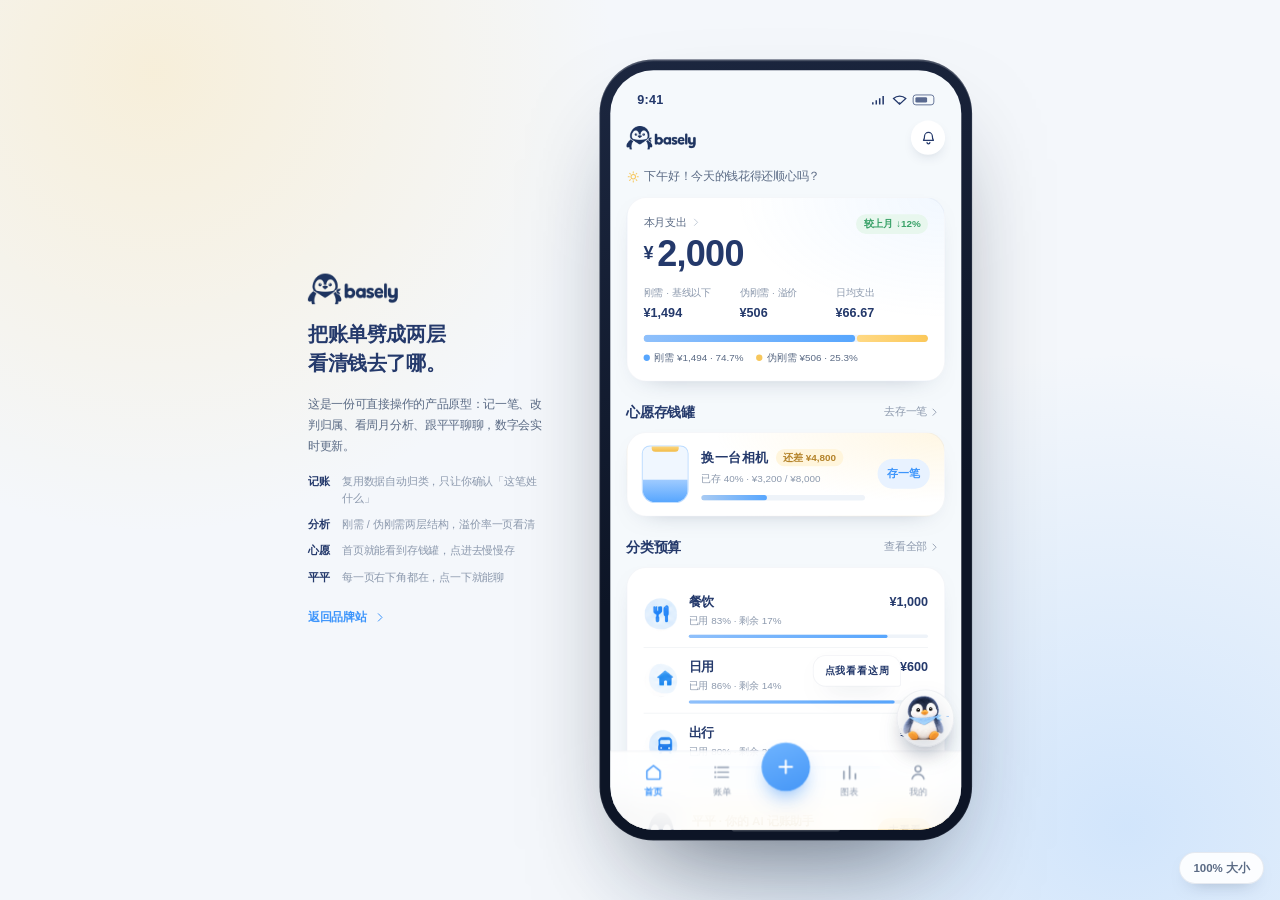
<file: app.html>
<!doctype html>
<html lang="zh-CN">
  <head>
    <meta charset="utf-8" />
    <meta name="viewport" content="width=device-width, initial-scale=1, viewport-fit=cover" />
    <title>Basely 基线 · App 原型</title>
    <meta name="description" content="基线 Basely —— 一款把日常开销劈成两层的辅助记账 App。为生活付费，为热爱认账。" />
    <link rel="icon" href="favicon.png" />
    <link rel="apple-touch-icon" href="app-icon-180.png" />
    <link rel="stylesheet" href="tokens.css?v=13" />
    <link rel="stylesheet" href="app.css?v=13" />
  </head>
  <body class="app-page">
    <!-- ============================== icon sprite ============================== -->
    <svg width="0" height="0" style="position: absolute" aria-hidden="true">
      <defs>
        <symbol id="i-home" viewBox="0 0 24 24"><path d="M4 10.5 12 4l8 6.5V19a1.5 1.5 0 0 1-1.5 1.5h-13A1.5 1.5 0 0 1 4 19z" fill="none" stroke="currentColor" stroke-width="1.7" stroke-linecap="round" stroke-linejoin="round"/></symbol>
        <symbol id="i-list" viewBox="0 0 24 24"><path d="M7 6h13M7 12h13M7 18h13" fill="none" stroke="currentColor" stroke-width="1.7" stroke-linecap="round"/><circle cx="4" cy="6" r="1.2" fill="currentColor"/><circle cx="4" cy="12" r="1.2" fill="currentColor"/><circle cx="4" cy="18" r="1.2" fill="currentColor"/></symbol>
        <symbol id="i-plus" viewBox="0 0 24 24"><path d="M12 5v14M5 12h14" fill="none" stroke="currentColor" stroke-width="2.2" stroke-linecap="round"/></symbol>
        <symbol id="i-chart" viewBox="0 0 24 24"><path d="M5 20V11M12 20V5M19 20v-6" fill="none" stroke="currentColor" stroke-width="1.9" stroke-linecap="round"/></symbol>
        <symbol id="i-user" viewBox="0 0 24 24"><circle cx="12" cy="8" r="3.6" fill="none" stroke="currentColor" stroke-width="1.7"/><path d="M4.8 20c1.1-3.6 3.8-5.4 7.2-5.4s6.1 1.8 7.2 5.4" fill="none" stroke="currentColor" stroke-width="1.7" stroke-linecap="round"/></symbol>
        <symbol id="i-bell" viewBox="0 0 24 24"><path d="M6.5 9.5a5.5 5.5 0 0 1 11 0c0 4 1.5 5.5 1.5 5.5H5s1.5-1.5 1.5-5.5Z" fill="none" stroke="currentColor" stroke-width="1.7" stroke-linejoin="round"/><path d="M10 18a2 2 0 0 0 4 0" fill="none" stroke="currentColor" stroke-width="1.7" stroke-linecap="round"/></symbol>
        <symbol id="i-settings" viewBox="0 0 24 24"><circle cx="12" cy="12" r="3" fill="none" stroke="currentColor" stroke-width="1.7"/><path d="M12 3.5v2M12 18.5v2M4.6 7.7l1.7 1M17.7 15.3l1.7 1M4.6 16.3l1.7-1M17.7 8.7l1.7-1" fill="none" stroke="currentColor" stroke-width="1.7" stroke-linecap="round"/></symbol>
        <symbol id="i-calendar" viewBox="0 0 24 24"><rect x="4" y="5.5" width="16" height="14" rx="3" fill="none" stroke="currentColor" stroke-width="1.7"/><path d="M4 10h16M8.5 3.5v4M15.5 3.5v4" fill="none" stroke="currentColor" stroke-width="1.7" stroke-linecap="round"/></symbol>
        <symbol id="i-search" viewBox="0 0 24 24"><circle cx="11" cy="11" r="6" fill="none" stroke="currentColor" stroke-width="1.8"/><path d="m16 16 4 4" fill="none" stroke="currentColor" stroke-width="1.8" stroke-linecap="round"/></symbol>
        <symbol id="i-chevron-right" viewBox="0 0 24 24"><path d="m9 5 7 7-7 7" fill="none" stroke="currentColor" stroke-width="1.9" stroke-linecap="round" stroke-linejoin="round"/></symbol>
        <symbol id="i-chevron-left" viewBox="0 0 24 24"><path d="m15 5-7 7 7 7" fill="none" stroke="currentColor" stroke-width="1.9" stroke-linecap="round" stroke-linejoin="round"/></symbol>
        <symbol id="i-chevron-down" viewBox="0 0 24 24"><path d="m5 9 7 7 7-7" fill="none" stroke="currentColor" stroke-width="1.9" stroke-linecap="round" stroke-linejoin="round"/></symbol>
        <symbol id="i-check" viewBox="0 0 24 24"><path d="m5 12.5 4.5 4.5L19 7" fill="none" stroke="currentColor" stroke-width="2.2" stroke-linecap="round" stroke-linejoin="round"/></symbol>
        <symbol id="i-close" viewBox="0 0 24 24"><path d="M6 6l12 12M18 6 6 18" fill="none" stroke="currentColor" stroke-width="2" stroke-linecap="round"/></symbol>
        <symbol id="i-backspace" viewBox="0 0 24 24"><path d="M9 5h10a2 2 0 0 1 2 2v10a2 2 0 0 1-2 2H9l-6-7 6-7Z" fill="none" stroke="currentColor" stroke-width="1.7" stroke-linejoin="round"/><path d="m12 9 5 6M17 9l-5 6" fill="none" stroke="currentColor" stroke-width="1.7" stroke-linecap="round"/></symbol>
        <symbol id="i-send" viewBox="0 0 24 24"><path d="M4 12 20 4l-5.5 16-3.2-6.4L4 12Z" fill="none" stroke="currentColor" stroke-width="1.7" stroke-linejoin="round"/></symbol>
        <symbol id="i-sun" viewBox="0 0 24 24"><circle cx="12" cy="12" r="4" fill="none" stroke="currentColor" stroke-width="1.8"/><path d="M12 3v2M12 19v2M3 12h2M19 12h2M5.6 5.6l1.4 1.4M17 17l1.4 1.4M5.6 18.4 7 17M17 7l1.4-1.4" fill="none" stroke="currentColor" stroke-width="1.8" stroke-linecap="round"/></symbol>
        <symbol id="i-star" viewBox="0 0 24 24"><path d="m12 4 2.4 5 5.6.7-4 3.9 1 5.4-5-2.7-5 2.7 1-5.4-4-3.9L9.6 9 12 4Z" fill="none" stroke="currentColor" stroke-width="1.6" stroke-linejoin="round"/></symbol>
        <symbol id="i-pen" viewBox="0 0 24 24"><path d="M15.5 4.5 19.5 8.5 8 20H4v-4L15.5 4.5Z" fill="none" stroke="currentColor" stroke-width="1.7" stroke-linejoin="round"/></symbol>
        <symbol id="i-pie" viewBox="0 0 24 24"><path d="M12 4a8 8 0 1 0 8 8h-8V4Z" fill="none" stroke="currentColor" stroke-width="1.7" stroke-linejoin="round"/><path d="M14 3.2A8 8 0 0 1 20.8 10H14V3.2Z" fill="none" stroke="currentColor" stroke-width="1.7" stroke-linejoin="round"/></symbol>
        <symbol id="i-bars" viewBox="0 0 24 24"><rect x="4" y="11" width="4" height="9" rx="1.2" fill="none" stroke="currentColor" stroke-width="1.7"/><rect x="10" y="5" width="4" height="15" rx="1.2" fill="none" stroke="currentColor" stroke-width="1.7"/><rect x="16" y="14" width="4" height="6" rx="1.2" fill="none" stroke="currentColor" stroke-width="1.7"/></symbol>
        <symbol id="i-heart" viewBox="0 0 24 24"><path d="M12 20s-7-4.4-7-9.2A4.2 4.2 0 0 1 12 8a4.2 4.2 0 0 1 7 2.8C19 15.6 12 20 12 20Z" fill="none" stroke="currentColor" stroke-width="1.7" stroke-linejoin="round"/></symbol>
        <symbol id="i-target" viewBox="0 0 24 24"><circle cx="12" cy="12" r="8" fill="none" stroke="currentColor" stroke-width="1.7"/><circle cx="12" cy="12" r="4" fill="none" stroke="currentColor" stroke-width="1.7"/><circle cx="12" cy="12" r="1" fill="currentColor"/></symbol>
        <symbol id="i-wallet" viewBox="0 0 24 24"><rect x="3.5" y="6" width="17" height="13" rx="3.5" fill="none" stroke="currentColor" stroke-width="1.7"/><path d="M3.5 10h17" fill="none" stroke="currentColor" stroke-width="1.7"/><circle cx="16.5" cy="14.5" r="1.2" fill="currentColor"/></symbol>
        <symbol id="i-sparkle" viewBox="0 0 24 24"><path d="M12 3.5 13.5 9l5.5 1.5-5.5 1.5L12 17.5 10.5 12 5 10.5 10.5 9 12 3.5Z" fill="none" stroke="currentColor" stroke-width="1.6" stroke-linejoin="round"/></symbol>
        <symbol id="i-shield" viewBox="0 0 24 24"><path d="M12 3.5 19 6v6c0 4.2-3 7-7 8.5C9 19 6 16.2 6 12V6l6-2.5Z" fill="none" stroke="currentColor" stroke-width="1.7" stroke-linejoin="round"/><path d="m9.2 12 2 2 3.6-3.8" fill="none" stroke="currentColor" stroke-width="1.7" stroke-linecap="round" stroke-linejoin="round"/></symbol>
        <symbol id="i-share" viewBox="0 0 24 24"><circle cx="17" cy="6" r="2.5" fill="none" stroke="currentColor" stroke-width="1.7"/><circle cx="7" cy="12" r="2.5" fill="none" stroke="currentColor" stroke-width="1.7"/><circle cx="17" cy="18" r="2.5" fill="none" stroke="currentColor" stroke-width="1.7"/><path d="m9.2 10.8 5.6-3.4M9.2 13.2l5.6 3.4" fill="none" stroke="currentColor" stroke-width="1.7" stroke-linecap="round"/></symbol>
        <symbol id="i-help" viewBox="0 0 24 24"><circle cx="12" cy="12" r="8" fill="none" stroke="currentColor" stroke-width="1.7"/><path d="M9.6 9.6A2.4 2.4 0 0 1 12 8c1.4 0 2.4.9 2.4 2.2 0 1.6-2.4 1.7-2.4 3.4" fill="none" stroke="currentColor" stroke-width="1.7" stroke-linecap="round"/><circle cx="12" cy="16.6" r="1" fill="currentColor"/></symbol>
        <symbol id="i-info" viewBox="0 0 24 24"><circle cx="12" cy="12" r="8" fill="none" stroke="currentColor" stroke-width="1.7"/><path d="M12 11v5" fill="none" stroke="currentColor" stroke-width="1.8" stroke-linecap="round"/><circle cx="12" cy="8.2" r="1.1" fill="currentColor"/></symbol>
        <symbol id="i-moon" viewBox="0 0 24 24"><path d="M19 14.5A7.5 7.5 0 0 1 9.5 5a7.5 7.5 0 1 0 9.5 9.5Z" fill="none" stroke="currentColor" stroke-width="1.7" stroke-linejoin="round"/></symbol>
        <symbol id="i-lock" viewBox="0 0 24 24"><rect x="5" y="10" width="14" height="10" rx="3" fill="none" stroke="currentColor" stroke-width="1.7"/><path d="M8.5 10V8a3.5 3.5 0 0 1 7 0v2" fill="none" stroke="currentColor" stroke-width="1.7" stroke-linecap="round"/></symbol>
        <symbol id="i-logout" viewBox="0 0 24 24"><path d="M14 5H7a2 2 0 0 0-2 2v10a2 2 0 0 0 2 2h7" fill="none" stroke="currentColor" stroke-width="1.7" stroke-linecap="round"/><path d="M17 8.5 20.5 12 17 15.5M11 12h9.5" fill="none" stroke="currentColor" stroke-width="1.7" stroke-linecap="round" stroke-linejoin="round"/></symbol>
        <symbol id="i-trophy" viewBox="0 0 24 24"><path d="M8 4h8v4a4 4 0 0 1-8 0V4Z" fill="none" stroke="currentColor" stroke-width="1.7" stroke-linejoin="round"/><path d="M8 5H5.5v1.5A3.5 3.5 0 0 0 9 10M16 5h2.5v1.5A3.5 3.5 0 0 1 15 10M12 12v5M8.5 20h7l-.8-2.5h-5.4L8.5 20Z" fill="none" stroke="currentColor" stroke-width="1.7" stroke-linecap="round" stroke-linejoin="round"/></symbol>
        <symbol id="i-flame" viewBox="0 0 24 24"><path d="M12 3s5 4 5 9a5 5 0 0 1-10 0c0-2 1-3.5 2-4.5 0 2 1 3 2 3s1-4 1-7.5Z" fill="none" stroke="currentColor" stroke-width="1.7" stroke-linejoin="round"/></symbol>
        <symbol id="i-coin" viewBox="0 0 24 24"><circle cx="12" cy="12" r="8" fill="none" stroke="currentColor" stroke-width="1.7"/><path d="M12 7.5v9M9.5 10h4a1.8 1.8 0 0 1 0 3.5h-4M9.5 13.5h4" fill="none" stroke="currentColor" stroke-width="1.5" stroke-linecap="round"/></symbol>
        <symbol id="i-gift" viewBox="0 0 24 24"><rect x="4" y="9" width="16" height="11" rx="2" fill="none" stroke="currentColor" stroke-width="1.7"/><path d="M4 13h16M12 9v11" fill="none" stroke="currentColor" stroke-width="1.7"/><path d="M12 9C10 9 8 8.2 8 6.5A2 2 0 0 1 12 6a2 2 0 0 1 4 .5C16 8.2 14 9 12 9Z" fill="none" stroke="currentColor" stroke-width="1.7"/></symbol>
        <symbol id="i-arrow-up" viewBox="0 0 24 24"><path d="M12 19V6M6.5 11.5 12 6l5.5 5.5" fill="none" stroke="currentColor" stroke-width="1.9" stroke-linecap="round" stroke-linejoin="round"/></symbol>
        <symbol id="i-grid" viewBox="0 0 24 24"><rect x="4" y="4" width="7" height="7" rx="2" fill="none" stroke="currentColor" stroke-width="1.7"/><rect x="13" y="4" width="7" height="7" rx="2" fill="none" stroke="currentColor" stroke-width="1.7"/><rect x="4" y="13" width="7" height="7" rx="2" fill="none" stroke="currentColor" stroke-width="1.7"/><rect x="13" y="13" width="7" height="7" rx="2" fill="none" stroke="currentColor" stroke-width="1.7"/></symbol>
        <symbol id="i-template" viewBox="0 0 24 24"><rect x="4" y="4" width="16" height="16" rx="4" fill="none" stroke="currentColor" stroke-width="1.7"/><path d="M4 9h16M9 9v11" fill="none" stroke="currentColor" stroke-width="1.7"/></symbol>
        <symbol id="i-dots" viewBox="0 0 24 24"><circle cx="6" cy="12" r="1.6" fill="currentColor"/><circle cx="12" cy="12" r="1.6" fill="currentColor"/><circle cx="18" cy="12" r="1.6" fill="currentColor"/></symbol>
        <symbol id="i-jar" viewBox="0 0 24 24"><path d="M7 7h10l1 3v9a2 2 0 0 1-2 2H8a2 2 0 0 1-2-2V10l1-3Z" fill="none" stroke="currentColor" stroke-width="1.7" stroke-linejoin="round"/><path d="M6 13h12" fill="none" stroke="currentColor" stroke-width="1.7"/><path d="M9 4h6" fill="none" stroke="currentColor" stroke-width="1.7" stroke-linecap="round"/></symbol>
        <symbol id="i-chat" viewBox="0 0 24 24"><path d="M20 12a7.5 7.5 0 0 1-7.5 7.5H8L4 22v-5.4A7.5 7.5 0 0 1 12.5 4.5 7.5 7.5 0 0 1 20 12Z" fill="none" stroke="currentColor" stroke-width="1.7" stroke-linejoin="round"/></symbol>
      </defs>
    </svg>

    <div class="stage-wrap">
      <div class="stage" id="stage">
      <aside class="stage-side">
        <img class="side-logo" src="logo-lockup.png" alt="basely" />
        <h1>把账单劈成两层<br />看清钱去了哪。</h1>
        <p>
          这是一份可直接操作的产品原型：记一笔、改判归属、看周月分析、跟平平聊聊，数字会实时更新。
        </p>
        <ul class="side-list">
          <li><b>记账</b><span>复用数据自动归类，只让你确认「这笔姓什么」</span></li>
          <li><b>分析</b><span>刚需 / 伪刚需两层结构，溢价率一页看清</span></li>
          <li><b>心愿</b><span>首页就能看到存钱罐，点进去慢慢存</span></li>
          <li><b>平平</b><span>每一页右下角都在，点一下就能聊</span></li>
        </ul>
        <a class="side-link" href="index.html">
          返回品牌站
          <svg><use href="#i-chevron-right" /></svg>
        </a>
      </aside>

      <div class="phone">
        <div class="device">
          <div class="statusbar">
            <span>9:41</span>
            <span class="sb-right">
              <svg viewBox="0 0 20 14" fill="none"><path d="M1 10h2v3H1zM5.5 7.5h2V13h-2zM10 5h2v8h-2zM14.5 2h2v11h-2z" fill="currentColor"/></svg>
              <svg viewBox="0 0 18 14" fill="none"><path d="M9 12.6 1 5.2A11.5 11.5 0 0 1 17 5.2L9 12.6Z" fill="none" stroke="currentColor" stroke-width="1.6"/><circle cx="9" cy="11" r="1" fill="currentColor"/></svg>
              <span class="battery"></span>
            </span>
          </div>

          <div class="app" id="app" data-view="home">
            <div class="views" id="views">
              <!-- ============================ 首页 ============================ -->
              <section class="view active" id="v-home" data-view="home">
                <div class="app-head">
                  <img class="logo" src="logo-lockup.png" alt="basely" />
                  <div class="head-actions">
                    <button class="icon-btn" data-act="toast" data-msg="暂无新提醒，平平会替你盯着预算 🙂">
                      <svg><use href="#i-bell" /></svg>
                    </button>
                  </div>
                </div>
                <div class="greet">
                  <svg class="sun"><use href="#i-sun" /></svg>
                  <span id="greet-text">早上好！今天也要好好记账呀～</span>
                </div>

                <div class="pad">
                  <div class="card total-card" data-go="charts">
                    <div class="total-top">
                      <div>
                        <div class="label">本月支出 <svg width="12" height="12" style="color: var(--ink-4)"><use href="#i-chevron-right" /></svg></div>
                        <div class="total-amount"><span class="cur">¥</span><span class="v" id="home-total">2,000</span></div>
                      </div>
                      <span class="chip green" id="home-delta">较上月 ↓12%</span>
                    </div>
                    <div class="total-meta" id="home-meta"></div>
                    <div class="stack">
                      <div class="stack-bar"><i class="need" style="width: 74.7%"></i><i class="want" style="width: 25.3%"></i></div>
                      <div class="legend" id="home-legend"></div>
                    </div>
                  </div>

                  <!-- 心愿存钱罐（首页快捷模块） -->
                  <div class="sec-head">
                    <h3>心愿存钱罐</h3>
                    <button class="more" data-go="wish">去存一笔 <svg><use href="#i-chevron-right" /></svg></button>
                  </div>
                  <button class="card wish-home" data-go="wish" id="wish-home"></button>

                  <div class="sec-head">
                    <h3>分类预算</h3>
                    <button class="more" data-go="budget">查看全部 <svg><use href="#i-chevron-right" /></svg></button>
                  </div>
                  <div class="card budget-card" id="home-budgets"></div>

                  <div class="card ai-card" style="margin-top: 12px">
                    <div class="ava"><img src="avatar-flat.png" alt="" /></div>
                    <div class="txt">
                      <div class="t">平平 · 你的 AI 记账助手</div>
                      <div class="d" id="ai-tip">本月餐饮支出比基线高 33% 哦～ 继续加油！</div>
                    </div>
                    <button class="go" data-go="ai">去看看</button>
                  </div>

                  <div class="sec-head">
                    <h3>今日账单</h3>
                    <button class="more" data-go="records">查看全部 <svg><use href="#i-chevron-right" /></svg></button>
                  </div>
                  <div class="card" style="padding: 2px 16px" id="home-today"></div>
                </div>
              </section>

              <!-- ============================ 账单 ============================ -->
              <section class="view" id="v-records" data-view="records">
                <div class="nav-head">
                  <button class="nav-btn" data-act="toast" data-msg="按类目 / 金额 / 时间筛选"><svg><use href="#i-search" /></svg></button>
                  <div class="title">账单详情</div>
                  <button class="nav-btn" data-act="toast" data-msg="10 月 1 日 — 10 月 31 日"><svg><use href="#i-calendar" /></svg></button>
                </div>
                <div class="pad">
                  <div style="display: flex; align-items: center; justify-content: space-between">
                    <button class="month-chip" data-act="toast" data-msg="切换月份">
                      10月 <svg width="14" height="14"><use href="#i-chevron-down" /></svg>
                    </button>
                    <div style="font-size: 11px; color: var(--ink-3)">
                      支出 <b class="num" style="color: var(--navy); font-size: 15px">¥2,000</b>
                    </div>
                  </div>
                  <div class="seg filter" id="rec-filter" style="margin-top: 12px">
                    <button class="on" data-filter="all">全部</button>
                    <button data-filter="need">刚需</button>
                    <button data-filter="want">伪刚需</button>
                  </div>
                  <div id="rec-list"></div>
                </div>
              </section>

              <!-- ============================ 添加记账 ============================ -->
              <section class="view no-tab" id="v-add" data-view="add">
                <div class="add-head">
                  <button class="nav-btn text" data-act="close-add">取消</button>
                  <div class="t">添加记账</div>
                  <button class="chip" data-act="toast" data-msg="已套用「工作午餐 ¥32」模板"><svg width="12" height="12"><use href="#i-template" /></svg> 模板</button>
                </div>
                <div class="pad add-pad" id="add-pad">
                  <div class="add-cats" id="add-cats"></div>

                  <div class="amount-line" id="amount-line">
                    <span class="lbl">金额</span>
                    <span class="val zero" id="add-amount"><span class="u">¥</span>0<span class="caret"></span></span>
                  </div>

                  <div class="baseline-card" id="baseline">
                    <div class="row1">
                      <span>你的餐饮基线 <b id="bl-base">¥13</b></span>
                      <span>这笔高出 <b id="bl-gap">¥19</b></span>
                    </div>
                    <div class="judge">
                      <button data-judge="need">这笔姓生活</button>
                      <button data-judge="want" class="on">这笔姓爱好</button>
                    </div>
                    <div class="hint">机器只负责算差额，这笔钱怎么归属，始终由你决定。</div>
                  </div>

                  <div class="form-rows">
                    <button class="form-row" data-pick="date">
                      <svg><use href="#i-calendar" /></svg><span>日期</span>
                      <span class="v" id="add-date">10月13日 · 今天 <svg><use href="#i-chevron-right" /></svg></span>
                    </button>
                    <button class="form-row" data-pick="account">
                      <svg><use href="#i-wallet" /></svg><span>账户</span>
                      <span class="v" id="add-account">微信钱包 <svg><use href="#i-chevron-right" /></svg></span>
                    </button>
                    <div class="form-row">
                      <svg><use href="#i-pen" /></svg><span>备注</span>
                      <input id="add-note" placeholder="输入备注（选填）" maxlength="24" />
                    </div>
                  </div>

                  <button class="btn" id="save-inline" data-act="save-record">保存这笔</button>
                </div>

                <div class="keypad" id="keypad">
                  <button data-k="1">1</button><button data-k="2">2</button><button data-k="3">3</button>
                  <button data-k="4">4</button><button data-k="5">5</button><button data-k="6">6</button>
                  <button data-k="7">7</button><button data-k="8">8</button><button data-k="9">9</button>
                  <button data-k=".">.</button><button data-k="0">0</button>
                  <button class="fn" data-k="del"><svg><use href="#i-backspace" /></svg></button>
                  <button class="fn" data-act="keypad-hide"><span class="hide-txt">收起</span></button>
                  <button class="save" data-act="save-record" style="grid-column: span 2">保存</button>
                </div>
              </section>

              <!-- ============================ 分类 ============================ -->
              <section class="view" id="v-category" data-view="category">
                <div class="nav-head">
                  <div style="width: 34px"></div>
                  <div class="title">支出分类</div>
                  <button class="nav-btn" data-act="toast" data-msg="已按金额从高到低排序"><svg><use href="#i-grid" /></svg></button>
                </div>
                <div class="pad">
                  <div class="card" style="padding: 16px 18px">
                    <div style="display: flex; align-items: baseline; justify-content: space-between">
                      <span style="font-size: 12px; color: var(--ink-2)">本月支出（总计）</span>
                      <span class="chip yellow" style="height: 20px">伪刚需 25.3%</span>
                    </div>
                    <div class="total-amount"><span class="cur">¥</span><span class="v" style="font-size: 34px">2,000</span></div>
                    <div class="stack-bar" style="margin-top: 10px"><i class="need" style="width: 74.7%"></i><i class="want" style="width: 25.3%"></i></div>
                    <div class="legend" style="justify-content: space-between; margin-top: 8px">
                      <span><i></i> 刚需 ¥1,494 · 74.7%</span>
                      <span><i class="y"></i> 伪刚需 ¥506 · 25.3%</span>
                    </div>
                  </div>
                  <div class="sec-head">
                    <h3>支出分类</h3>
                    <span class="more">全部 8 项</span>
                  </div>
                  <div class="card" style="padding: 8px 10px"><div class="cat-grid" id="cat-grid"></div></div>
                </div>
              </section>

              <!-- ============================ 图表 ============================ -->
              <section class="view" id="v-charts" data-view="charts">
                <div class="nav-head">
                  <div style="width: 34px"></div>
                  <div class="title">统计</div>
                  <button class="nav-btn" data-act="toast" data-msg="10 月 7 日 — 10 月 13 日"><svg><use href="#i-calendar" /></svg></button>
                </div>
                <div class="pad">
                  <div class="seg" id="chart-seg" style="margin-bottom: 12px">
                    <button class="on" data-range="week">周分析</button>
                    <button data-range="month">月分析</button>
                  </div>

                  <div class="card" style="padding: 16px 18px">
                    <div style="display: flex; align-items: flex-start; justify-content: space-between">
                      <div>
                        <div style="font-size: 12px; color: var(--ink-2)" id="ch-label">本周总支出</div>
                        <div class="total-amount"><span class="cur">¥</span><span class="v" style="font-size: 32px" id="ch-total">512</span></div>
                        <div style="font-size: 11px; color: var(--ink-3); margin-top: 2px">
                          较上周 <span id="ch-delta" style="color: #3aa269; font-weight: 600">↓ 8.4%</span>
                        </div>
                      </div>
                      <img src="penguin-flat-front.png" alt="" style="width: 58px; margin-top: -4px" />
                    </div>
                    <div class="stack-bar" style="margin-top: 10px"><i class="need" id="ch-need" style="width: 70%"></i><i class="want" id="ch-want" style="width: 30%"></i></div>
                    <div class="legend" style="justify-content: space-between; margin-top: 8px">
                      <span><i></i> 刚需 <span id="ch-need-pct">70%</span></span>
                      <span><i class="y"></i> 伪刚需 <span id="ch-want-pct">30%</span></span>
                    </div>
                  </div>

                  <div class="card chart-card" style="margin-top: 12px">
                    <div class="chart-head">
                      <h3>支出趋势</h3>
                      <div class="legend"><span><i></i> 刚需</span><span><i class="y"></i> 伪刚需</span></div>
                    </div>
                    <div id="ch-trend"></div>
                  </div>

                  <div class="card chart-card" style="margin-top: 12px">
                    <div class="chart-head"><h3>分类占比</h3></div>
                    <div id="ch-donut"></div>
                  </div>

                  <div class="comment-card">
                    <img src="penguin-face-calm.png" alt="" />
                    <div class="b" id="ch-comment">
                      <div class="nm">平平：</div>
                      本周餐饮占了 <b>42%</b>，伪刚需部分主要来自两次外卖。
                    </div>
                  </div>
                </div>
              </section>

              <!-- ============================ AI 助手 ============================ -->
              <section class="view no-tab chat-view" id="v-ai" data-view="ai">
                <div class="chat-head">
                  <div class="nav-head" style="padding-bottom: 0">
                    <button class="nav-btn" data-act="back"><svg><use href="#i-chevron-left" /></svg></button>
                    <div style="display: flex; align-items: center; gap: 8px; flex: 1; justify-content: center">
                      <div style="width: 30px; height: 30px; border-radius: 50%; overflow: hidden; background: #fff">
                        <img src="avatar-flat.png" alt="" style="width: 100%; height: 100%; object-fit: cover" />
                      </div>
                      <div style="line-height: 1.2">
                        <div style="font-size: 14px; font-weight: 700; color: var(--navy)">AI 助手</div>
                        <div style="font-size: 10px; color: #3aa269" id="ai-status">平平 · 在线</div>
                      </div>
                    </div>
                    <button class="nav-btn" data-act="toast" data-msg="语音功能演示中"><svg><use href="#i-sun" /></svg></button>
                  </div>
                </div>
                <div class="chat-scroll" id="chat-scroll"></div>
                <div class="chips-row" id="chat-chips">
                  <button data-say="帮我看看这周的消费">帮我看看这周</button>
                  <button data-say="餐饮花多了吗">餐饮花多了吗</button>
                  <button data-say="怎么设一个爱好预算">怎么设预算</button>
                  <button data-say="我想存钱买相机">我想存钱买相机</button>
                </div>
                <div class="chat-input">
                  <input id="chat-text" placeholder="发消息给平平…" maxlength="40" />
                  <button class="send" id="chat-send"><svg><use href="#i-send" /></svg></button>
                </div>
              </section>

              <!-- ============================ 我的 ============================ -->
              <section class="view" id="v-me" data-view="me">
                <div class="nav-head" style="padding-bottom: 0">
                  <div style="width: 34px"></div>
                  <div class="title"></div>
                  <button class="nav-btn" data-go="settings"><svg><use href="#i-settings" /></svg></button>
                </div>
                <div class="profile-head">
                  <div class="ava"><img src="avatar-flat.png" alt="" /></div>
                  <div>
                    <div class="nm">平平的主人</div>
                    <span class="lv"><svg width="10" height="10"><use href="#i-star" /></svg> Lv3 记账达人</span>
                  </div>
                  <div class="quote">记录每一笔<br />都是更好的自己！</div>
                </div>

                <div class="pad">
                  <div class="card" style="margin-top: 14px">
                    <div class="stat-duo">
                      <div>
                        <div class="k"><svg><use href="#i-calendar" /></svg> 记账天数</div>
                        <div class="v">128<small>天</small></div>
                        <div class="sub"><span class="chip green" style="height: 18px; font-size: 9.5px">连续 7 天</span></div>
                      </div>
                      <div>
                        <div class="k"><svg><use href="#i-coin" /></svg> 本月记账</div>
                        <div class="v">¥2,000</div>
                        <div class="sub">较上月 <span class="up">+18% ↗</span></div>
                      </div>
                    </div>
                  </div>

                  <div class="sec-head"><h3>本月预算</h3><span class="more">剩余 33%</span></div>
                  <div class="card" style="padding: 2px 16px">
                    <div class="budget-row">
                      <img class="cat-icon" src="cat-food.png" alt="" />
                      <div class="info">
                        <div class="t"><span>餐饮</span><b>¥1,000 / ¥1,200</b></div>
                        <div class="mini-bar"><i style="width: 83%"></i></div>
                      </div>
                    </div>
                    <div class="budget-row">
                      <img class="cat-icon" src="cat-shopping.png" alt="" />
                      <div class="info">
                        <div class="t"><span>购物</span><b>¥0 / ¥900</b></div>
                        <div class="mini-bar"><i style="width: 2%"></i></div>
                      </div>
                    </div>
                    <div class="budget-row">
                      <img class="cat-icon" src="cat-transport.png" alt="" />
                      <div class="info">
                        <div class="t"><span>出行</span><b>¥400 / ¥600</b></div>
                        <div class="mini-bar"><i style="width: 66%"></i></div>
                      </div>
                    </div>
                  </div>

                  <div class="sec-head"><h3>快捷入口</h3><span class="more">全部 ›</span></div>
                  <div class="card" style="padding: 8px">
                    <div class="quick-grid">
                      <button data-go="add"><span class="qi blue"><svg><use href="#i-plus" /></svg></span>记一笔</button>
                      <button data-go="budget"><span class="qi yellow"><svg><use href="#i-pie" /></svg></span>预算管理</button>
                      <button data-go="charts"><span class="qi sky"><svg><use href="#i-bars" /></svg></span>账单统计</button>
                      <button data-go="wish"><span class="qi pink"><svg><use href="#i-heart" /></svg></span>心愿清单</button>
                    </div>
                  </div>

                  <div class="sec-head"><h3>我的成就</h3><button class="more" data-go="achievements">查看全部 <svg><use href="#i-chevron-right" /></svg></button></div>
                  <div class="card" style="padding: 14px 8px 10px">
                    <div class="badges">
                      <div class="badge-item on"><div class="hex"><svg><use href="#i-calendar" /></svg></div>7天打卡<span class="st">进行中</span></div>
                      <div class="badge-item gold"><div class="hex"><svg><use href="#i-star" /></svg></div>月度之星<span class="st">1/3</span></div>
                      <div class="badge-item coral"><div class="hex"><svg><use href="#i-bars" /></svg></div>消费达人<span class="st">2/5</span></div>
                      <div class="badge-item"><div class="hex"><svg><use href="#i-coin" /></svg></div>理财新手<span class="st">0/3</span></div>
                    </div>
                  </div>

                  <div class="card" style="margin-top: 12px; padding: 2px 16px">
                    <button class="list-row" data-go="settings">
                      <span class="ic"><svg><use href="#i-settings" /></svg></span>
                      设置
                      <span class="arr"><svg><use href="#i-chevron-right" /></svg></span>
                    </button>
                    <button class="list-row" data-act="toast" data-msg="已生成你的邀请卡片">
                      <span class="ic"><svg><use href="#i-share" /></svg></span>
                      分享给好友<span class="sub">一起养成记账好习惯吧～</span>
                      <span class="arr"><svg><use href="#i-chevron-right" /></svg></span>
                    </button>
                  </div>
                </div>
              </section>

              <!-- ============================ 设置 ============================ -->
              <section class="view no-tab" id="v-settings" data-view="settings">
                <div class="nav-head">
                  <button class="nav-btn" data-act="back"><svg><use href="#i-chevron-left" /></svg></button>
                  <div class="title">设置</div>
                  <div style="width: 34px"></div>
                </div>
                <div class="pad">
                  <div class="card" style="padding: 12px; display: flex; align-items: center; gap: 10px">
                    <div style="width: 42px; height: 42px; border-radius: 50%; overflow: hidden; background: #f2f7fd">
                      <img src="avatar-flat.png" alt="" style="width: 100%; height: 100%; object-fit: cover" />
                    </div>
                    <div>
                      <div style="font-size: 14px; font-weight: 700; color: var(--navy)">平平的主人</div>
                      <div style="font-size: 11px; color: var(--ink-3)">basely_2024</div>
                    </div>
                    <span class="arr" style="margin-left: auto; color: var(--ink-4)"><svg width="16" height="16"><use href="#i-chevron-right" /></svg></span>
                  </div>

                  <div class="card" style="margin-top: 12px; padding: 2px 16px">
                    <button class="list-row" data-act="toast" data-msg="手机号 · 微信绑定 · 账号管理">
                      <span class="ic"><svg><use href="#i-shield" /></svg></span>
                      账号与安全<span class="sub">手机号 · 微信绑定 · 账号管理</span>
                      <span class="arr"><svg><use href="#i-chevron-right" /></svg></span>
                    </button>
                    <div class="list-row">
                      <span class="ic"><svg><use href="#i-bell" /></svg></span>
                      通知设置<span class="sub">推送通知 · 记账提醒 · 预算提醒</span>
                      <span class="switch on" data-toggle></span>
                    </div>
                    <button class="list-row" data-act="toast" data-msg="跟随系统 · 浅色 · 深色">
                      <span class="ic"><svg><use href="#i-moon" /></svg></span>
                      主题外观<span class="sub">跟随系统 · 浅色 · 深色</span>
                      <span class="arr"><svg><use href="#i-chevron-right" /></svg></span>
                    </button>
                    <button class="list-row" data-act="toast" data-msg="仅读取消费金额与类目，随时可撤销授权">
                      <span class="ic"><svg><use href="#i-lock" /></svg></span>
                      隐私设置<span class="sub">数据加密 · 权限管理</span>
                      <span class="arr"><svg><use href="#i-chevron-right" /></svg></span>
                    </button>
                    <button class="list-row" data-act="toast" data-msg="感谢反馈，平平会认真看每一条">
                      <span class="ic"><svg><use href="#i-help" /></svg></span>
                      帮助与反馈<span class="sub">使用问题 · 意见反馈</span>
                      <span class="arr"><svg><use href="#i-chevron-right" /></svg></span>
                    </button>
                    <button class="list-row" data-act="toast" data-msg="Basely 1.2.0 · 一款辅助记账 App">
                      <span class="ic"><svg><use href="#i-info" /></svg></span>
                      关于 Basely<span class="sub">版本 1.2.0 · 了解我们</span>
                      <span class="arr"><svg><use href="#i-chevron-right" /></svg></span>
                    </button>
                  </div>

                  <div class="btn ghost" style="margin-top: 18px" data-act="toast" data-msg="已退出登录（演示）">退出登录</div>
                </div>
              </section>

              <!-- ============================ 成就 ============================ -->
              <section class="view no-tab" id="v-achievements" data-view="achievements">
                <div class="nav-head">
                  <button class="nav-btn" data-act="back"><svg><use href="#i-chevron-left" /></svg></button>
                  <div class="title">成就与提醒</div>
                  <button class="nav-btn" data-act="toast" data-msg="每周获得一次勋章进度"><svg><use href="#i-help" /></svg></button>
                </div>
                <div class="pad">
                  <div class="banner">
                    <div class="glow"></div>
                    <img src="penguin-3d-tall.png" alt="平平" />
                    <div class="ribbon">记账小能手</div>
                    <div class="cap">已连续记账 7 天<br />再坚持 23 天解锁下一个徽章</div>
                  </div>

                  <div class="sec-head"><h3>我的成就</h3><span class="more">查看全部</span></div>
                  <div class="card" style="padding: 14px 8px 10px">
                    <div class="badges">
                      <div class="badge-item on"><div class="hex"><svg><use href="#i-calendar" /></svg></div>7天打卡<span class="st">进行中</span></div>
                      <div class="badge-item gold"><div class="hex"><svg><use href="#i-star" /></svg></div>月度之星<span class="st">1/3</span></div>
                      <div class="badge-item coral"><div class="hex"><svg><use href="#i-bars" /></svg></div>消费达人<span class="st">2/5</span></div>
                      <div class="badge-item"><div class="hex"><svg><use href="#i-coin" /></svg></div>理财新手<span class="st">0/3</span></div>
                    </div>
                  </div>

                  <div class="sec-head"><h3>打卡进度</h3><span class="more">连续记账 7 天</span></div>
                  <div class="card" style="padding: 6px 12px 12px">
                    <div class="streak">
                      <div class="d on"><div class="dot"><svg><use href="#i-check" /></svg></div><span>1</span></div>
                      <div class="d on"><div class="dot"><svg><use href="#i-check" /></svg></div><span>2</span></div>
                      <div class="d on"><div class="dot"><svg><use href="#i-check" /></svg></div><span>3</span></div>
                      <div class="d on"><div class="dot"><svg><use href="#i-check" /></svg></div><span>4</span></div>
                      <div class="d on"><div class="dot"><svg><use href="#i-check" /></svg></div><span>5</span></div>
                      <div class="d on"><div class="dot"><svg><use href="#i-check" /></svg></div><span>6</span></div>
                      <div class="d today"><div class="dot" style="font-size: 10px; color: var(--blue-strong); font-weight: 700">7</div><span>今天</span></div>
                    </div>
                  </div>

                  <div class="sec-head"><h3>温柔提醒</h3></div>
                  <div class="remind">
                    <div class="tx">今天的奶茶很好喝，但下次可以先记账哦～<br />你的每一笔支出，都值得被认真对待。</div>
                    <img src="penguin-face-love.png" alt="" />
                  </div>
                </div>
              </section>

              <!-- ============================ 预算计划 ============================ -->
              <section class="view no-tab" id="v-plan" data-view="plan">
                <div class="nav-head">
                  <button class="nav-btn" data-act="back"><svg><use href="#i-chevron-left" /></svg></button>
                  <div class="title">预算计划</div>
                  <button class="nav-btn" data-act="toast" data-msg="10 月 1 日 — 10 月 31 日"><svg><use href="#i-calendar" /></svg></button>
                </div>
                <div class="pad">
                  <div class="hero-navy">
                    <div class="lab">本月预算总额 <span class="chip" style="height: 18px; background: rgba(255,255,255,.16); color: #fff">已用 67%</span></div>
                    <div class="big">¥3,000</div>
                    <div class="bar"><i style="width: 67%"></i></div>
                    <div class="foot"><span>¥2,000 / ¥3,000</span><span>剩余 ¥1,000</span></div>
                    <div class="peng"><img src="pos-act-rest.webp" alt="" /></div>
                  </div>

                  <div class="stat3">
                    <div><div class="k">本月支出</div><div class="v">¥2,000</div></div>
                    <div><div class="k">剩余预算</div><div class="v">¥1,000</div></div>
                    <div><div class="k">日均支出</div><div class="v">¥66.7</div></div>
                  </div>

                  <div class="sec-head"><h3>本月支出总结</h3><span class="more">明细 ›</span></div>
                  <div class="card" style="padding: 6px 16px 12px" id="plan-rows"></div>

                  <div class="comment-card" style="margin-top: 12px">
                    <img src="penguin-face-happy.png" alt="" />
                    <div class="b">
                      <div class="nm">平平：</div>
                      本月很稳！<br />伪刚需占比 <b>25.3%</b>，比上月下降 3.2%，继续保持哦～
                    </div>
                  </div>

                  <div class="btn" style="margin-top: 16px" data-go="budget">调整预算</div>
                </div>
              </section>

              <!-- ============================ 预算设置 ============================ -->
              <section class="view no-tab" id="v-budget" data-view="budget">
                <div class="nav-head">
                  <button class="nav-btn" data-act="back"><svg><use href="#i-chevron-left" /></svg></button>
                  <div class="title">预算设置</div>
                  <button class="nav-btn" data-act="toast" data-msg="预算按「刚需 / 伪刚需」两层分配"><svg><use href="#i-help" /></svg></button>
                </div>
                <div class="pad">
                  <div style="display: flex; gap: 10px; align-items: center; background: linear-gradient(120deg, #fffdf6, #fff6e2); border: 1px solid rgba(247, 199, 92, 0.35); border-radius: 18px; padding: 12px">
                    <img src="penguin-face-happy.png" alt="" style="width: 46px; height: 46px; border-radius: 50%; flex: none" />
                    <div style="font-size: 11.5px; color: #9a6b18; line-height: 1.7">
                      合理分配预算，让每一分钱都更有价值～<br />
                      <span style="opacity: 0.75">超限只提示，不拦截。</span>
                    </div>
                  </div>

                  <div class="sec-head" style="margin-top: 18px">
                    <h3>按分类设置</h3>
                    <span class="more">预算只作用于支出</span>
                  </div>

                  <div class="card" style="margin-top: 12px; padding: 16px 18px">
                    <div style="display: flex; align-items: center; justify-content: space-between">
                      <span style="font-size: 12px; color: var(--ink-2)">总预算</span>
                      <span class="chip">修改</span>
                    </div>
                    <div class="total-amount">
                      <span class="cur">¥</span><span class="v" style="font-size: 34px" id="bg-total">3,000</span>
                      <span style="font-size: 12px; color: var(--ink-3); margin-left: 4px">/ 月</span>
                    </div>
                    <div class="stack-bar" style="margin-top: 10px"><i class="need" id="bg-used" style="width: 67%"></i></div>
                    <div style="display: flex; justify-content: space-between; font-size: 11px; color: var(--ink-3); margin-top: 6px">
                      <span>已使用 <b id="bg-used-pct" style="color: var(--navy)">67%</b></span>
                      <span>¥2,000 / ¥3,000</span>
                    </div>
                  </div>

                  <div class="sec-head"><h3>分类预算（刚需 / 伪刚需分层）</h3></div>

                  <div class="block-need">
                    <div class="block-head">
                      <span class="badge">刚需</span> 60% <span class="sum" id="bg-need-sum">¥1,800 / ¥3,000</span>
                    </div>
                    <div class="slider-row">
                      <div class="top"><span>餐饮</span><span class="pct" data-pct="food">40%</span><span class="money" data-money="food">¥1,200</span></div>
                      <input type="range" min="0" max="80" value="40" data-slider="food" />
                    </div>
                    <div class="slider-row">
                      <div class="top"><span>交通</span><span class="pct" data-pct="travel">20%</span><span class="money" data-money="travel">¥600</span></div>
                      <input type="range" min="0" max="80" value="20" data-slider="travel" />
                    </div>
                  </div>

                  <div class="block-want">
                    <div class="block-head">
                      <span class="badge">伪刚需</span> 40% <span class="sum" id="bg-want-sum">¥1,200 / ¥3,000</span>
                    </div>
                    <div class="slider-row">
                      <div class="top"><span>购物</span><span class="pct" data-pct="shopping">30%</span><span class="money" data-money="shopping">¥900</span></div>
                      <input type="range" class="want" min="0" max="80" value="30" data-slider="shopping" />
                    </div>
                    <div class="slider-row">
                      <div class="top"><span>娱乐</span><span class="pct" data-pct="fun">10%</span><span class="money" data-money="fun">¥300</span></div>
                      <input type="range" class="want" min="0" max="80" value="10" data-slider="fun" />
                    </div>
                  </div>

                  <div class="btn" style="margin-top: 16px" data-act="save-budget">保存设置</div>
                </div>
              </section>

              <!-- ============================ 心愿存钱罐 ============================ -->
              <section class="view no-tab" id="v-wish" data-view="wish">
                <div class="nav-head">
                  <button class="nav-btn" data-act="back"><svg><use href="#i-chevron-left" /></svg></button>
                  <div class="title">心愿存钱罐</div>
                  <button class="nav-btn" data-act="toast" data-msg="存与不存、存多少，都由你决定"><svg><use href="#i-heart" /></svg></button>
                </div>
                <div class="pad">
                  <div class="card jar-card">
                    <div class="wish-current">
                      <span>当前心愿</span>
                      <b id="wish-title">还没有心愿</b>
                      <button class="wish-edit" data-act="wish-edit" aria-label="编辑心愿" style="display: none">✎</button>
                    </div>

                    <div class="bottle-stage">
                      <div class="stage-sky" aria-hidden="true">
                        <i class="spark" style="--x:13%;--y:17%;--s:9px;--dl:0s"></i>
                        <i class="spark" style="--x:83%;--y:11%;--s:12px;--dl:-1.4s"></i>
                        <i class="spark" style="--x:71%;--y:39%;--s:7px;--dl:-2.6s"></i>
                        <i class="spark" style="--x:23%;--y:53%;--s:6px;--dl:-3.4s"></i>
                        <i class="spark" style="--x:89%;--y:67%;--s:8px;--dl:-0.8s"></i>
                        <i class="spark" style="--x:9%;--y:75%;--s:5px;--dl:-2.1s"></i>
                        <i class="dust" style="--x:30%;--y:90%;--dl:0s"></i>
                        <i class="dust" style="--x:64%;--y:94%;--dl:-2s"></i>
                        <i class="dust" style="--x:46%;--y:80%;--dl:-4s"></i>
                        <i class="dust" style="--x:77%;--y:86%;--dl:-1s"></i>
                        <i class="dust" style="--x:18%;--y:63%;--dl:-5.5s"></i>
                      </div>
                      <div class="star-wrap">
                        <svg class="star-svg" viewBox="0 0 200 264" aria-hidden="true">
                          <defs>
                            <clipPath id="starClip"><path d="M112.50 105.60 L117.32 118.57 Q121.16 128.88 132.15 129.34 L170.80 130.96 Q181.79 131.42 173.17 138.26 L142.86 162.29 Q134.24 169.12 137.19 179.72 L147.59 216.98 Q150.55 227.58 141.39 221.49 L109.16 200.09 Q100.00 194.00 90.84 200.09 L58.61 221.49 Q49.45 227.58 52.41 216.98 L62.81 179.72 Q65.76 169.12 57.14 162.29 L26.83 138.26 Q18.21 131.42 29.20 130.96 L67.85 129.34 Q78.84 128.88 82.68 118.57 L87.50 105.60 L87.50 92.00 Q87.50 88.00 91.50 88.00 L108.50 88.00 Q112.50 88.00 112.50 92.00 L112.50 105.60 Z" /></clipPath>
                            <linearGradient id="glassGrad" x1="0.15" y1="0" x2="0.85" y2="1">
                              <stop offset="0" stop-color="#ffffff" stop-opacity="0.5" />
                              <stop offset="0.45" stop-color="#dcefff" stop-opacity="0.24" />
                              <stop offset="1" stop-color="#a8cdf8" stop-opacity="0.2" />
                            </linearGradient>
                            <linearGradient id="liquidGrad" x1="0" y1="0" x2="0.3" y2="1">
                              <stop offset="0" stop-color="#bfe4ff" />
                              <stop offset="0.35" stop-color="#6fb6ff" />
                              <stop offset="1" stop-color="#2f7fe6" />
                            </linearGradient>
                            <linearGradient id="corkGrad" x1="0" y1="0" x2="1" y2="0">
                              <stop offset="0" stop-color="#b8946a" />
                              <stop offset="0.25" stop-color="#f0dfc6" />
                              <stop offset="0.6" stop-color="#fbf3e4" />
                              <stop offset="1" stop-color="#b9946b" />
                            </linearGradient>
                            <radialGradient id="glowGrad" cx="0.5" cy="0.5" r="0.5">
                              <stop offset="0" stop-color="#7ec2ff" stop-opacity="0.55" />
                              <stop offset="1" stop-color="#7ec2ff" stop-opacity="0" />
                            </radialGradient>
                            <filter id="blur3"><feGaussianBlur stdDeviation="3" /></filter>
                            <filter id="blur6"><feGaussianBlur stdDeviation="6" /></filter>
                            <filter id="glow"><feGaussianBlur stdDeviation="8" /></filter>
                          </defs>

                          <!-- 瓶体（玻璃壳） -->
                          <path d="M112.50 105.60 L117.32 118.57 Q121.16 128.88 132.15 129.34 L170.80 130.96 Q181.79 131.42 173.17 138.26 L142.86 162.29 Q134.24 169.12 137.19 179.72 L147.59 216.98 Q150.55 227.58 141.39 221.49 L109.16 200.09 Q100.00 194.00 90.84 200.09 L58.61 221.49 Q49.45 227.58 52.41 216.98 L62.81 179.72 Q65.76 169.12 57.14 162.29 L26.83 138.26 Q18.21 131.42 29.20 130.96 L67.85 129.34 Q78.84 128.88 82.68 118.57 L87.50 105.60 L87.50 92.00 Q87.50 88.00 91.50 88.00 L108.50 88.00 Q112.50 88.00 112.50 92.00 L112.50 105.60 Z" fill="url(#glassGrad)" stroke="rgba(255,255,255,0.55)" stroke-width="1.6" />

                          <g clip-path="url(#starClip)">
                            <!-- 内部光晕 -->
                            <ellipse cx="100" cy="180" rx="90" ry="80" fill="url(#glowGrad)" />

                            <!-- 液体 -->
                            <rect id="star-rect" x="0" y="0" width="200" height="264" fill="url(#liquidGrad)" style="transform: translateY(175px)" />
                            <rect id="star-surface" x="0" y="0" width="200" height="3" fill="#eaf6ff" style="transform: translateY(172px)" />

                            <!-- 瓶内小星星 -->
                            <path d="M108 214 l3.4 7.6 8 1-5.9 5.6 1.7 8-7.2-4-7.2 4 1.7-8-5.9-5.6 8-1z" fill="#ffffff" opacity="0.8" />
                            <path d="M78 196 l2.4 5.4 5.7 0.7-4.2 4 1.2 5.7-5.1-2.8-5.1 2.8 1.2-5.7-4.2-4 5.7-0.7z" fill="#ffffff" opacity="0.65" />
                            <path d="M128 188 l1.8 4 4.2 0.5-3.1 3 0.9 4.2-3.8-2.1-3.8 2.1 0.9-4.2-3.1-3 4.2-0.5z" fill="#ffffff" opacity="0.55" />

                            <!-- 气泡 -->
                            <circle class="bubble b1" cx="86" cy="222" r="3.2" fill="#ffffff" opacity="0.7" />
                            <circle class="bubble b2" cx="114" cy="210" r="2.4" fill="#ffffff" opacity="0.6" />
                            <circle class="bubble b3" cx="98" cy="230" r="2" fill="#ffffff" opacity="0.55" />

                            <!-- 立体斜面：左上亮、右下暗 -->
                            <path d="M112.50 105.60 L117.32 118.57 Q121.16 128.88 132.15 129.34 L170.80 130.96 Q181.79 131.42 173.17 138.26 L142.86 162.29 Q134.24 169.12 137.19 179.72 L147.59 216.98 Q150.55 227.58 141.39 221.49 L109.16 200.09 Q100.00 194.00 90.84 200.09 L58.61 221.49 Q49.45 227.58 52.41 216.98 L62.81 179.72 Q65.76 169.12 57.14 162.29 L26.83 138.26 Q18.21 131.42 29.20 130.96 L67.85 129.34 Q78.84 128.88 82.68 118.57 L87.50 105.60 L87.50 92.00 Q87.50 88.00 91.50 88.00 L108.50 88.00 Q112.50 88.00 112.50 92.00 L112.50 105.60 Z" transform="translate(2.5,3)" fill="none" stroke="#0e2a52" stroke-opacity="0.45" stroke-width="9" filter="url(#blur3)" />
                            <path d="M112.50 105.60 L117.32 118.57 Q121.16 128.88 132.15 129.34 L170.80 130.96 Q181.79 131.42 173.17 138.26 L142.86 162.29 Q134.24 169.12 137.19 179.72 L147.59 216.98 Q150.55 227.58 141.39 221.49 L109.16 200.09 Q100.00 194.00 90.84 200.09 L58.61 221.49 Q49.45 227.58 52.41 216.98 L62.81 179.72 Q65.76 169.12 57.14 162.29 L26.83 138.26 Q18.21 131.42 29.20 130.96 L67.85 129.34 Q78.84 128.88 82.68 118.57 L87.50 105.60 L87.50 92.00 Q87.50 88.00 91.50 88.00 L108.50 88.00 Q112.50 88.00 112.50 92.00 L112.50 105.60 Z" transform="translate(-2,-2)" fill="none" stroke="#ffffff" stroke-opacity="0.85" stroke-width="6" filter="url(#blur3)" />

                            <!-- 镜面高光 -->
                            <ellipse cx="70" cy="150" rx="16" ry="34" fill="#ffffff" opacity="0.75" transform="rotate(-22 70 150)" filter="url(#blur6)" />
                            <path d="M52 200 L60 172" stroke="#ffffff" stroke-width="5" stroke-linecap="round" opacity="0.8" filter="url(#blur3)" />
                            <path d="M92 96 L92 116" stroke="#ffffff" stroke-width="3" stroke-linecap="round" opacity="0.7" filter="url(#blur3)" />
                          </g>

                          <!-- 外轮廓亮边 -->
                          <path d="M112.50 105.60 L117.32 118.57 Q121.16 128.88 132.15 129.34 L170.80 130.96 Q181.79 131.42 173.17 138.26 L142.86 162.29 Q134.24 169.12 137.19 179.72 L147.59 216.98 Q150.55 227.58 141.39 221.49 L109.16 200.09 Q100.00 194.00 90.84 200.09 L58.61 221.49 Q49.45 227.58 52.41 216.98 L62.81 179.72 Q65.76 169.12 57.14 162.29 L26.83 138.26 Q18.21 131.42 29.20 130.96 L67.85 129.34 Q78.84 128.88 82.68 118.57 L87.50 105.60 L87.50 92.00 Q87.50 88.00 91.50 88.00 L108.50 88.00 Q112.50 88.00 112.50 92.00 L112.50 105.60 Z" fill="none" stroke="rgba(255,255,255,0.9)" stroke-width="1.4" stroke-linejoin="round" />

                          <!-- 软木塞 -->
                          <g>
                            <rect x="89.5" y="66" width="21" height="26" rx="3.4" fill="url(#corkGrad)" />
                            <ellipse cx="100" cy="67" rx="10.5" ry="3.4" fill="#fdf6ea" />
                            <ellipse cx="100" cy="67" rx="7.5" ry="2.2" fill="#dfc7a4" opacity="0.75" />
                            <rect x="89.5" y="86" width="21" height="6" rx="2" fill="#9c7a52" opacity="0.5" />
                            <path d="M94 72 L94 89M100 70 L100 90M106 72 L106 89" stroke="#c2a37d" stroke-width="0.9" opacity="0.6" />
                          </g>

                          <!-- 瓶口 -->
                          <ellipse cx="100" cy="88" rx="12.6" ry="3.8" fill="none" stroke="#ffffff" stroke-width="2" opacity="0.9" />
                        </svg>
                      </div>                      <div class="star-center">
                        <b id="star-pct">40%</b>
                        <span id="star-sub">已存 ¥3,200</span>
                      </div>
                    </div>

                    <div class="wish-meta">
                      <div><div class="k">目标金额</div><div class="v" id="wish-target">¥8,000</div></div>
                      <div><div class="k">已存</div><div class="v" id="wish-saved">¥3,200</div></div>
                      <div><div class="k">还差</div><div class="v" id="wish-left">¥4,800</div></div>
                    </div>
                    <div class="wish-input">
                      <span class="cur">¥</span>
                      <input id="wish-amount" type="number" inputmode="decimal" min="1" placeholder="输入要存的金额" />
                      <button class="primary" data-act="wish-save">存入</button>
                    </div>
                    <div class="wish-actions">
                      <button data-wish-quick="100">+100</button>
                      <button data-wish-quick="500">+500</button>
                      <button data-wish-quick="1000">+1000</button>
                      <button data-act="wish-withdraw">取出</button>
                    </div>
                    <div class="wish-support">钱是慢慢满上去的，不是被要求满上去的。<br />不设定额 · 不催促 · 随时可存可取</div>
                  </div>

                  <div class="sec-head"><h3>我的心愿</h3><button class="more" data-act="wish-new">＋ 新心愿</button></div>
                  <div class="card" style="padding: 4px 12px" id="wish-list"></div>

                  <div class="sec-head"><h3>最近存入</h3><span class="more" id="wish-count">共 0 笔</span></div>
                  <div class="card" style="padding: 4px 16px" id="wish-log"></div>
                </div>
              </section>
            </div>

            <!-- ============================ 平平气泡 ============================ -->
            <button class="mascot" id="mascot" aria-label="和平平聊聊">
              <span class="mascot-halo"></span>
              <span class="mascot-tip" id="mascot-tip"></span>
              <img id="mascot-img" src="pos-act-rest.webp" alt="平平" />
            </button>

            <!-- ============================ tab bar ============================ -->
            <nav class="tabbar" id="tabbar">
              <button class="tab on" data-tab="home"><svg><use href="#i-home" /></svg>首页</button>
              <button class="tab" data-tab="records"><svg><use href="#i-list" /></svg>账单</button>
              <button class="tab-fab" data-go="add" aria-label="记一笔"><svg><use href="#i-plus" /></svg></button>
              <button class="tab" data-tab="charts"><svg><use href="#i-chart" /></svg>图表</button>
              <button class="tab" data-tab="me"><svg><use href="#i-user" /></svg>我的</button>
            </nav>

            <!-- sheets -->
            <div class="sheet-mask" id="mask"></div>
            <div class="sheet" id="sheet"></div>
            <div class="toast" id="toast"></div>
          </div>
        </div>
      </div>
      </div>
    </div>

    <div class="stage-tools">
      <button id="fit-btn" type="button" title="切换 100% / 适应窗口">适应窗口</button>
    </div>

    <script src="data.js?v=13"></script>
    <script src="app.js?v=13"></script>
  </body>
</html>
</file>
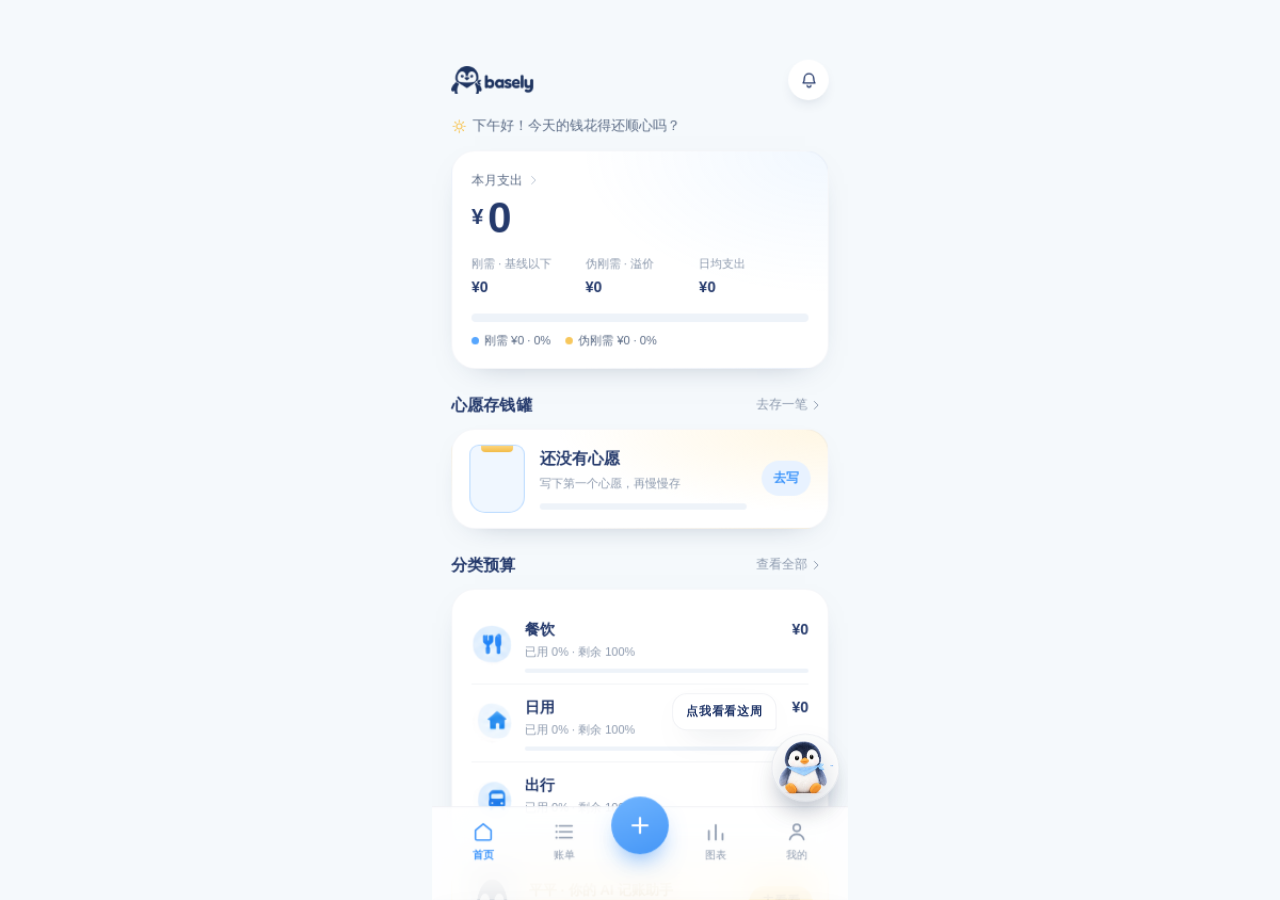
<file: basely-demo.html>
<!doctype html>
<html lang="zh-CN" class="mobile-mode">
  <head>
    <meta charset="utf-8" />
    <meta name="viewport" content="width=device-width, initial-scale=1, maximum-scale=1, viewport-fit=cover" />
    <title>basely 体验版</title>
    <meta name="description" content="基线 Basely —— 一款把日常开销劈成两层的辅助记账 App。为生活付费，为热爱认账。" />
    <link rel="icon" href="favicon.png" />
    <link rel="apple-touch-icon" href="app-icon-180.png" />
    <link rel="stylesheet" href="tokens.css?v=13" />
    <link rel="stylesheet" href="app.css?v=13" />
    <link rel="stylesheet" href="mobile.css?v=1" />
  <link rel="stylesheet" href="demo.css?v=1" />
  </head>
  <body class="app-page">
    <!-- ============================== icon sprite ============================== -->
    <svg width="0" height="0" style="position: absolute" aria-hidden="true">
      <defs>
        <symbol id="i-home" viewBox="0 0 24 24"><path d="M4 10.5 12 4l8 6.5V19a1.5 1.5 0 0 1-1.5 1.5h-13A1.5 1.5 0 0 1 4 19z" fill="none" stroke="currentColor" stroke-width="1.7" stroke-linecap="round" stroke-linejoin="round"/></symbol>
        <symbol id="i-list" viewBox="0 0 24 24"><path d="M7 6h13M7 12h13M7 18h13" fill="none" stroke="currentColor" stroke-width="1.7" stroke-linecap="round"/><circle cx="4" cy="6" r="1.2" fill="currentColor"/><circle cx="4" cy="12" r="1.2" fill="currentColor"/><circle cx="4" cy="18" r="1.2" fill="currentColor"/></symbol>
        <symbol id="i-plus" viewBox="0 0 24 24"><path d="M12 5v14M5 12h14" fill="none" stroke="currentColor" stroke-width="2.2" stroke-linecap="round"/></symbol>
        <symbol id="i-chart" viewBox="0 0 24 24"><path d="M5 20V11M12 20V5M19 20v-6" fill="none" stroke="currentColor" stroke-width="1.9" stroke-linecap="round"/></symbol>
        <symbol id="i-user" viewBox="0 0 24 24"><circle cx="12" cy="8" r="3.6" fill="none" stroke="currentColor" stroke-width="1.7"/><path d="M4.8 20c1.1-3.6 3.8-5.4 7.2-5.4s6.1 1.8 7.2 5.4" fill="none" stroke="currentColor" stroke-width="1.7" stroke-linecap="round"/></symbol>
        <symbol id="i-bell" viewBox="0 0 24 24"><path d="M6.5 9.5a5.5 5.5 0 0 1 11 0c0 4 1.5 5.5 1.5 5.5H5s1.5-1.5 1.5-5.5Z" fill="none" stroke="currentColor" stroke-width="1.7" stroke-linejoin="round"/><path d="M10 18a2 2 0 0 0 4 0" fill="none" stroke="currentColor" stroke-width="1.7" stroke-linecap="round"/></symbol>
        <symbol id="i-settings" viewBox="0 0 24 24"><circle cx="12" cy="12" r="3" fill="none" stroke="currentColor" stroke-width="1.7"/><path d="M12 3.5v2M12 18.5v2M4.6 7.7l1.7 1M17.7 15.3l1.7 1M4.6 16.3l1.7-1M17.7 8.7l1.7-1" fill="none" stroke="currentColor" stroke-width="1.7" stroke-linecap="round"/></symbol>
        <symbol id="i-calendar" viewBox="0 0 24 24"><rect x="4" y="5.5" width="16" height="14" rx="3" fill="none" stroke="currentColor" stroke-width="1.7"/><path d="M4 10h16M8.5 3.5v4M15.5 3.5v4" fill="none" stroke="currentColor" stroke-width="1.7" stroke-linecap="round"/></symbol>
        <symbol id="i-search" viewBox="0 0 24 24"><circle cx="11" cy="11" r="6" fill="none" stroke="currentColor" stroke-width="1.8"/><path d="m16 16 4 4" fill="none" stroke="currentColor" stroke-width="1.8" stroke-linecap="round"/></symbol>
        <symbol id="i-chevron-right" viewBox="0 0 24 24"><path d="m9 5 7 7-7 7" fill="none" stroke="currentColor" stroke-width="1.9" stroke-linecap="round" stroke-linejoin="round"/></symbol>
        <symbol id="i-chevron-left" viewBox="0 0 24 24"><path d="m15 5-7 7 7 7" fill="none" stroke="currentColor" stroke-width="1.9" stroke-linecap="round" stroke-linejoin="round"/></symbol>
        <symbol id="i-chevron-down" viewBox="0 0 24 24"><path d="m5 9 7 7 7-7" fill="none" stroke="currentColor" stroke-width="1.9" stroke-linecap="round" stroke-linejoin="round"/></symbol>
        <symbol id="i-check" viewBox="0 0 24 24"><path d="m5 12.5 4.5 4.5L19 7" fill="none" stroke="currentColor" stroke-width="2.2" stroke-linecap="round" stroke-linejoin="round"/></symbol>
        <symbol id="i-close" viewBox="0 0 24 24"><path d="M6 6l12 12M18 6 6 18" fill="none" stroke="currentColor" stroke-width="2" stroke-linecap="round"/></symbol>
        <symbol id="i-backspace" viewBox="0 0 24 24"><path d="M9 5h10a2 2 0 0 1 2 2v10a2 2 0 0 1-2 2H9l-6-7 6-7Z" fill="none" stroke="currentColor" stroke-width="1.7" stroke-linejoin="round"/><path d="m12 9 5 6M17 9l-5 6" fill="none" stroke="currentColor" stroke-width="1.7" stroke-linecap="round"/></symbol>
        <symbol id="i-send" viewBox="0 0 24 24"><path d="M4 12 20 4l-5.5 16-3.2-6.4L4 12Z" fill="none" stroke="currentColor" stroke-width="1.7" stroke-linejoin="round"/></symbol>
        <symbol id="i-sun" viewBox="0 0 24 24"><circle cx="12" cy="12" r="4" fill="none" stroke="currentColor" stroke-width="1.8"/><path d="M12 3v2M12 19v2M3 12h2M19 12h2M5.6 5.6l1.4 1.4M17 17l1.4 1.4M5.6 18.4 7 17M17 7l1.4-1.4" fill="none" stroke="currentColor" stroke-width="1.8" stroke-linecap="round"/></symbol>
        <symbol id="i-star" viewBox="0 0 24 24"><path d="m12 4 2.4 5 5.6.7-4 3.9 1 5.4-5-2.7-5 2.7 1-5.4-4-3.9L9.6 9 12 4Z" fill="none" stroke="currentColor" stroke-width="1.6" stroke-linejoin="round"/></symbol>
        <symbol id="i-pen" viewBox="0 0 24 24"><path d="M15.5 4.5 19.5 8.5 8 20H4v-4L15.5 4.5Z" fill="none" stroke="currentColor" stroke-width="1.7" stroke-linejoin="round"/></symbol>
        <symbol id="i-pie" viewBox="0 0 24 24"><path d="M12 4a8 8 0 1 0 8 8h-8V4Z" fill="none" stroke="currentColor" stroke-width="1.7" stroke-linejoin="round"/><path d="M14 3.2A8 8 0 0 1 20.8 10H14V3.2Z" fill="none" stroke="currentColor" stroke-width="1.7" stroke-linejoin="round"/></symbol>
        <symbol id="i-bars" viewBox="0 0 24 24"><rect x="4" y="11" width="4" height="9" rx="1.2" fill="none" stroke="currentColor" stroke-width="1.7"/><rect x="10" y="5" width="4" height="15" rx="1.2" fill="none" stroke="currentColor" stroke-width="1.7"/><rect x="16" y="14" width="4" height="6" rx="1.2" fill="none" stroke="currentColor" stroke-width="1.7"/></symbol>
        <symbol id="i-heart" viewBox="0 0 24 24"><path d="M12 20s-7-4.4-7-9.2A4.2 4.2 0 0 1 12 8a4.2 4.2 0 0 1 7 2.8C19 15.6 12 20 12 20Z" fill="none" stroke="currentColor" stroke-width="1.7" stroke-linejoin="round"/></symbol>
        <symbol id="i-target" viewBox="0 0 24 24"><circle cx="12" cy="12" r="8" fill="none" stroke="currentColor" stroke-width="1.7"/><circle cx="12" cy="12" r="4" fill="none" stroke="currentColor" stroke-width="1.7"/><circle cx="12" cy="12" r="1" fill="currentColor"/></symbol>
        <symbol id="i-wallet" viewBox="0 0 24 24"><rect x="3.5" y="6" width="17" height="13" rx="3.5" fill="none" stroke="currentColor" stroke-width="1.7"/><path d="M3.5 10h17" fill="none" stroke="currentColor" stroke-width="1.7"/><circle cx="16.5" cy="14.5" r="1.2" fill="currentColor"/></symbol>
        <symbol id="i-sparkle" viewBox="0 0 24 24"><path d="M12 3.5 13.5 9l5.5 1.5-5.5 1.5L12 17.5 10.5 12 5 10.5 10.5 9 12 3.5Z" fill="none" stroke="currentColor" stroke-width="1.6" stroke-linejoin="round"/></symbol>
        <symbol id="i-shield" viewBox="0 0 24 24"><path d="M12 3.5 19 6v6c0 4.2-3 7-7 8.5C9 19 6 16.2 6 12V6l6-2.5Z" fill="none" stroke="currentColor" stroke-width="1.7" stroke-linejoin="round"/><path d="m9.2 12 2 2 3.6-3.8" fill="none" stroke="currentColor" stroke-width="1.7" stroke-linecap="round" stroke-linejoin="round"/></symbol>
        <symbol id="i-share" viewBox="0 0 24 24"><circle cx="17" cy="6" r="2.5" fill="none" stroke="currentColor" stroke-width="1.7"/><circle cx="7" cy="12" r="2.5" fill="none" stroke="currentColor" stroke-width="1.7"/><circle cx="17" cy="18" r="2.5" fill="none" stroke="currentColor" stroke-width="1.7"/><path d="m9.2 10.8 5.6-3.4M9.2 13.2l5.6 3.4" fill="none" stroke="currentColor" stroke-width="1.7" stroke-linecap="round"/></symbol>
        <symbol id="i-help" viewBox="0 0 24 24"><circle cx="12" cy="12" r="8" fill="none" stroke="currentColor" stroke-width="1.7"/><path d="M9.6 9.6A2.4 2.4 0 0 1 12 8c1.4 0 2.4.9 2.4 2.2 0 1.6-2.4 1.7-2.4 3.4" fill="none" stroke="currentColor" stroke-width="1.7" stroke-linecap="round"/><circle cx="12" cy="16.6" r="1" fill="currentColor"/></symbol>
        <symbol id="i-info" viewBox="0 0 24 24"><circle cx="12" cy="12" r="8" fill="none" stroke="currentColor" stroke-width="1.7"/><path d="M12 11v5" fill="none" stroke="currentColor" stroke-width="1.8" stroke-linecap="round"/><circle cx="12" cy="8.2" r="1.1" fill="currentColor"/></symbol>
        <symbol id="i-moon" viewBox="0 0 24 24"><path d="M19 14.5A7.5 7.5 0 0 1 9.5 5a7.5 7.5 0 1 0 9.5 9.5Z" fill="none" stroke="currentColor" stroke-width="1.7" stroke-linejoin="round"/></symbol>
        <symbol id="i-lock" viewBox="0 0 24 24"><rect x="5" y="10" width="14" height="10" rx="3" fill="none" stroke="currentColor" stroke-width="1.7"/><path d="M8.5 10V8a3.5 3.5 0 0 1 7 0v2" fill="none" stroke="currentColor" stroke-width="1.7" stroke-linecap="round"/></symbol>
        <symbol id="i-logout" viewBox="0 0 24 24"><path d="M14 5H7a2 2 0 0 0-2 2v10a2 2 0 0 0 2 2h7" fill="none" stroke="currentColor" stroke-width="1.7" stroke-linecap="round"/><path d="M17 8.5 20.5 12 17 15.5M11 12h9.5" fill="none" stroke="currentColor" stroke-width="1.7" stroke-linecap="round" stroke-linejoin="round"/></symbol>
        <symbol id="i-trophy" viewBox="0 0 24 24"><path d="M8 4h8v4a4 4 0 0 1-8 0V4Z" fill="none" stroke="currentColor" stroke-width="1.7" stroke-linejoin="round"/><path d="M8 5H5.5v1.5A3.5 3.5 0 0 0 9 10M16 5h2.5v1.5A3.5 3.5 0 0 1 15 10M12 12v5M8.5 20h7l-.8-2.5h-5.4L8.5 20Z" fill="none" stroke="currentColor" stroke-width="1.7" stroke-linecap="round" stroke-linejoin="round"/></symbol>
        <symbol id="i-flame" viewBox="0 0 24 24"><path d="M12 3s5 4 5 9a5 5 0 0 1-10 0c0-2 1-3.5 2-4.5 0 2 1 3 2 3s1-4 1-7.5Z" fill="none" stroke="currentColor" stroke-width="1.7" stroke-linejoin="round"/></symbol>
        <symbol id="i-coin" viewBox="0 0 24 24"><circle cx="12" cy="12" r="8" fill="none" stroke="currentColor" stroke-width="1.7"/><path d="M12 7.5v9M9.5 10h4a1.8 1.8 0 0 1 0 3.5h-4M9.5 13.5h4" fill="none" stroke="currentColor" stroke-width="1.5" stroke-linecap="round"/></symbol>
        <symbol id="i-gift" viewBox="0 0 24 24"><rect x="4" y="9" width="16" height="11" rx="2" fill="none" stroke="currentColor" stroke-width="1.7"/><path d="M4 13h16M12 9v11" fill="none" stroke="currentColor" stroke-width="1.7"/><path d="M12 9C10 9 8 8.2 8 6.5A2 2 0 0 1 12 6a2 2 0 0 1 4 .5C16 8.2 14 9 12 9Z" fill="none" stroke="currentColor" stroke-width="1.7"/></symbol>
        <symbol id="i-arrow-up" viewBox="0 0 24 24"><path d="M12 19V6M6.5 11.5 12 6l5.5 5.5" fill="none" stroke="currentColor" stroke-width="1.9" stroke-linecap="round" stroke-linejoin="round"/></symbol>
        <symbol id="i-grid" viewBox="0 0 24 24"><rect x="4" y="4" width="7" height="7" rx="2" fill="none" stroke="currentColor" stroke-width="1.7"/><rect x="13" y="4" width="7" height="7" rx="2" fill="none" stroke="currentColor" stroke-width="1.7"/><rect x="4" y="13" width="7" height="7" rx="2" fill="none" stroke="currentColor" stroke-width="1.7"/><rect x="13" y="13" width="7" height="7" rx="2" fill="none" stroke="currentColor" stroke-width="1.7"/></symbol>
        <symbol id="i-template" viewBox="0 0 24 24"><rect x="4" y="4" width="16" height="16" rx="4" fill="none" stroke="currentColor" stroke-width="1.7"/><path d="M4 9h16M9 9v11" fill="none" stroke="currentColor" stroke-width="1.7"/></symbol>
        <symbol id="i-dots" viewBox="0 0 24 24"><circle cx="6" cy="12" r="1.6" fill="currentColor"/><circle cx="12" cy="12" r="1.6" fill="currentColor"/><circle cx="18" cy="12" r="1.6" fill="currentColor"/></symbol>
        <symbol id="i-jar" viewBox="0 0 24 24"><path d="M7 7h10l1 3v9a2 2 0 0 1-2 2H8a2 2 0 0 1-2-2V10l1-3Z" fill="none" stroke="currentColor" stroke-width="1.7" stroke-linejoin="round"/><path d="M6 13h12" fill="none" stroke="currentColor" stroke-width="1.7"/><path d="M9 4h6" fill="none" stroke="currentColor" stroke-width="1.7" stroke-linecap="round"/></symbol>
        <symbol id="i-chat" viewBox="0 0 24 24"><path d="M20 12a7.5 7.5 0 0 1-7.5 7.5H8L4 22v-5.4A7.5 7.5 0 0 1 12.5 4.5 7.5 7.5 0 0 1 20 12Z" fill="none" stroke="currentColor" stroke-width="1.7" stroke-linejoin="round"/></symbol>
      </defs>
    </svg>

    <div class="stage-wrap">
      <div class="stage" id="stage">
      <aside class="stage-side">
        <img class="side-logo" src="logo-lockup.png" alt="basely" />
        <h1>把账单劈成两层<br />看清钱去了哪。</h1>
        <p>
          这是一份可直接操作的产品原型：记一笔、改判归属、看周月分析、跟平平聊聊，数字会实时更新。
        </p>
        <ul class="side-list">
          <li><b>记账</b><span>复用数据自动归类，只让你确认「这笔姓什么」</span></li>
          <li><b>分析</b><span>刚需 / 伪刚需两层结构，溢价率一页看清</span></li>
          <li><b>心愿</b><span>首页就能看到存钱罐，点进去慢慢存</span></li>
          <li><b>平平</b><span>每一页右下角都在，点一下就能聊</span></li>
        </ul>
        <a class="side-link" href="index.html">
          返回品牌站
          <svg><use href="#i-chevron-right" /></svg>
        </a>
      </aside>

      <div class="phone">
        <div class="device">
          <div class="statusbar">
            <span>9:41</span>
            <span class="sb-right">
              <svg viewBox="0 0 20 14" fill="none"><path d="M1 10h2v3H1zM5.5 7.5h2V13h-2zM10 5h2v8h-2zM14.5 2h2v11h-2z" fill="currentColor"/></svg>
              <svg viewBox="0 0 18 14" fill="none"><path d="M9 12.6 1 5.2A11.5 11.5 0 0 1 17 5.2L9 12.6Z" fill="none" stroke="currentColor" stroke-width="1.6"/><circle cx="9" cy="11" r="1" fill="currentColor"/></svg>
              <span class="battery"></span>
            </span>
          </div>

          <div class="app" id="app" data-view="home">
            <div class="views" id="views">
              <!-- ============================ 首页 ============================ -->
              <section class="view active" id="v-home" data-view="home">
                <div class="app-head">
                  <img class="logo" src="logo-lockup.png" alt="basely" />
                  <div class="head-actions">
                    <button class="icon-btn" data-act="toast" data-msg="暂无新提醒，平平会替你盯着预算 🙂">
                      <svg><use href="#i-bell" /></svg>
                    </button>
                  </div>
                </div>
                <div class="greet">
                  <svg class="sun"><use href="#i-sun" /></svg>
                  <span id="greet-text">早上好！今天也要好好记账呀～</span>
                </div>

                <div class="pad">
                  <div class="card total-card" data-go="charts">
                    <div class="total-top">
                      <div>
                        <div class="label">本月支出 <svg width="12" height="12" style="color: var(--ink-4)"><use href="#i-chevron-right" /></svg></div>
                        <div class="total-amount"><span class="cur">¥</span><span class="v" id="home-total">2,000</span></div>
                      </div>
                      <span class="chip green" id="home-delta">较上月 ↓12%</span>
                    </div>
                    <div class="total-meta" id="home-meta"></div>
                    <div class="stack">
                      <div class="stack-bar"><i class="need" style="width: 74.7%"></i><i class="want" style="width: 25.3%"></i></div>
                      <div class="legend" id="home-legend"></div>
                    </div>
                  </div>

                  <!-- 心愿存钱罐（首页快捷模块） -->
                  <div class="sec-head">
                    <h3>心愿存钱罐</h3>
                    <button class="more" data-go="wish">去存一笔 <svg><use href="#i-chevron-right" /></svg></button>
                  </div>
                  <button class="card wish-home" data-go="wish" id="wish-home"></button>

                  <div class="sec-head">
                    <h3>分类预算</h3>
                    <button class="more" data-go="budget">查看全部 <svg><use href="#i-chevron-right" /></svg></button>
                  </div>
                  <div class="card budget-card" id="home-budgets"></div>

                  <div class="card ai-card" style="margin-top: 12px">
                    <div class="ava"><img src="avatar-flat.png" alt="" /></div>
                    <div class="txt">
                      <div class="t">平平 · 你的 AI 记账助手</div>
                      <div class="d" id="ai-tip">本月餐饮支出比基线高 33% 哦～ 继续加油！</div>
                    </div>
                    <button class="go" data-go="ai">去看看</button>
                  </div>

                  <div class="sec-head">
                    <h3>今日账单</h3>
                    <button class="more" data-go="records">查看全部 <svg><use href="#i-chevron-right" /></svg></button>
                  </div>
                  <div class="card" style="padding: 2px 16px" id="home-today"></div>
                </div>
              </section>

              <!-- ============================ 账单 ============================ -->
              <section class="view" id="v-records" data-view="records">
                <div class="nav-head">
                  <button class="nav-btn" data-act="toast" data-msg="按类目 / 金额 / 时间筛选"><svg><use href="#i-search" /></svg></button>
                  <div class="title">账单详情</div>
                  <button class="nav-btn" data-act="toast" data-msg="10 月 1 日 — 10 月 31 日"><svg><use href="#i-calendar" /></svg></button>
                </div>
                <div class="pad">
                  <div style="display: flex; align-items: center; justify-content: space-between">
                    <button class="month-chip" data-act="toast" data-msg="切换月份">
                      10月 <svg width="14" height="14"><use href="#i-chevron-down" /></svg>
                    </button>
                    <div style="font-size: 11px; color: var(--ink-3)">
                      支出 <b class="num" style="color: var(--navy); font-size: 15px">¥2,000</b>
                    </div>
                  </div>
                  <div class="seg filter" id="rec-filter" style="margin-top: 12px">
                    <button class="on" data-filter="all">全部</button>
                    <button data-filter="need">刚需</button>
                    <button data-filter="want">伪刚需</button>
                  </div>
                  <div id="rec-list"></div>
                </div>
              </section>

              <!-- ============================ 添加记账 ============================ -->
              <section class="view no-tab" id="v-add" data-view="add">
                <div class="add-head">
                  <button class="nav-btn text" data-act="close-add">取消</button>
                  <div class="t">添加记账</div>
                  <button class="chip" data-act="toast" data-msg="已套用「工作午餐 ¥32」模板"><svg width="12" height="12"><use href="#i-template" /></svg> 模板</button>
                </div>
                <div class="pad add-pad" id="add-pad">
                  <div class="add-cats" id="add-cats"></div>

                  <div class="amount-line" id="amount-line">
                    <span class="lbl">金额</span>
                    <span class="val zero" id="add-amount"><span class="u">¥</span>0<span class="caret"></span></span>
                  </div>

                  <div class="baseline-card" id="baseline">
                    <div class="row1">
                      <span>你的餐饮基线 <b id="bl-base">¥13</b></span>
                      <span>这笔高出 <b id="bl-gap">¥19</b></span>
                    </div>
                    <div class="judge">
                      <button data-judge="need">这笔姓生活</button>
                      <button data-judge="want" class="on">这笔姓爱好</button>
                    </div>
                    <div class="hint">机器只负责算差额，这笔钱怎么归属，始终由你决定。</div>
                  </div>

                  <div class="form-rows">
                    <button class="form-row" data-pick="date">
                      <svg><use href="#i-calendar" /></svg><span>日期</span>
                      <span class="v" id="add-date">10月13日 · 今天 <svg><use href="#i-chevron-right" /></svg></span>
                    </button>
                    <button class="form-row" data-pick="account">
                      <svg><use href="#i-wallet" /></svg><span>账户</span>
                      <span class="v" id="add-account">微信钱包 <svg><use href="#i-chevron-right" /></svg></span>
                    </button>
                    <div class="form-row">
                      <svg><use href="#i-pen" /></svg><span>备注</span>
                      <input id="add-note" placeholder="输入备注（选填）" maxlength="24" />
                    </div>
                  </div>

                  <button class="btn" id="save-inline" data-act="save-record">保存这笔</button>
                </div>

                <div class="keypad" id="keypad">
                  <button data-k="1">1</button><button data-k="2">2</button><button data-k="3">3</button>
                  <button data-k="4">4</button><button data-k="5">5</button><button data-k="6">6</button>
                  <button data-k="7">7</button><button data-k="8">8</button><button data-k="9">9</button>
                  <button data-k=".">.</button><button data-k="0">0</button>
                  <button class="fn" data-k="del"><svg><use href="#i-backspace" /></svg></button>
                  <button class="fn" data-act="keypad-hide"><span class="hide-txt">收起</span></button>
                  <button class="save" data-act="save-record" style="grid-column: span 2">保存</button>
                </div>
              </section>

              <!-- ============================ 分类 ============================ -->
              <section class="view" id="v-category" data-view="category">
                <div class="nav-head">
                  <div style="width: 34px"></div>
                  <div class="title">支出分类</div>
                  <button class="nav-btn" data-act="toast" data-msg="已按金额从高到低排序"><svg><use href="#i-grid" /></svg></button>
                </div>
                <div class="pad">
                  <div class="card" style="padding: 16px 18px">
                    <div style="display: flex; align-items: baseline; justify-content: space-between">
                      <span style="font-size: 12px; color: var(--ink-2)">本月支出（总计）</span>
                      <span class="chip yellow" style="height: 20px">伪刚需 25.3%</span>
                    </div>
                    <div class="total-amount"><span class="cur">¥</span><span class="v" style="font-size: 34px">2,000</span></div>
                    <div class="stack-bar" style="margin-top: 10px"><i class="need" style="width: 74.7%"></i><i class="want" style="width: 25.3%"></i></div>
                    <div class="legend" style="justify-content: space-between; margin-top: 8px">
                      <span><i></i> 刚需 ¥1,494 · 74.7%</span>
                      <span><i class="y"></i> 伪刚需 ¥506 · 25.3%</span>
                    </div>
                  </div>
                  <div class="sec-head">
                    <h3>支出分类</h3>
                    <span class="more">全部 8 项</span>
                  </div>
                  <div class="card" style="padding: 8px 10px"><div class="cat-grid" id="cat-grid"></div></div>
                </div>
              </section>

              <!-- ============================ 图表 ============================ -->
              <section class="view" id="v-charts" data-view="charts">
                <div class="nav-head">
                  <div style="width: 34px"></div>
                  <div class="title">统计</div>
                  <button class="nav-btn" data-act="toast" data-msg="10 月 7 日 — 10 月 13 日"><svg><use href="#i-calendar" /></svg></button>
                </div>
                <div class="pad">
                  <div class="seg" id="chart-seg" style="margin-bottom: 12px">
                    <button class="on" data-range="week">周分析</button>
                    <button data-range="month">月分析</button>
                  </div>

                  <div class="card" style="padding: 16px 18px">
                    <div style="display: flex; align-items: flex-start; justify-content: space-between">
                      <div>
                        <div style="font-size: 12px; color: var(--ink-2)" id="ch-label">本周总支出</div>
                        <div class="total-amount"><span class="cur">¥</span><span class="v" style="font-size: 32px" id="ch-total">512</span></div>
                        <div style="font-size: 11px; color: var(--ink-3); margin-top: 2px">
                          较上周 <span id="ch-delta" style="color: #3aa269; font-weight: 600">↓ 8.4%</span>
                        </div>
                      </div>
                      <img src="penguin-flat-front.png" alt="" style="width: 58px; margin-top: -4px" />
                    </div>
                    <div class="stack-bar" style="margin-top: 10px"><i class="need" id="ch-need" style="width: 70%"></i><i class="want" id="ch-want" style="width: 30%"></i></div>
                    <div class="legend" style="justify-content: space-between; margin-top: 8px">
                      <span><i></i> 刚需 <span id="ch-need-pct">70%</span></span>
                      <span><i class="y"></i> 伪刚需 <span id="ch-want-pct">30%</span></span>
                    </div>
                  </div>

                  <div class="card chart-card" style="margin-top: 12px">
                    <div class="chart-head">
                      <h3>支出趋势</h3>
                      <div class="legend"><span><i></i> 刚需</span><span><i class="y"></i> 伪刚需</span></div>
                    </div>
                    <div id="ch-trend"></div>
                  </div>

                  <div class="card chart-card" style="margin-top: 12px">
                    <div class="chart-head"><h3>分类占比</h3></div>
                    <div id="ch-donut"></div>
                  </div>

                  <div class="comment-card">
                    <img src="penguin-face-calm.png" alt="" />
                    <div class="b" id="ch-comment">
                      <div class="nm">平平：</div>
                      本周餐饮占了 <b>42%</b>，伪刚需部分主要来自两次外卖。
                    </div>
                  </div>
                </div>
              </section>

              <!-- ============================ AI 助手 ============================ -->
              <section class="view no-tab chat-view" id="v-ai" data-view="ai">
                <div class="chat-head">
                  <div class="nav-head" style="padding-bottom: 0">
                    <button class="nav-btn" data-act="back"><svg><use href="#i-chevron-left" /></svg></button>
                    <div style="display: flex; align-items: center; gap: 8px; flex: 1; justify-content: center">
                      <div style="width: 30px; height: 30px; border-radius: 50%; overflow: hidden; background: #fff">
                        <img src="avatar-flat.png" alt="" style="width: 100%; height: 100%; object-fit: cover" />
                      </div>
                      <div style="line-height: 1.2">
                        <div style="font-size: 14px; font-weight: 700; color: var(--navy)">AI 助手</div>
                        <div style="font-size: 10px; color: #3aa269" id="ai-status">平平 · 在线</div>
                      </div>
                    </div>
                    <button class="nav-btn" data-act="toast" data-msg="语音功能演示中"><svg><use href="#i-sun" /></svg></button>
                  </div>
                </div>
                <div class="chat-scroll" id="chat-scroll"></div>
                <div class="chips-row" id="chat-chips">
                  <button data-say="帮我看看这周的消费">帮我看看这周</button>
                  <button data-say="餐饮花多了吗">餐饮花多了吗</button>
                  <button data-say="怎么设一个爱好预算">怎么设预算</button>
                  <button data-say="我想存钱买相机">我想存钱买相机</button>
                </div>
                <div class="chat-input">
                  <input id="chat-text" placeholder="发消息给平平…" maxlength="40" />
                  <button class="send" id="chat-send"><svg><use href="#i-send" /></svg></button>
                </div>
              </section>

              <!-- ============================ 我的 ============================ -->
              <section class="view" id="v-me" data-view="me">
                <div class="nav-head" style="padding-bottom: 0">
                  <div style="width: 34px"></div>
                  <div class="title"></div>
                  <button class="nav-btn" data-go="settings"><svg><use href="#i-settings" /></svg></button>
                </div>
                <div class="profile-head">
                  <div class="ava"><img src="avatar-flat.png" alt="" /></div>
                  <div>
                    <div class="nm">平平的主人</div>
                    <span class="lv"><svg width="10" height="10"><use href="#i-star" /></svg> Lv3 记账达人</span>
                  </div>
                  <div class="quote">记录每一笔<br />都是更好的自己！</div>
                </div>

                <div class="pad">
                  <div class="card" style="margin-top: 14px">
                    <div class="stat-duo">
                      <div>
                        <div class="k"><svg><use href="#i-calendar" /></svg> 记账天数</div>
                        <div class="v">128<small>天</small></div>
                        <div class="sub"><span class="chip green" style="height: 18px; font-size: 9.5px">连续 7 天</span></div>
                      </div>
                      <div>
                        <div class="k"><svg><use href="#i-coin" /></svg> 本月记账</div>
                        <div class="v">¥2,000</div>
                        <div class="sub">较上月 <span class="up">+18% ↗</span></div>
                      </div>
                    </div>
                  </div>

                  <div class="sec-head"><h3>本月预算</h3><span class="more">剩余 33%</span></div>
                  <div class="card" style="padding: 2px 16px">
                    <div class="budget-row">
                      <img class="cat-icon" src="cat-food.png" alt="" />
                      <div class="info">
                        <div class="t"><span>餐饮</span><b>¥1,000 / ¥1,200</b></div>
                        <div class="mini-bar"><i style="width: 83%"></i></div>
                      </div>
                    </div>
                    <div class="budget-row">
                      <img class="cat-icon" src="cat-shopping.png" alt="" />
                      <div class="info">
                        <div class="t"><span>购物</span><b>¥0 / ¥900</b></div>
                        <div class="mini-bar"><i style="width: 2%"></i></div>
                      </div>
                    </div>
                    <div class="budget-row">
                      <img class="cat-icon" src="cat-transport.png" alt="" />
                      <div class="info">
                        <div class="t"><span>出行</span><b>¥400 / ¥600</b></div>
                        <div class="mini-bar"><i style="width: 66%"></i></div>
                      </div>
                    </div>
                  </div>

                  <div class="sec-head"><h3>快捷入口</h3><span class="more">全部 ›</span></div>
                  <div class="card" style="padding: 8px">
                    <div class="quick-grid">
                      <button data-go="add"><span class="qi blue"><svg><use href="#i-plus" /></svg></span>记一笔</button>
                      <button data-go="budget"><span class="qi yellow"><svg><use href="#i-pie" /></svg></span>预算管理</button>
                      <button data-go="charts"><span class="qi sky"><svg><use href="#i-bars" /></svg></span>账单统计</button>
                      <button data-go="wish"><span class="qi pink"><svg><use href="#i-heart" /></svg></span>心愿清单</button>
                    </div>
                  </div>

                  <div class="sec-head"><h3>我的成就</h3><button class="more" data-go="achievements">查看全部 <svg><use href="#i-chevron-right" /></svg></button></div>
                  <div class="card" style="padding: 14px 8px 10px">
                    <div class="badges">
                      <div class="badge-item on"><div class="hex"><svg><use href="#i-calendar" /></svg></div>7天打卡<span class="st">进行中</span></div>
                      <div class="badge-item gold"><div class="hex"><svg><use href="#i-star" /></svg></div>月度之星<span class="st">1/3</span></div>
                      <div class="badge-item coral"><div class="hex"><svg><use href="#i-bars" /></svg></div>消费达人<span class="st">2/5</span></div>
                      <div class="badge-item"><div class="hex"><svg><use href="#i-coin" /></svg></div>理财新手<span class="st">0/3</span></div>
                    </div>
                  </div>

                  <div class="card" style="margin-top: 12px; padding: 2px 16px">
                    <button class="list-row" data-go="settings">
                      <span class="ic"><svg><use href="#i-settings" /></svg></span>
                      设置
                      <span class="arr"><svg><use href="#i-chevron-right" /></svg></span>
                    </button>
                    <button class="list-row" data-act="toast" data-msg="已生成你的邀请卡片">
                      <span class="ic"><svg><use href="#i-share" /></svg></span>
                      分享给好友<span class="sub">一起养成记账好习惯吧～</span>
                      <span class="arr"><svg><use href="#i-chevron-right" /></svg></span>
                    </button>
                  </div>
                </div>
              </section>

              <!-- ============================ 设置 ============================ -->
              <section class="view no-tab" id="v-settings" data-view="settings">
                <div class="nav-head">
                  <button class="nav-btn" data-act="back"><svg><use href="#i-chevron-left" /></svg></button>
                  <div class="title">设置</div>
                  <div style="width: 34px"></div>
                </div>
                <div class="pad">
                  <div class="card" style="padding: 12px; display: flex; align-items: center; gap: 10px">
                    <div style="width: 42px; height: 42px; border-radius: 50%; overflow: hidden; background: #f2f7fd">
                      <img src="avatar-flat.png" alt="" style="width: 100%; height: 100%; object-fit: cover" />
                    </div>
                    <div>
                      <div style="font-size: 14px; font-weight: 700; color: var(--navy)">平平的主人</div>
                      <div style="font-size: 11px; color: var(--ink-3)">basely_2024</div>
                    </div>
                    <span class="arr" style="margin-left: auto; color: var(--ink-4)"><svg width="16" height="16"><use href="#i-chevron-right" /></svg></span>
                  </div>

                  <div class="card" style="margin-top: 12px; padding: 2px 16px">
                    <button class="list-row" data-act="toast" data-msg="手机号 · 微信绑定 · 账号管理">
                      <span class="ic"><svg><use href="#i-shield" /></svg></span>
                      账号与安全<span class="sub">手机号 · 微信绑定 · 账号管理</span>
                      <span class="arr"><svg><use href="#i-chevron-right" /></svg></span>
                    </button>
                    <div class="list-row">
                      <span class="ic"><svg><use href="#i-bell" /></svg></span>
                      通知设置<span class="sub">推送通知 · 记账提醒 · 预算提醒</span>
                      <span class="switch on" data-toggle></span>
                    </div>
                    <button class="list-row" data-act="toast" data-msg="跟随系统 · 浅色 · 深色">
                      <span class="ic"><svg><use href="#i-moon" /></svg></span>
                      主题外观<span class="sub">跟随系统 · 浅色 · 深色</span>
                      <span class="arr"><svg><use href="#i-chevron-right" /></svg></span>
                    </button>
                    <button class="list-row" data-act="toast" data-msg="仅读取消费金额与类目，随时可撤销授权">
                      <span class="ic"><svg><use href="#i-lock" /></svg></span>
                      隐私设置<span class="sub">数据加密 · 权限管理</span>
                      <span class="arr"><svg><use href="#i-chevron-right" /></svg></span>
                    </button>
                    <button class="list-row" data-act="toast" data-msg="感谢反馈，平平会认真看每一条">
                      <span class="ic"><svg><use href="#i-help" /></svg></span>
                      帮助与反馈<span class="sub">使用问题 · 意见反馈</span>
                      <span class="arr"><svg><use href="#i-chevron-right" /></svg></span>
                    </button>
                    <button class="list-row" data-act="toast" data-msg="Basely 1.2.0 · 一款辅助记账 App">
                      <span class="ic"><svg><use href="#i-info" /></svg></span>
                      关于 Basely<span class="sub">版本 1.2.0 · 了解我们</span>
                      <span class="arr"><svg><use href="#i-chevron-right" /></svg></span>
                    </button>
                  </div>

                  <div class="btn ghost" style="margin-top: 18px" data-act="toast" data-msg="已退出登录（演示）">退出登录</div>
                </div>
              </section>

              <!-- ============================ 成就 ============================ -->
              <section class="view no-tab" id="v-achievements" data-view="achievements">
                <div class="nav-head">
                  <button class="nav-btn" data-act="back"><svg><use href="#i-chevron-left" /></svg></button>
                  <div class="title">成就与提醒</div>
                  <button class="nav-btn" data-act="toast" data-msg="每周获得一次勋章进度"><svg><use href="#i-help" /></svg></button>
                </div>
                <div class="pad">
                  <div class="banner">
                    <div class="glow"></div>
                    <img src="penguin-3d-tall.png" alt="平平" />
                    <div class="ribbon">记账小能手</div>
                    <div class="cap">已连续记账 7 天<br />再坚持 23 天解锁下一个徽章</div>
                  </div>

                  <div class="sec-head"><h3>我的成就</h3><span class="more">查看全部</span></div>
                  <div class="card" style="padding: 14px 8px 10px">
                    <div class="badges">
                      <div class="badge-item on"><div class="hex"><svg><use href="#i-calendar" /></svg></div>7天打卡<span class="st">进行中</span></div>
                      <div class="badge-item gold"><div class="hex"><svg><use href="#i-star" /></svg></div>月度之星<span class="st">1/3</span></div>
                      <div class="badge-item coral"><div class="hex"><svg><use href="#i-bars" /></svg></div>消费达人<span class="st">2/5</span></div>
                      <div class="badge-item"><div class="hex"><svg><use href="#i-coin" /></svg></div>理财新手<span class="st">0/3</span></div>
                    </div>
                  </div>

                  <div class="sec-head"><h3>打卡进度</h3><span class="more">连续记账 7 天</span></div>
                  <div class="card" style="padding: 6px 12px 12px">
                    <div class="streak">
                      <div class="d on"><div class="dot"><svg><use href="#i-check" /></svg></div><span>1</span></div>
                      <div class="d on"><div class="dot"><svg><use href="#i-check" /></svg></div><span>2</span></div>
                      <div class="d on"><div class="dot"><svg><use href="#i-check" /></svg></div><span>3</span></div>
                      <div class="d on"><div class="dot"><svg><use href="#i-check" /></svg></div><span>4</span></div>
                      <div class="d on"><div class="dot"><svg><use href="#i-check" /></svg></div><span>5</span></div>
                      <div class="d on"><div class="dot"><svg><use href="#i-check" /></svg></div><span>6</span></div>
                      <div class="d today"><div class="dot" style="font-size: 10px; color: var(--blue-strong); font-weight: 700">7</div><span>今天</span></div>
                    </div>
                  </div>

                  <div class="sec-head"><h3>温柔提醒</h3></div>
                  <div class="remind">
                    <div class="tx">今天的奶茶很好喝，但下次可以先记账哦～<br />你的每一笔支出，都值得被认真对待。</div>
                    <img src="penguin-face-love.png" alt="" />
                  </div>
                </div>
              </section>

              <!-- ============================ 预算计划 ============================ -->
              <section class="view no-tab" id="v-plan" data-view="plan">
                <div class="nav-head">
                  <button class="nav-btn" data-act="back"><svg><use href="#i-chevron-left" /></svg></button>
                  <div class="title">预算计划</div>
                  <button class="nav-btn" data-act="toast" data-msg="10 月 1 日 — 10 月 31 日"><svg><use href="#i-calendar" /></svg></button>
                </div>
                <div class="pad">
                  <div class="hero-navy">
                    <div class="lab">本月预算总额 <span class="chip" style="height: 18px; background: rgba(255,255,255,.16); color: #fff">已用 67%</span></div>
                    <div class="big">¥3,000</div>
                    <div class="bar"><i style="width: 67%"></i></div>
                    <div class="foot"><span>¥2,000 / ¥3,000</span><span>剩余 ¥1,000</span></div>
                    <div class="peng"><img src="pos-act-rest.webp" alt="" /></div>
                  </div>

                  <div class="stat3">
                    <div><div class="k">本月支出</div><div class="v">¥2,000</div></div>
                    <div><div class="k">剩余预算</div><div class="v">¥1,000</div></div>
                    <div><div class="k">日均支出</div><div class="v">¥66.7</div></div>
                  </div>

                  <div class="sec-head"><h3>本月支出总结</h3><span class="more">明细 ›</span></div>
                  <div class="card" style="padding: 6px 16px 12px" id="plan-rows"></div>

                  <div class="comment-card" style="margin-top: 12px">
                    <img src="penguin-face-happy.png" alt="" />
                    <div class="b">
                      <div class="nm">平平：</div>
                      本月很稳！<br />伪刚需占比 <b>25.3%</b>，比上月下降 3.2%，继续保持哦～
                    </div>
                  </div>

                  <div class="btn" style="margin-top: 16px" data-go="budget">调整预算</div>
                </div>
              </section>

              <!-- ============================ 预算设置 ============================ -->
              <section class="view no-tab" id="v-budget" data-view="budget">
                <div class="nav-head">
                  <button class="nav-btn" data-act="back"><svg><use href="#i-chevron-left" /></svg></button>
                  <div class="title">预算设置</div>
                  <button class="nav-btn" data-act="toast" data-msg="预算按「刚需 / 伪刚需」两层分配"><svg><use href="#i-help" /></svg></button>
                </div>
                <div class="pad">
                  <div style="display: flex; gap: 10px; align-items: center; background: linear-gradient(120deg, #fffdf6, #fff6e2); border: 1px solid rgba(247, 199, 92, 0.35); border-radius: 18px; padding: 12px">
                    <img src="penguin-face-happy.png" alt="" style="width: 46px; height: 46px; border-radius: 50%; flex: none" />
                    <div style="font-size: 11.5px; color: #9a6b18; line-height: 1.7">
                      合理分配预算，让每一分钱都更有价值～<br />
                      <span style="opacity: 0.75">超限只提示，不拦截。</span>
                    </div>
                  </div>

                  <div class="sec-head" style="margin-top: 18px">
                    <h3>按分类设置</h3>
                    <span class="more">预算只作用于支出</span>
                  </div>

                  <div class="card" style="margin-top: 12px; padding: 16px 18px">
                    <div style="display: flex; align-items: center; justify-content: space-between">
                      <span style="font-size: 12px; color: var(--ink-2)">总预算</span>
                      <span class="chip">修改</span>
                    </div>
                    <div class="total-amount">
                      <span class="cur">¥</span><span class="v" style="font-size: 34px" id="bg-total">3,000</span>
                      <span style="font-size: 12px; color: var(--ink-3); margin-left: 4px">/ 月</span>
                    </div>
                    <div class="stack-bar" style="margin-top: 10px"><i class="need" id="bg-used" style="width: 67%"></i></div>
                    <div style="display: flex; justify-content: space-between; font-size: 11px; color: var(--ink-3); margin-top: 6px">
                      <span>已使用 <b id="bg-used-pct" style="color: var(--navy)">67%</b></span>
                      <span>¥2,000 / ¥3,000</span>
                    </div>
                  </div>

                  <div class="sec-head"><h3>分类预算（刚需 / 伪刚需分层）</h3></div>

                  <div class="block-need">
                    <div class="block-head">
                      <span class="badge">刚需</span> 60% <span class="sum" id="bg-need-sum">¥1,800 / ¥3,000</span>
                    </div>
                    <div class="slider-row">
                      <div class="top"><span>餐饮</span><span class="pct" data-pct="food">40%</span><span class="money" data-money="food">¥1,200</span></div>
                      <input type="range" min="0" max="80" value="40" data-slider="food" />
                    </div>
                    <div class="slider-row">
                      <div class="top"><span>交通</span><span class="pct" data-pct="travel">20%</span><span class="money" data-money="travel">¥600</span></div>
                      <input type="range" min="0" max="80" value="20" data-slider="travel" />
                    </div>
                  </div>

                  <div class="block-want">
                    <div class="block-head">
                      <span class="badge">伪刚需</span> 40% <span class="sum" id="bg-want-sum">¥1,200 / ¥3,000</span>
                    </div>
                    <div class="slider-row">
                      <div class="top"><span>购物</span><span class="pct" data-pct="shopping">30%</span><span class="money" data-money="shopping">¥900</span></div>
                      <input type="range" class="want" min="0" max="80" value="30" data-slider="shopping" />
                    </div>
                    <div class="slider-row">
                      <div class="top"><span>娱乐</span><span class="pct" data-pct="fun">10%</span><span class="money" data-money="fun">¥300</span></div>
                      <input type="range" class="want" min="0" max="80" value="10" data-slider="fun" />
                    </div>
                  </div>

                  <div class="btn" style="margin-top: 16px" data-act="save-budget">保存设置</div>
                </div>
              </section>

              <!-- ============================ 心愿存钱罐 ============================ -->
              <section class="view no-tab" id="v-wish" data-view="wish">
                <div class="nav-head">
                  <button class="nav-btn" data-act="back"><svg><use href="#i-chevron-left" /></svg></button>
                  <div class="title">心愿存钱罐</div>
                  <button class="nav-btn" data-act="toast" data-msg="存与不存、存多少，都由你决定"><svg><use href="#i-heart" /></svg></button>
                </div>
                <div class="pad">
                  <div class="card jar-card">
                    <div class="wish-current">
                      <span>当前心愿</span>
                      <b id="wish-title">还没有心愿</b>
                      <button class="wish-edit" data-act="wish-edit" aria-label="编辑心愿" style="display: none">✎</button>
                    </div>

                    <div class="bottle-stage">
                      <div class="stage-sky" aria-hidden="true">
                        <i class="spark" style="--x:13%;--y:17%;--s:9px;--dl:0s"></i>
                        <i class="spark" style="--x:83%;--y:11%;--s:12px;--dl:-1.4s"></i>
                        <i class="spark" style="--x:71%;--y:39%;--s:7px;--dl:-2.6s"></i>
                        <i class="spark" style="--x:23%;--y:53%;--s:6px;--dl:-3.4s"></i>
                        <i class="spark" style="--x:89%;--y:67%;--s:8px;--dl:-0.8s"></i>
                        <i class="spark" style="--x:9%;--y:75%;--s:5px;--dl:-2.1s"></i>
                        <i class="dust" style="--x:30%;--y:90%;--dl:0s"></i>
                        <i class="dust" style="--x:64%;--y:94%;--dl:-2s"></i>
                        <i class="dust" style="--x:46%;--y:80%;--dl:-4s"></i>
                        <i class="dust" style="--x:77%;--y:86%;--dl:-1s"></i>
                        <i class="dust" style="--x:18%;--y:63%;--dl:-5.5s"></i>
                      </div>
                      <div class="star-wrap">
                        <svg class="star-svg" viewBox="0 0 200 264" aria-hidden="true">
                          <defs>
                            <clipPath id="starClip"><path d="M112.50 105.60 L117.32 118.57 Q121.16 128.88 132.15 129.34 L170.80 130.96 Q181.79 131.42 173.17 138.26 L142.86 162.29 Q134.24 169.12 137.19 179.72 L147.59 216.98 Q150.55 227.58 141.39 221.49 L109.16 200.09 Q100.00 194.00 90.84 200.09 L58.61 221.49 Q49.45 227.58 52.41 216.98 L62.81 179.72 Q65.76 169.12 57.14 162.29 L26.83 138.26 Q18.21 131.42 29.20 130.96 L67.85 129.34 Q78.84 128.88 82.68 118.57 L87.50 105.60 L87.50 92.00 Q87.50 88.00 91.50 88.00 L108.50 88.00 Q112.50 88.00 112.50 92.00 L112.50 105.60 Z" /></clipPath>
                            <linearGradient id="glassGrad" x1="0.15" y1="0" x2="0.85" y2="1">
                              <stop offset="0" stop-color="#ffffff" stop-opacity="0.5" />
                              <stop offset="0.45" stop-color="#dcefff" stop-opacity="0.24" />
                              <stop offset="1" stop-color="#a8cdf8" stop-opacity="0.2" />
                            </linearGradient>
                            <linearGradient id="liquidGrad" x1="0" y1="0" x2="0.3" y2="1">
                              <stop offset="0" stop-color="#bfe4ff" />
                              <stop offset="0.35" stop-color="#6fb6ff" />
                              <stop offset="1" stop-color="#2f7fe6" />
                            </linearGradient>
                            <linearGradient id="corkGrad" x1="0" y1="0" x2="1" y2="0">
                              <stop offset="0" stop-color="#b8946a" />
                              <stop offset="0.25" stop-color="#f0dfc6" />
                              <stop offset="0.6" stop-color="#fbf3e4" />
                              <stop offset="1" stop-color="#b9946b" />
                            </linearGradient>
                            <radialGradient id="glowGrad" cx="0.5" cy="0.5" r="0.5">
                              <stop offset="0" stop-color="#7ec2ff" stop-opacity="0.55" />
                              <stop offset="1" stop-color="#7ec2ff" stop-opacity="0" />
                            </radialGradient>
                            <filter id="blur3"><feGaussianBlur stdDeviation="3" /></filter>
                            <filter id="blur6"><feGaussianBlur stdDeviation="6" /></filter>
                            <filter id="glow"><feGaussianBlur stdDeviation="8" /></filter>
                          </defs>

                          <!-- 瓶体（玻璃壳） -->
                          <path d="M112.50 105.60 L117.32 118.57 Q121.16 128.88 132.15 129.34 L170.80 130.96 Q181.79 131.42 173.17 138.26 L142.86 162.29 Q134.24 169.12 137.19 179.72 L147.59 216.98 Q150.55 227.58 141.39 221.49 L109.16 200.09 Q100.00 194.00 90.84 200.09 L58.61 221.49 Q49.45 227.58 52.41 216.98 L62.81 179.72 Q65.76 169.12 57.14 162.29 L26.83 138.26 Q18.21 131.42 29.20 130.96 L67.85 129.34 Q78.84 128.88 82.68 118.57 L87.50 105.60 L87.50 92.00 Q87.50 88.00 91.50 88.00 L108.50 88.00 Q112.50 88.00 112.50 92.00 L112.50 105.60 Z" fill="url(#glassGrad)" stroke="rgba(255,255,255,0.55)" stroke-width="1.6" />

                          <g clip-path="url(#starClip)">
                            <!-- 内部光晕 -->
                            <ellipse cx="100" cy="180" rx="90" ry="80" fill="url(#glowGrad)" />

                            <!-- 液体 -->
                            <rect id="star-rect" x="0" y="0" width="200" height="264" fill="url(#liquidGrad)" style="transform: translateY(175px)" />
                            <rect id="star-surface" x="0" y="0" width="200" height="3" fill="#eaf6ff" style="transform: translateY(172px)" />

                            <!-- 瓶内小星星 -->
                            <path d="M108 214 l3.4 7.6 8 1-5.9 5.6 1.7 8-7.2-4-7.2 4 1.7-8-5.9-5.6 8-1z" fill="#ffffff" opacity="0.8" />
                            <path d="M78 196 l2.4 5.4 5.7 0.7-4.2 4 1.2 5.7-5.1-2.8-5.1 2.8 1.2-5.7-4.2-4 5.7-0.7z" fill="#ffffff" opacity="0.65" />
                            <path d="M128 188 l1.8 4 4.2 0.5-3.1 3 0.9 4.2-3.8-2.1-3.8 2.1 0.9-4.2-3.1-3 4.2-0.5z" fill="#ffffff" opacity="0.55" />

                            <!-- 气泡 -->
                            <circle class="bubble b1" cx="86" cy="222" r="3.2" fill="#ffffff" opacity="0.7" />
                            <circle class="bubble b2" cx="114" cy="210" r="2.4" fill="#ffffff" opacity="0.6" />
                            <circle class="bubble b3" cx="98" cy="230" r="2" fill="#ffffff" opacity="0.55" />

                            <!-- 立体斜面：左上亮、右下暗 -->
                            <path d="M112.50 105.60 L117.32 118.57 Q121.16 128.88 132.15 129.34 L170.80 130.96 Q181.79 131.42 173.17 138.26 L142.86 162.29 Q134.24 169.12 137.19 179.72 L147.59 216.98 Q150.55 227.58 141.39 221.49 L109.16 200.09 Q100.00 194.00 90.84 200.09 L58.61 221.49 Q49.45 227.58 52.41 216.98 L62.81 179.72 Q65.76 169.12 57.14 162.29 L26.83 138.26 Q18.21 131.42 29.20 130.96 L67.85 129.34 Q78.84 128.88 82.68 118.57 L87.50 105.60 L87.50 92.00 Q87.50 88.00 91.50 88.00 L108.50 88.00 Q112.50 88.00 112.50 92.00 L112.50 105.60 Z" transform="translate(2.5,3)" fill="none" stroke="#0e2a52" stroke-opacity="0.45" stroke-width="9" filter="url(#blur3)" />
                            <path d="M112.50 105.60 L117.32 118.57 Q121.16 128.88 132.15 129.34 L170.80 130.96 Q181.79 131.42 173.17 138.26 L142.86 162.29 Q134.24 169.12 137.19 179.72 L147.59 216.98 Q150.55 227.58 141.39 221.49 L109.16 200.09 Q100.00 194.00 90.84 200.09 L58.61 221.49 Q49.45 227.58 52.41 216.98 L62.81 179.72 Q65.76 169.12 57.14 162.29 L26.83 138.26 Q18.21 131.42 29.20 130.96 L67.85 129.34 Q78.84 128.88 82.68 118.57 L87.50 105.60 L87.50 92.00 Q87.50 88.00 91.50 88.00 L108.50 88.00 Q112.50 88.00 112.50 92.00 L112.50 105.60 Z" transform="translate(-2,-2)" fill="none" stroke="#ffffff" stroke-opacity="0.85" stroke-width="6" filter="url(#blur3)" />

                            <!-- 镜面高光 -->
                            <ellipse cx="70" cy="150" rx="16" ry="34" fill="#ffffff" opacity="0.75" transform="rotate(-22 70 150)" filter="url(#blur6)" />
                            <path d="M52 200 L60 172" stroke="#ffffff" stroke-width="5" stroke-linecap="round" opacity="0.8" filter="url(#blur3)" />
                            <path d="M92 96 L92 116" stroke="#ffffff" stroke-width="3" stroke-linecap="round" opacity="0.7" filter="url(#blur3)" />
                          </g>

                          <!-- 外轮廓亮边 -->
                          <path d="M112.50 105.60 L117.32 118.57 Q121.16 128.88 132.15 129.34 L170.80 130.96 Q181.79 131.42 173.17 138.26 L142.86 162.29 Q134.24 169.12 137.19 179.72 L147.59 216.98 Q150.55 227.58 141.39 221.49 L109.16 200.09 Q100.00 194.00 90.84 200.09 L58.61 221.49 Q49.45 227.58 52.41 216.98 L62.81 179.72 Q65.76 169.12 57.14 162.29 L26.83 138.26 Q18.21 131.42 29.20 130.96 L67.85 129.34 Q78.84 128.88 82.68 118.57 L87.50 105.60 L87.50 92.00 Q87.50 88.00 91.50 88.00 L108.50 88.00 Q112.50 88.00 112.50 92.00 L112.50 105.60 Z" fill="none" stroke="rgba(255,255,255,0.9)" stroke-width="1.4" stroke-linejoin="round" />

                          <!-- 软木塞 -->
                          <g>
                            <rect x="89.5" y="66" width="21" height="26" rx="3.4" fill="url(#corkGrad)" />
                            <ellipse cx="100" cy="67" rx="10.5" ry="3.4" fill="#fdf6ea" />
                            <ellipse cx="100" cy="67" rx="7.5" ry="2.2" fill="#dfc7a4" opacity="0.75" />
                            <rect x="89.5" y="86" width="21" height="6" rx="2" fill="#9c7a52" opacity="0.5" />
                            <path d="M94 72 L94 89M100 70 L100 90M106 72 L106 89" stroke="#c2a37d" stroke-width="0.9" opacity="0.6" />
                          </g>

                          <!-- 瓶口 -->
                          <ellipse cx="100" cy="88" rx="12.6" ry="3.8" fill="none" stroke="#ffffff" stroke-width="2" opacity="0.9" />
                        </svg>
                      </div>                      <div class="star-center">
                        <b id="star-pct">40%</b>
                        <span id="star-sub">已存 ¥3,200</span>
                      </div>
                    </div>

                    <div class="wish-meta">
                      <div><div class="k">目标金额</div><div class="v" id="wish-target">¥8,000</div></div>
                      <div><div class="k">已存</div><div class="v" id="wish-saved">¥3,200</div></div>
                      <div><div class="k">还差</div><div class="v" id="wish-left">¥4,800</div></div>
                    </div>
                    <div class="wish-input">
                      <span class="cur">¥</span>
                      <input id="wish-amount" type="number" inputmode="decimal" min="1" placeholder="输入要存的金额" />
                      <button class="primary" data-act="wish-save">存入</button>
                    </div>
                    <div class="wish-actions">
                      <button data-wish-quick="100">+100</button>
                      <button data-wish-quick="500">+500</button>
                      <button data-wish-quick="1000">+1000</button>
                      <button data-act="wish-withdraw">取出</button>
                    </div>
                    <div class="wish-support">钱是慢慢满上去的，不是被要求满上去的。<br />不设定额 · 不催促 · 随时可存可取</div>
                  </div>

                  <div class="sec-head"><h3>我的心愿</h3><button class="more" data-act="wish-new">＋ 新心愿</button></div>
                  <div class="card" style="padding: 4px 12px" id="wish-list"></div>

                  <div class="sec-head"><h3>最近存入</h3><span class="more" id="wish-count">共 0 笔</span></div>
                  <div class="card" style="padding: 4px 16px" id="wish-log"></div>
                </div>
              </section>
            </div>

            <!-- ============================ 平平气泡 ============================ -->
            <button class="mascot" id="mascot" aria-label="和平平聊聊">
              <span class="mascot-halo"></span>
              <span class="mascot-tip" id="mascot-tip"></span>
              <img id="mascot-img" src="pos-act-rest.webp" alt="平平" />
            </button>

            <!-- ============================ tab bar ============================ -->
            <nav class="tabbar" id="tabbar">
              <button class="tab on" data-tab="home"><svg><use href="#i-home" /></svg>首页</button>
              <button class="tab" data-tab="records"><svg><use href="#i-list" /></svg>账单</button>
              <button class="tab-fab" data-go="add" aria-label="记一笔"><svg><use href="#i-plus" /></svg></button>
              <button class="tab" data-tab="charts"><svg><use href="#i-chart" /></svg>图表</button>
              <button class="tab" data-tab="me"><svg><use href="#i-user" /></svg>我的</button>
            </nav>

            <!-- sheets -->
            <div class="sheet-mask" id="mask"></div>
            <div class="sheet" id="sheet"></div>
            <div class="toast" id="toast"></div>
          </div>
        </div>
      </div>
      </div>
    </div>

    <div class="stage-tools">
      <button id="fit-btn" type="button" title="切换 100% / 适应窗口">适应窗口</button>
    </div>

      <script>
    // 体验版：清空示例数据、使用独立的本地存储，避免和正式原型互相影响
    window.__BASELY_DEMO__ = true;
    window.__BASELY_STORE_KEY__ = "basely.demo.v1";
  </script>


    <script src="data.js?v=13"></script>
    <script src="app.js?v=13"></script>
  <script src="demo.js?v=1"></script>
  <script>
    (function () {
      var BASE_W = 390, BASE_H = 844;
      function fit() {
        var phone = document.querySelector(".phone");
        if (!phone) return;
        var vw = document.documentElement.clientWidth || window.innerWidth;
        var vh = window.innerHeight;
        var s = Math.min(vw / BASE_W, vh / BASE_H);
        phone.style.transform = "scale(" + s.toFixed(4) + ")";
        phone.style.transformOrigin = "center center";
      }
      window.addEventListener("resize", fit);
      window.addEventListener("orientationchange", function () { setTimeout(fit, 260); });
      if (window.visualViewport) window.visualViewport.addEventListener("resize", fit);
      fit();
      window.addEventListener("load", fit);
      setTimeout(fit, 120); setTimeout(fit, 600);
    })();
  </script>

</body>
</html>
</file>
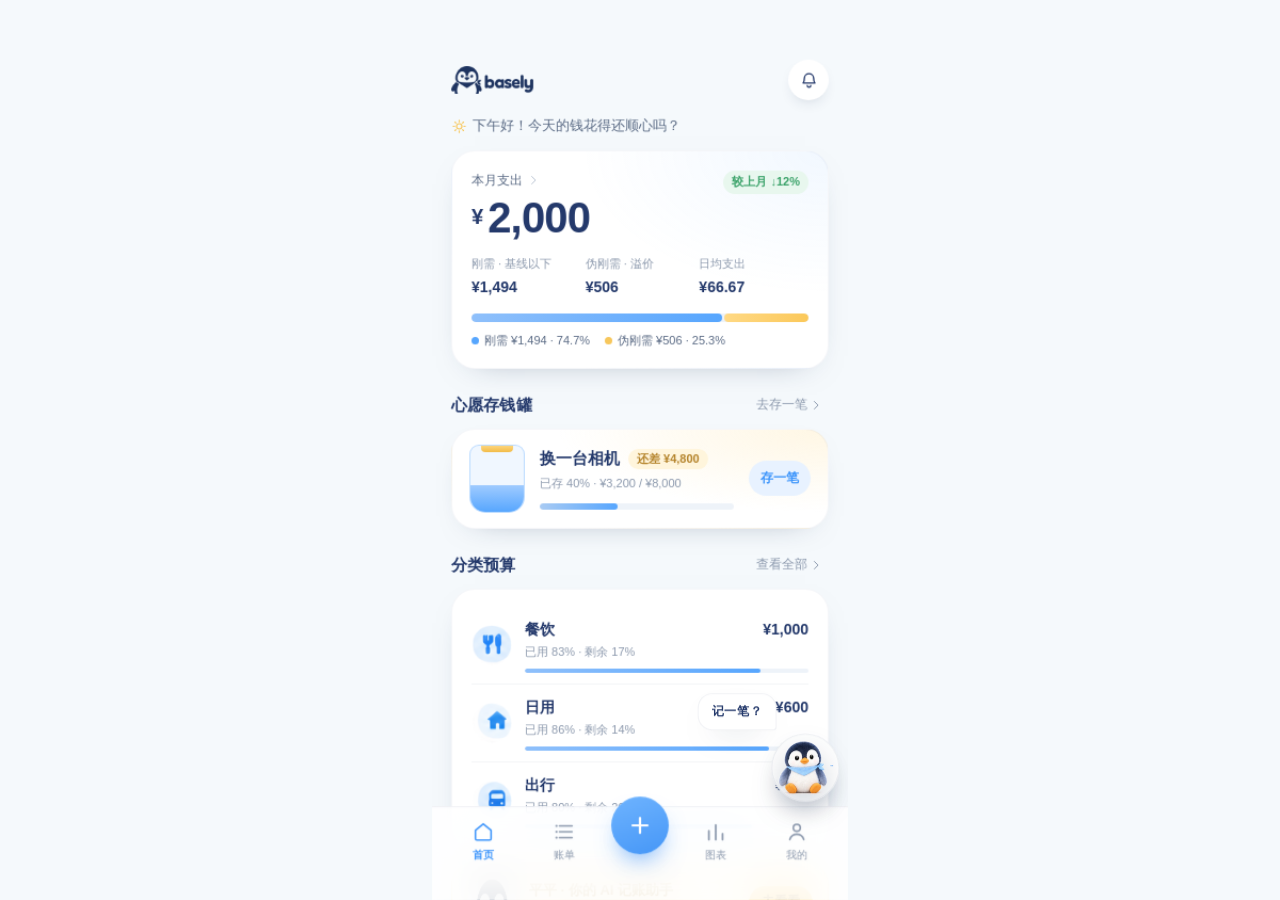
<file: basely-mobile.html>
<!doctype html>
<html lang="zh-CN" class="mobile-mode">
  <head>
    <meta charset="utf-8" />
    <meta name="viewport" content="width=device-width, initial-scale=1, maximum-scale=1, viewport-fit=cover" />
    <title>basely mobile</title>
    <meta name="description" content="基线 Basely —— 一款把日常开销劈成两层的辅助记账 App。为生活付费，为热爱认账。" />
    <link rel="icon" href="favicon.png" />
    <link rel="apple-touch-icon" href="app-icon-180.png" />
    <link rel="stylesheet" href="tokens.css?v=13" />
    <link rel="stylesheet" href="app.css?v=13" />
    <link rel="stylesheet" href="mobile.css?v=1" />
  </head>
  <body class="app-page">
    <!-- ============================== icon sprite ============================== -->
    <svg width="0" height="0" style="position: absolute" aria-hidden="true">
      <defs>
        <symbol id="i-home" viewBox="0 0 24 24"><path d="M4 10.5 12 4l8 6.5V19a1.5 1.5 0 0 1-1.5 1.5h-13A1.5 1.5 0 0 1 4 19z" fill="none" stroke="currentColor" stroke-width="1.7" stroke-linecap="round" stroke-linejoin="round"/></symbol>
        <symbol id="i-list" viewBox="0 0 24 24"><path d="M7 6h13M7 12h13M7 18h13" fill="none" stroke="currentColor" stroke-width="1.7" stroke-linecap="round"/><circle cx="4" cy="6" r="1.2" fill="currentColor"/><circle cx="4" cy="12" r="1.2" fill="currentColor"/><circle cx="4" cy="18" r="1.2" fill="currentColor"/></symbol>
        <symbol id="i-plus" viewBox="0 0 24 24"><path d="M12 5v14M5 12h14" fill="none" stroke="currentColor" stroke-width="2.2" stroke-linecap="round"/></symbol>
        <symbol id="i-chart" viewBox="0 0 24 24"><path d="M5 20V11M12 20V5M19 20v-6" fill="none" stroke="currentColor" stroke-width="1.9" stroke-linecap="round"/></symbol>
        <symbol id="i-user" viewBox="0 0 24 24"><circle cx="12" cy="8" r="3.6" fill="none" stroke="currentColor" stroke-width="1.7"/><path d="M4.8 20c1.1-3.6 3.8-5.4 7.2-5.4s6.1 1.8 7.2 5.4" fill="none" stroke="currentColor" stroke-width="1.7" stroke-linecap="round"/></symbol>
        <symbol id="i-bell" viewBox="0 0 24 24"><path d="M6.5 9.5a5.5 5.5 0 0 1 11 0c0 4 1.5 5.5 1.5 5.5H5s1.5-1.5 1.5-5.5Z" fill="none" stroke="currentColor" stroke-width="1.7" stroke-linejoin="round"/><path d="M10 18a2 2 0 0 0 4 0" fill="none" stroke="currentColor" stroke-width="1.7" stroke-linecap="round"/></symbol>
        <symbol id="i-settings" viewBox="0 0 24 24"><circle cx="12" cy="12" r="3" fill="none" stroke="currentColor" stroke-width="1.7"/><path d="M12 3.5v2M12 18.5v2M4.6 7.7l1.7 1M17.7 15.3l1.7 1M4.6 16.3l1.7-1M17.7 8.7l1.7-1" fill="none" stroke="currentColor" stroke-width="1.7" stroke-linecap="round"/></symbol>
        <symbol id="i-calendar" viewBox="0 0 24 24"><rect x="4" y="5.5" width="16" height="14" rx="3" fill="none" stroke="currentColor" stroke-width="1.7"/><path d="M4 10h16M8.5 3.5v4M15.5 3.5v4" fill="none" stroke="currentColor" stroke-width="1.7" stroke-linecap="round"/></symbol>
        <symbol id="i-search" viewBox="0 0 24 24"><circle cx="11" cy="11" r="6" fill="none" stroke="currentColor" stroke-width="1.8"/><path d="m16 16 4 4" fill="none" stroke="currentColor" stroke-width="1.8" stroke-linecap="round"/></symbol>
        <symbol id="i-chevron-right" viewBox="0 0 24 24"><path d="m9 5 7 7-7 7" fill="none" stroke="currentColor" stroke-width="1.9" stroke-linecap="round" stroke-linejoin="round"/></symbol>
        <symbol id="i-chevron-left" viewBox="0 0 24 24"><path d="m15 5-7 7 7 7" fill="none" stroke="currentColor" stroke-width="1.9" stroke-linecap="round" stroke-linejoin="round"/></symbol>
        <symbol id="i-chevron-down" viewBox="0 0 24 24"><path d="m5 9 7 7 7-7" fill="none" stroke="currentColor" stroke-width="1.9" stroke-linecap="round" stroke-linejoin="round"/></symbol>
        <symbol id="i-check" viewBox="0 0 24 24"><path d="m5 12.5 4.5 4.5L19 7" fill="none" stroke="currentColor" stroke-width="2.2" stroke-linecap="round" stroke-linejoin="round"/></symbol>
        <symbol id="i-close" viewBox="0 0 24 24"><path d="M6 6l12 12M18 6 6 18" fill="none" stroke="currentColor" stroke-width="2" stroke-linecap="round"/></symbol>
        <symbol id="i-backspace" viewBox="0 0 24 24"><path d="M9 5h10a2 2 0 0 1 2 2v10a2 2 0 0 1-2 2H9l-6-7 6-7Z" fill="none" stroke="currentColor" stroke-width="1.7" stroke-linejoin="round"/><path d="m12 9 5 6M17 9l-5 6" fill="none" stroke="currentColor" stroke-width="1.7" stroke-linecap="round"/></symbol>
        <symbol id="i-send" viewBox="0 0 24 24"><path d="M4 12 20 4l-5.5 16-3.2-6.4L4 12Z" fill="none" stroke="currentColor" stroke-width="1.7" stroke-linejoin="round"/></symbol>
        <symbol id="i-sun" viewBox="0 0 24 24"><circle cx="12" cy="12" r="4" fill="none" stroke="currentColor" stroke-width="1.8"/><path d="M12 3v2M12 19v2M3 12h2M19 12h2M5.6 5.6l1.4 1.4M17 17l1.4 1.4M5.6 18.4 7 17M17 7l1.4-1.4" fill="none" stroke="currentColor" stroke-width="1.8" stroke-linecap="round"/></symbol>
        <symbol id="i-star" viewBox="0 0 24 24"><path d="m12 4 2.4 5 5.6.7-4 3.9 1 5.4-5-2.7-5 2.7 1-5.4-4-3.9L9.6 9 12 4Z" fill="none" stroke="currentColor" stroke-width="1.6" stroke-linejoin="round"/></symbol>
        <symbol id="i-pen" viewBox="0 0 24 24"><path d="M15.5 4.5 19.5 8.5 8 20H4v-4L15.5 4.5Z" fill="none" stroke="currentColor" stroke-width="1.7" stroke-linejoin="round"/></symbol>
        <symbol id="i-pie" viewBox="0 0 24 24"><path d="M12 4a8 8 0 1 0 8 8h-8V4Z" fill="none" stroke="currentColor" stroke-width="1.7" stroke-linejoin="round"/><path d="M14 3.2A8 8 0 0 1 20.8 10H14V3.2Z" fill="none" stroke="currentColor" stroke-width="1.7" stroke-linejoin="round"/></symbol>
        <symbol id="i-bars" viewBox="0 0 24 24"><rect x="4" y="11" width="4" height="9" rx="1.2" fill="none" stroke="currentColor" stroke-width="1.7"/><rect x="10" y="5" width="4" height="15" rx="1.2" fill="none" stroke="currentColor" stroke-width="1.7"/><rect x="16" y="14" width="4" height="6" rx="1.2" fill="none" stroke="currentColor" stroke-width="1.7"/></symbol>
        <symbol id="i-heart" viewBox="0 0 24 24"><path d="M12 20s-7-4.4-7-9.2A4.2 4.2 0 0 1 12 8a4.2 4.2 0 0 1 7 2.8C19 15.6 12 20 12 20Z" fill="none" stroke="currentColor" stroke-width="1.7" stroke-linejoin="round"/></symbol>
        <symbol id="i-target" viewBox="0 0 24 24"><circle cx="12" cy="12" r="8" fill="none" stroke="currentColor" stroke-width="1.7"/><circle cx="12" cy="12" r="4" fill="none" stroke="currentColor" stroke-width="1.7"/><circle cx="12" cy="12" r="1" fill="currentColor"/></symbol>
        <symbol id="i-wallet" viewBox="0 0 24 24"><rect x="3.5" y="6" width="17" height="13" rx="3.5" fill="none" stroke="currentColor" stroke-width="1.7"/><path d="M3.5 10h17" fill="none" stroke="currentColor" stroke-width="1.7"/><circle cx="16.5" cy="14.5" r="1.2" fill="currentColor"/></symbol>
        <symbol id="i-sparkle" viewBox="0 0 24 24"><path d="M12 3.5 13.5 9l5.5 1.5-5.5 1.5L12 17.5 10.5 12 5 10.5 10.5 9 12 3.5Z" fill="none" stroke="currentColor" stroke-width="1.6" stroke-linejoin="round"/></symbol>
        <symbol id="i-shield" viewBox="0 0 24 24"><path d="M12 3.5 19 6v6c0 4.2-3 7-7 8.5C9 19 6 16.2 6 12V6l6-2.5Z" fill="none" stroke="currentColor" stroke-width="1.7" stroke-linejoin="round"/><path d="m9.2 12 2 2 3.6-3.8" fill="none" stroke="currentColor" stroke-width="1.7" stroke-linecap="round" stroke-linejoin="round"/></symbol>
        <symbol id="i-share" viewBox="0 0 24 24"><circle cx="17" cy="6" r="2.5" fill="none" stroke="currentColor" stroke-width="1.7"/><circle cx="7" cy="12" r="2.5" fill="none" stroke="currentColor" stroke-width="1.7"/><circle cx="17" cy="18" r="2.5" fill="none" stroke="currentColor" stroke-width="1.7"/><path d="m9.2 10.8 5.6-3.4M9.2 13.2l5.6 3.4" fill="none" stroke="currentColor" stroke-width="1.7" stroke-linecap="round"/></symbol>
        <symbol id="i-help" viewBox="0 0 24 24"><circle cx="12" cy="12" r="8" fill="none" stroke="currentColor" stroke-width="1.7"/><path d="M9.6 9.6A2.4 2.4 0 0 1 12 8c1.4 0 2.4.9 2.4 2.2 0 1.6-2.4 1.7-2.4 3.4" fill="none" stroke="currentColor" stroke-width="1.7" stroke-linecap="round"/><circle cx="12" cy="16.6" r="1" fill="currentColor"/></symbol>
        <symbol id="i-info" viewBox="0 0 24 24"><circle cx="12" cy="12" r="8" fill="none" stroke="currentColor" stroke-width="1.7"/><path d="M12 11v5" fill="none" stroke="currentColor" stroke-width="1.8" stroke-linecap="round"/><circle cx="12" cy="8.2" r="1.1" fill="currentColor"/></symbol>
        <symbol id="i-moon" viewBox="0 0 24 24"><path d="M19 14.5A7.5 7.5 0 0 1 9.5 5a7.5 7.5 0 1 0 9.5 9.5Z" fill="none" stroke="currentColor" stroke-width="1.7" stroke-linejoin="round"/></symbol>
        <symbol id="i-lock" viewBox="0 0 24 24"><rect x="5" y="10" width="14" height="10" rx="3" fill="none" stroke="currentColor" stroke-width="1.7"/><path d="M8.5 10V8a3.5 3.5 0 0 1 7 0v2" fill="none" stroke="currentColor" stroke-width="1.7" stroke-linecap="round"/></symbol>
        <symbol id="i-logout" viewBox="0 0 24 24"><path d="M14 5H7a2 2 0 0 0-2 2v10a2 2 0 0 0 2 2h7" fill="none" stroke="currentColor" stroke-width="1.7" stroke-linecap="round"/><path d="M17 8.5 20.5 12 17 15.5M11 12h9.5" fill="none" stroke="currentColor" stroke-width="1.7" stroke-linecap="round" stroke-linejoin="round"/></symbol>
        <symbol id="i-trophy" viewBox="0 0 24 24"><path d="M8 4h8v4a4 4 0 0 1-8 0V4Z" fill="none" stroke="currentColor" stroke-width="1.7" stroke-linejoin="round"/><path d="M8 5H5.5v1.5A3.5 3.5 0 0 0 9 10M16 5h2.5v1.5A3.5 3.5 0 0 1 15 10M12 12v5M8.5 20h7l-.8-2.5h-5.4L8.5 20Z" fill="none" stroke="currentColor" stroke-width="1.7" stroke-linecap="round" stroke-linejoin="round"/></symbol>
        <symbol id="i-flame" viewBox="0 0 24 24"><path d="M12 3s5 4 5 9a5 5 0 0 1-10 0c0-2 1-3.5 2-4.5 0 2 1 3 2 3s1-4 1-7.5Z" fill="none" stroke="currentColor" stroke-width="1.7" stroke-linejoin="round"/></symbol>
        <symbol id="i-coin" viewBox="0 0 24 24"><circle cx="12" cy="12" r="8" fill="none" stroke="currentColor" stroke-width="1.7"/><path d="M12 7.5v9M9.5 10h4a1.8 1.8 0 0 1 0 3.5h-4M9.5 13.5h4" fill="none" stroke="currentColor" stroke-width="1.5" stroke-linecap="round"/></symbol>
        <symbol id="i-gift" viewBox="0 0 24 24"><rect x="4" y="9" width="16" height="11" rx="2" fill="none" stroke="currentColor" stroke-width="1.7"/><path d="M4 13h16M12 9v11" fill="none" stroke="currentColor" stroke-width="1.7"/><path d="M12 9C10 9 8 8.2 8 6.5A2 2 0 0 1 12 6a2 2 0 0 1 4 .5C16 8.2 14 9 12 9Z" fill="none" stroke="currentColor" stroke-width="1.7"/></symbol>
        <symbol id="i-arrow-up" viewBox="0 0 24 24"><path d="M12 19V6M6.5 11.5 12 6l5.5 5.5" fill="none" stroke="currentColor" stroke-width="1.9" stroke-linecap="round" stroke-linejoin="round"/></symbol>
        <symbol id="i-grid" viewBox="0 0 24 24"><rect x="4" y="4" width="7" height="7" rx="2" fill="none" stroke="currentColor" stroke-width="1.7"/><rect x="13" y="4" width="7" height="7" rx="2" fill="none" stroke="currentColor" stroke-width="1.7"/><rect x="4" y="13" width="7" height="7" rx="2" fill="none" stroke="currentColor" stroke-width="1.7"/><rect x="13" y="13" width="7" height="7" rx="2" fill="none" stroke="currentColor" stroke-width="1.7"/></symbol>
        <symbol id="i-template" viewBox="0 0 24 24"><rect x="4" y="4" width="16" height="16" rx="4" fill="none" stroke="currentColor" stroke-width="1.7"/><path d="M4 9h16M9 9v11" fill="none" stroke="currentColor" stroke-width="1.7"/></symbol>
        <symbol id="i-dots" viewBox="0 0 24 24"><circle cx="6" cy="12" r="1.6" fill="currentColor"/><circle cx="12" cy="12" r="1.6" fill="currentColor"/><circle cx="18" cy="12" r="1.6" fill="currentColor"/></symbol>
        <symbol id="i-jar" viewBox="0 0 24 24"><path d="M7 7h10l1 3v9a2 2 0 0 1-2 2H8a2 2 0 0 1-2-2V10l1-3Z" fill="none" stroke="currentColor" stroke-width="1.7" stroke-linejoin="round"/><path d="M6 13h12" fill="none" stroke="currentColor" stroke-width="1.7"/><path d="M9 4h6" fill="none" stroke="currentColor" stroke-width="1.7" stroke-linecap="round"/></symbol>
        <symbol id="i-chat" viewBox="0 0 24 24"><path d="M20 12a7.5 7.5 0 0 1-7.5 7.5H8L4 22v-5.4A7.5 7.5 0 0 1 12.5 4.5 7.5 7.5 0 0 1 20 12Z" fill="none" stroke="currentColor" stroke-width="1.7" stroke-linejoin="round"/></symbol>
      </defs>
    </svg>

    <div class="stage-wrap">
      <div class="stage" id="stage">
      <aside class="stage-side">
        <img class="side-logo" src="logo-lockup.png" alt="basely" />
        <h1>把账单劈成两层<br />看清钱去了哪。</h1>
        <p>
          这是一份可直接操作的产品原型：记一笔、改判归属、看周月分析、跟平平聊聊，数字会实时更新。
        </p>
        <ul class="side-list">
          <li><b>记账</b><span>复用数据自动归类，只让你确认「这笔姓什么」</span></li>
          <li><b>分析</b><span>刚需 / 伪刚需两层结构，溢价率一页看清</span></li>
          <li><b>心愿</b><span>首页就能看到存钱罐，点进去慢慢存</span></li>
          <li><b>平平</b><span>每一页右下角都在，点一下就能聊</span></li>
        </ul>
        <a class="side-link" href="index.html">
          返回品牌站
          <svg><use href="#i-chevron-right" /></svg>
        </a>
      </aside>

      <div class="phone">
        <div class="device">
          <div class="statusbar">
            <span>9:41</span>
            <span class="sb-right">
              <svg viewBox="0 0 20 14" fill="none"><path d="M1 10h2v3H1zM5.5 7.5h2V13h-2zM10 5h2v8h-2zM14.5 2h2v11h-2z" fill="currentColor"/></svg>
              <svg viewBox="0 0 18 14" fill="none"><path d="M9 12.6 1 5.2A11.5 11.5 0 0 1 17 5.2L9 12.6Z" fill="none" stroke="currentColor" stroke-width="1.6"/><circle cx="9" cy="11" r="1" fill="currentColor"/></svg>
              <span class="battery"></span>
            </span>
          </div>

          <div class="app" id="app" data-view="home">
            <div class="views" id="views">
              <!-- ============================ 首页 ============================ -->
              <section class="view active" id="v-home" data-view="home">
                <div class="app-head">
                  <img class="logo" src="logo-lockup.png" alt="basely" />
                  <div class="head-actions">
                    <button class="icon-btn" data-act="toast" data-msg="暂无新提醒，平平会替你盯着预算 🙂">
                      <svg><use href="#i-bell" /></svg>
                    </button>
                  </div>
                </div>
                <div class="greet">
                  <svg class="sun"><use href="#i-sun" /></svg>
                  <span id="greet-text">早上好！今天也要好好记账呀～</span>
                </div>

                <div class="pad">
                  <div class="card total-card" data-go="charts">
                    <div class="total-top">
                      <div>
                        <div class="label">本月支出 <svg width="12" height="12" style="color: var(--ink-4)"><use href="#i-chevron-right" /></svg></div>
                        <div class="total-amount"><span class="cur">¥</span><span class="v" id="home-total">2,000</span></div>
                      </div>
                      <span class="chip green" id="home-delta">较上月 ↓12%</span>
                    </div>
                    <div class="total-meta" id="home-meta"></div>
                    <div class="stack">
                      <div class="stack-bar"><i class="need" style="width: 74.7%"></i><i class="want" style="width: 25.3%"></i></div>
                      <div class="legend" id="home-legend"></div>
                    </div>
                  </div>

                  <!-- 心愿存钱罐（首页快捷模块） -->
                  <div class="sec-head">
                    <h3>心愿存钱罐</h3>
                    <button class="more" data-go="wish">去存一笔 <svg><use href="#i-chevron-right" /></svg></button>
                  </div>
                  <button class="card wish-home" data-go="wish" id="wish-home"></button>

                  <div class="sec-head">
                    <h3>分类预算</h3>
                    <button class="more" data-go="budget">查看全部 <svg><use href="#i-chevron-right" /></svg></button>
                  </div>
                  <div class="card budget-card" id="home-budgets"></div>

                  <div class="card ai-card" style="margin-top: 12px">
                    <div class="ava"><img src="avatar-flat.png" alt="" /></div>
                    <div class="txt">
                      <div class="t">平平 · 你的 AI 记账助手</div>
                      <div class="d" id="ai-tip">本月餐饮支出比基线高 33% 哦～ 继续加油！</div>
                    </div>
                    <button class="go" data-go="ai">去看看</button>
                  </div>

                  <div class="sec-head">
                    <h3>今日账单</h3>
                    <button class="more" data-go="records">查看全部 <svg><use href="#i-chevron-right" /></svg></button>
                  </div>
                  <div class="card" style="padding: 2px 16px" id="home-today"></div>
                </div>
              </section>

              <!-- ============================ 账单 ============================ -->
              <section class="view" id="v-records" data-view="records">
                <div class="nav-head">
                  <button class="nav-btn" data-act="toast" data-msg="按类目 / 金额 / 时间筛选"><svg><use href="#i-search" /></svg></button>
                  <div class="title">账单详情</div>
                  <button class="nav-btn" data-act="toast" data-msg="10 月 1 日 — 10 月 31 日"><svg><use href="#i-calendar" /></svg></button>
                </div>
                <div class="pad">
                  <div style="display: flex; align-items: center; justify-content: space-between">
                    <button class="month-chip" data-act="toast" data-msg="切换月份">
                      10月 <svg width="14" height="14"><use href="#i-chevron-down" /></svg>
                    </button>
                    <div style="font-size: 11px; color: var(--ink-3)">
                      支出 <b class="num" style="color: var(--navy); font-size: 15px">¥2,000</b>
                    </div>
                  </div>
                  <div class="seg filter" id="rec-filter" style="margin-top: 12px">
                    <button class="on" data-filter="all">全部</button>
                    <button data-filter="need">刚需</button>
                    <button data-filter="want">伪刚需</button>
                  </div>
                  <div id="rec-list"></div>
                </div>
              </section>

              <!-- ============================ 添加记账 ============================ -->
              <section class="view no-tab" id="v-add" data-view="add">
                <div class="add-head">
                  <button class="nav-btn text" data-act="close-add">取消</button>
                  <div class="t">添加记账</div>
                  <button class="chip" data-act="toast" data-msg="已套用「工作午餐 ¥32」模板"><svg width="12" height="12"><use href="#i-template" /></svg> 模板</button>
                </div>
                <div class="pad add-pad" id="add-pad">
                  <div class="add-cats" id="add-cats"></div>

                  <div class="amount-line" id="amount-line">
                    <span class="lbl">金额</span>
                    <span class="val zero" id="add-amount"><span class="u">¥</span>0<span class="caret"></span></span>
                  </div>

                  <div class="baseline-card" id="baseline">
                    <div class="row1">
                      <span>你的餐饮基线 <b id="bl-base">¥13</b></span>
                      <span>这笔高出 <b id="bl-gap">¥19</b></span>
                    </div>
                    <div class="judge">
                      <button data-judge="need">这笔姓生活</button>
                      <button data-judge="want" class="on">这笔姓爱好</button>
                    </div>
                    <div class="hint">机器只负责算差额，这笔钱怎么归属，始终由你决定。</div>
                  </div>

                  <div class="form-rows">
                    <button class="form-row" data-pick="date">
                      <svg><use href="#i-calendar" /></svg><span>日期</span>
                      <span class="v" id="add-date">10月13日 · 今天 <svg><use href="#i-chevron-right" /></svg></span>
                    </button>
                    <button class="form-row" data-pick="account">
                      <svg><use href="#i-wallet" /></svg><span>账户</span>
                      <span class="v" id="add-account">微信钱包 <svg><use href="#i-chevron-right" /></svg></span>
                    </button>
                    <div class="form-row">
                      <svg><use href="#i-pen" /></svg><span>备注</span>
                      <input id="add-note" placeholder="输入备注（选填）" maxlength="24" />
                    </div>
                  </div>

                  <button class="btn" id="save-inline" data-act="save-record">保存这笔</button>
                </div>

                <div class="keypad" id="keypad">
                  <button data-k="1">1</button><button data-k="2">2</button><button data-k="3">3</button>
                  <button data-k="4">4</button><button data-k="5">5</button><button data-k="6">6</button>
                  <button data-k="7">7</button><button data-k="8">8</button><button data-k="9">9</button>
                  <button data-k=".">.</button><button data-k="0">0</button>
                  <button class="fn" data-k="del"><svg><use href="#i-backspace" /></svg></button>
                  <button class="fn" data-act="keypad-hide"><span class="hide-txt">收起</span></button>
                  <button class="save" data-act="save-record" style="grid-column: span 2">保存</button>
                </div>
              </section>

              <!-- ============================ 分类 ============================ -->
              <section class="view" id="v-category" data-view="category">
                <div class="nav-head">
                  <div style="width: 34px"></div>
                  <div class="title">支出分类</div>
                  <button class="nav-btn" data-act="toast" data-msg="已按金额从高到低排序"><svg><use href="#i-grid" /></svg></button>
                </div>
                <div class="pad">
                  <div class="card" style="padding: 16px 18px">
                    <div style="display: flex; align-items: baseline; justify-content: space-between">
                      <span style="font-size: 12px; color: var(--ink-2)">本月支出（总计）</span>
                      <span class="chip yellow" style="height: 20px">伪刚需 25.3%</span>
                    </div>
                    <div class="total-amount"><span class="cur">¥</span><span class="v" style="font-size: 34px">2,000</span></div>
                    <div class="stack-bar" style="margin-top: 10px"><i class="need" style="width: 74.7%"></i><i class="want" style="width: 25.3%"></i></div>
                    <div class="legend" style="justify-content: space-between; margin-top: 8px">
                      <span><i></i> 刚需 ¥1,494 · 74.7%</span>
                      <span><i class="y"></i> 伪刚需 ¥506 · 25.3%</span>
                    </div>
                  </div>
                  <div class="sec-head">
                    <h3>支出分类</h3>
                    <span class="more">全部 8 项</span>
                  </div>
                  <div class="card" style="padding: 8px 10px"><div class="cat-grid" id="cat-grid"></div></div>
                </div>
              </section>

              <!-- ============================ 图表 ============================ -->
              <section class="view" id="v-charts" data-view="charts">
                <div class="nav-head">
                  <div style="width: 34px"></div>
                  <div class="title">统计</div>
                  <button class="nav-btn" data-act="toast" data-msg="10 月 7 日 — 10 月 13 日"><svg><use href="#i-calendar" /></svg></button>
                </div>
                <div class="pad">
                  <div class="seg" id="chart-seg" style="margin-bottom: 12px">
                    <button class="on" data-range="week">周分析</button>
                    <button data-range="month">月分析</button>
                  </div>

                  <div class="card" style="padding: 16px 18px">
                    <div style="display: flex; align-items: flex-start; justify-content: space-between">
                      <div>
                        <div style="font-size: 12px; color: var(--ink-2)" id="ch-label">本周总支出</div>
                        <div class="total-amount"><span class="cur">¥</span><span class="v" style="font-size: 32px" id="ch-total">512</span></div>
                        <div style="font-size: 11px; color: var(--ink-3); margin-top: 2px">
                          较上周 <span id="ch-delta" style="color: #3aa269; font-weight: 600">↓ 8.4%</span>
                        </div>
                      </div>
                      <img src="penguin-flat-front.png" alt="" style="width: 58px; margin-top: -4px" />
                    </div>
                    <div class="stack-bar" style="margin-top: 10px"><i class="need" id="ch-need" style="width: 70%"></i><i class="want" id="ch-want" style="width: 30%"></i></div>
                    <div class="legend" style="justify-content: space-between; margin-top: 8px">
                      <span><i></i> 刚需 <span id="ch-need-pct">70%</span></span>
                      <span><i class="y"></i> 伪刚需 <span id="ch-want-pct">30%</span></span>
                    </div>
                  </div>

                  <div class="card chart-card" style="margin-top: 12px">
                    <div class="chart-head">
                      <h3>支出趋势</h3>
                      <div class="legend"><span><i></i> 刚需</span><span><i class="y"></i> 伪刚需</span></div>
                    </div>
                    <div id="ch-trend"></div>
                  </div>

                  <div class="card chart-card" style="margin-top: 12px">
                    <div class="chart-head"><h3>分类占比</h3></div>
                    <div id="ch-donut"></div>
                  </div>

                  <div class="comment-card">
                    <img src="penguin-face-calm.png" alt="" />
                    <div class="b" id="ch-comment">
                      <div class="nm">平平：</div>
                      本周餐饮占了 <b>42%</b>，伪刚需部分主要来自两次外卖。
                    </div>
                  </div>
                </div>
              </section>

              <!-- ============================ AI 助手 ============================ -->
              <section class="view no-tab chat-view" id="v-ai" data-view="ai">
                <div class="chat-head">
                  <div class="nav-head" style="padding-bottom: 0">
                    <button class="nav-btn" data-act="back"><svg><use href="#i-chevron-left" /></svg></button>
                    <div style="display: flex; align-items: center; gap: 8px; flex: 1; justify-content: center">
                      <div style="width: 30px; height: 30px; border-radius: 50%; overflow: hidden; background: #fff">
                        <img src="avatar-flat.png" alt="" style="width: 100%; height: 100%; object-fit: cover" />
                      </div>
                      <div style="line-height: 1.2">
                        <div style="font-size: 14px; font-weight: 700; color: var(--navy)">AI 助手</div>
                        <div style="font-size: 10px; color: #3aa269" id="ai-status">平平 · 在线</div>
                      </div>
                    </div>
                    <button class="nav-btn" data-act="toast" data-msg="语音功能演示中"><svg><use href="#i-sun" /></svg></button>
                  </div>
                </div>
                <div class="chat-scroll" id="chat-scroll"></div>
                <div class="chips-row" id="chat-chips">
                  <button data-say="帮我看看这周的消费">帮我看看这周</button>
                  <button data-say="餐饮花多了吗">餐饮花多了吗</button>
                  <button data-say="怎么设一个爱好预算">怎么设预算</button>
                  <button data-say="我想存钱买相机">我想存钱买相机</button>
                </div>
                <div class="chat-input">
                  <input id="chat-text" placeholder="发消息给平平…" maxlength="40" />
                  <button class="send" id="chat-send"><svg><use href="#i-send" /></svg></button>
                </div>
              </section>

              <!-- ============================ 我的 ============================ -->
              <section class="view" id="v-me" data-view="me">
                <div class="nav-head" style="padding-bottom: 0">
                  <div style="width: 34px"></div>
                  <div class="title"></div>
                  <button class="nav-btn" data-go="settings"><svg><use href="#i-settings" /></svg></button>
                </div>
                <div class="profile-head">
                  <div class="ava"><img src="avatar-flat.png" alt="" /></div>
                  <div>
                    <div class="nm">平平的主人</div>
                    <span class="lv"><svg width="10" height="10"><use href="#i-star" /></svg> Lv3 记账达人</span>
                  </div>
                  <div class="quote">记录每一笔<br />都是更好的自己！</div>
                </div>

                <div class="pad">
                  <div class="card" style="margin-top: 14px">
                    <div class="stat-duo">
                      <div>
                        <div class="k"><svg><use href="#i-calendar" /></svg> 记账天数</div>
                        <div class="v">128<small>天</small></div>
                        <div class="sub"><span class="chip green" style="height: 18px; font-size: 9.5px">连续 7 天</span></div>
                      </div>
                      <div>
                        <div class="k"><svg><use href="#i-coin" /></svg> 本月记账</div>
                        <div class="v">¥2,000</div>
                        <div class="sub">较上月 <span class="up">+18% ↗</span></div>
                      </div>
                    </div>
                  </div>

                  <div class="sec-head"><h3>本月预算</h3><span class="more">剩余 33%</span></div>
                  <div class="card" style="padding: 2px 16px">
                    <div class="budget-row">
                      <img class="cat-icon" src="cat-food.png" alt="" />
                      <div class="info">
                        <div class="t"><span>餐饮</span><b>¥1,000 / ¥1,200</b></div>
                        <div class="mini-bar"><i style="width: 83%"></i></div>
                      </div>
                    </div>
                    <div class="budget-row">
                      <img class="cat-icon" src="cat-shopping.png" alt="" />
                      <div class="info">
                        <div class="t"><span>购物</span><b>¥0 / ¥900</b></div>
                        <div class="mini-bar"><i style="width: 2%"></i></div>
                      </div>
                    </div>
                    <div class="budget-row">
                      <img class="cat-icon" src="cat-transport.png" alt="" />
                      <div class="info">
                        <div class="t"><span>出行</span><b>¥400 / ¥600</b></div>
                        <div class="mini-bar"><i style="width: 66%"></i></div>
                      </div>
                    </div>
                  </div>

                  <div class="sec-head"><h3>快捷入口</h3><span class="more">全部 ›</span></div>
                  <div class="card" style="padding: 8px">
                    <div class="quick-grid">
                      <button data-go="add"><span class="qi blue"><svg><use href="#i-plus" /></svg></span>记一笔</button>
                      <button data-go="budget"><span class="qi yellow"><svg><use href="#i-pie" /></svg></span>预算管理</button>
                      <button data-go="charts"><span class="qi sky"><svg><use href="#i-bars" /></svg></span>账单统计</button>
                      <button data-go="wish"><span class="qi pink"><svg><use href="#i-heart" /></svg></span>心愿清单</button>
                    </div>
                  </div>

                  <div class="sec-head"><h3>我的成就</h3><button class="more" data-go="achievements">查看全部 <svg><use href="#i-chevron-right" /></svg></button></div>
                  <div class="card" style="padding: 14px 8px 10px">
                    <div class="badges">
                      <div class="badge-item on"><div class="hex"><svg><use href="#i-calendar" /></svg></div>7天打卡<span class="st">进行中</span></div>
                      <div class="badge-item gold"><div class="hex"><svg><use href="#i-star" /></svg></div>月度之星<span class="st">1/3</span></div>
                      <div class="badge-item coral"><div class="hex"><svg><use href="#i-bars" /></svg></div>消费达人<span class="st">2/5</span></div>
                      <div class="badge-item"><div class="hex"><svg><use href="#i-coin" /></svg></div>理财新手<span class="st">0/3</span></div>
                    </div>
                  </div>

                  <div class="card" style="margin-top: 12px; padding: 2px 16px">
                    <button class="list-row" data-go="settings">
                      <span class="ic"><svg><use href="#i-settings" /></svg></span>
                      设置
                      <span class="arr"><svg><use href="#i-chevron-right" /></svg></span>
                    </button>
                    <button class="list-row" data-act="toast" data-msg="已生成你的邀请卡片">
                      <span class="ic"><svg><use href="#i-share" /></svg></span>
                      分享给好友<span class="sub">一起养成记账好习惯吧～</span>
                      <span class="arr"><svg><use href="#i-chevron-right" /></svg></span>
                    </button>
                  </div>
                </div>
              </section>

              <!-- ============================ 设置 ============================ -->
              <section class="view no-tab" id="v-settings" data-view="settings">
                <div class="nav-head">
                  <button class="nav-btn" data-act="back"><svg><use href="#i-chevron-left" /></svg></button>
                  <div class="title">设置</div>
                  <div style="width: 34px"></div>
                </div>
                <div class="pad">
                  <div class="card" style="padding: 12px; display: flex; align-items: center; gap: 10px">
                    <div style="width: 42px; height: 42px; border-radius: 50%; overflow: hidden; background: #f2f7fd">
                      <img src="avatar-flat.png" alt="" style="width: 100%; height: 100%; object-fit: cover" />
                    </div>
                    <div>
                      <div style="font-size: 14px; font-weight: 700; color: var(--navy)">平平的主人</div>
                      <div style="font-size: 11px; color: var(--ink-3)">basely_2024</div>
                    </div>
                    <span class="arr" style="margin-left: auto; color: var(--ink-4)"><svg width="16" height="16"><use href="#i-chevron-right" /></svg></span>
                  </div>

                  <div class="card" style="margin-top: 12px; padding: 2px 16px">
                    <button class="list-row" data-act="toast" data-msg="手机号 · 微信绑定 · 账号管理">
                      <span class="ic"><svg><use href="#i-shield" /></svg></span>
                      账号与安全<span class="sub">手机号 · 微信绑定 · 账号管理</span>
                      <span class="arr"><svg><use href="#i-chevron-right" /></svg></span>
                    </button>
                    <div class="list-row">
                      <span class="ic"><svg><use href="#i-bell" /></svg></span>
                      通知设置<span class="sub">推送通知 · 记账提醒 · 预算提醒</span>
                      <span class="switch on" data-toggle></span>
                    </div>
                    <button class="list-row" data-act="toast" data-msg="跟随系统 · 浅色 · 深色">
                      <span class="ic"><svg><use href="#i-moon" /></svg></span>
                      主题外观<span class="sub">跟随系统 · 浅色 · 深色</span>
                      <span class="arr"><svg><use href="#i-chevron-right" /></svg></span>
                    </button>
                    <button class="list-row" data-act="toast" data-msg="仅读取消费金额与类目，随时可撤销授权">
                      <span class="ic"><svg><use href="#i-lock" /></svg></span>
                      隐私设置<span class="sub">数据加密 · 权限管理</span>
                      <span class="arr"><svg><use href="#i-chevron-right" /></svg></span>
                    </button>
                    <button class="list-row" data-act="toast" data-msg="感谢反馈，平平会认真看每一条">
                      <span class="ic"><svg><use href="#i-help" /></svg></span>
                      帮助与反馈<span class="sub">使用问题 · 意见反馈</span>
                      <span class="arr"><svg><use href="#i-chevron-right" /></svg></span>
                    </button>
                    <button class="list-row" data-act="toast" data-msg="Basely 1.2.0 · 一款辅助记账 App">
                      <span class="ic"><svg><use href="#i-info" /></svg></span>
                      关于 Basely<span class="sub">版本 1.2.0 · 了解我们</span>
                      <span class="arr"><svg><use href="#i-chevron-right" /></svg></span>
                    </button>
                  </div>

                  <div class="btn ghost" style="margin-top: 18px" data-act="toast" data-msg="已退出登录（演示）">退出登录</div>
                </div>
              </section>

              <!-- ============================ 成就 ============================ -->
              <section class="view no-tab" id="v-achievements" data-view="achievements">
                <div class="nav-head">
                  <button class="nav-btn" data-act="back"><svg><use href="#i-chevron-left" /></svg></button>
                  <div class="title">成就与提醒</div>
                  <button class="nav-btn" data-act="toast" data-msg="每周获得一次勋章进度"><svg><use href="#i-help" /></svg></button>
                </div>
                <div class="pad">
                  <div class="banner">
                    <div class="glow"></div>
                    <img src="penguin-3d-tall.png" alt="平平" />
                    <div class="ribbon">记账小能手</div>
                    <div class="cap">已连续记账 7 天<br />再坚持 23 天解锁下一个徽章</div>
                  </div>

                  <div class="sec-head"><h3>我的成就</h3><span class="more">查看全部</span></div>
                  <div class="card" style="padding: 14px 8px 10px">
                    <div class="badges">
                      <div class="badge-item on"><div class="hex"><svg><use href="#i-calendar" /></svg></div>7天打卡<span class="st">进行中</span></div>
                      <div class="badge-item gold"><div class="hex"><svg><use href="#i-star" /></svg></div>月度之星<span class="st">1/3</span></div>
                      <div class="badge-item coral"><div class="hex"><svg><use href="#i-bars" /></svg></div>消费达人<span class="st">2/5</span></div>
                      <div class="badge-item"><div class="hex"><svg><use href="#i-coin" /></svg></div>理财新手<span class="st">0/3</span></div>
                    </div>
                  </div>

                  <div class="sec-head"><h3>打卡进度</h3><span class="more">连续记账 7 天</span></div>
                  <div class="card" style="padding: 6px 12px 12px">
                    <div class="streak">
                      <div class="d on"><div class="dot"><svg><use href="#i-check" /></svg></div><span>1</span></div>
                      <div class="d on"><div class="dot"><svg><use href="#i-check" /></svg></div><span>2</span></div>
                      <div class="d on"><div class="dot"><svg><use href="#i-check" /></svg></div><span>3</span></div>
                      <div class="d on"><div class="dot"><svg><use href="#i-check" /></svg></div><span>4</span></div>
                      <div class="d on"><div class="dot"><svg><use href="#i-check" /></svg></div><span>5</span></div>
                      <div class="d on"><div class="dot"><svg><use href="#i-check" /></svg></div><span>6</span></div>
                      <div class="d today"><div class="dot" style="font-size: 10px; color: var(--blue-strong); font-weight: 700">7</div><span>今天</span></div>
                    </div>
                  </div>

                  <div class="sec-head"><h3>温柔提醒</h3></div>
                  <div class="remind">
                    <div class="tx">今天的奶茶很好喝，但下次可以先记账哦～<br />你的每一笔支出，都值得被认真对待。</div>
                    <img src="penguin-face-love.png" alt="" />
                  </div>
                </div>
              </section>

              <!-- ============================ 预算计划 ============================ -->
              <section class="view no-tab" id="v-plan" data-view="plan">
                <div class="nav-head">
                  <button class="nav-btn" data-act="back"><svg><use href="#i-chevron-left" /></svg></button>
                  <div class="title">预算计划</div>
                  <button class="nav-btn" data-act="toast" data-msg="10 月 1 日 — 10 月 31 日"><svg><use href="#i-calendar" /></svg></button>
                </div>
                <div class="pad">
                  <div class="hero-navy">
                    <div class="lab">本月预算总额 <span class="chip" style="height: 18px; background: rgba(255,255,255,.16); color: #fff">已用 67%</span></div>
                    <div class="big">¥3,000</div>
                    <div class="bar"><i style="width: 67%"></i></div>
                    <div class="foot"><span>¥2,000 / ¥3,000</span><span>剩余 ¥1,000</span></div>
                    <div class="peng"><img src="pos-act-rest.webp" alt="" /></div>
                  </div>

                  <div class="stat3">
                    <div><div class="k">本月支出</div><div class="v">¥2,000</div></div>
                    <div><div class="k">剩余预算</div><div class="v">¥1,000</div></div>
                    <div><div class="k">日均支出</div><div class="v">¥66.7</div></div>
                  </div>

                  <div class="sec-head"><h3>本月支出总结</h3><span class="more">明细 ›</span></div>
                  <div class="card" style="padding: 6px 16px 12px" id="plan-rows"></div>

                  <div class="comment-card" style="margin-top: 12px">
                    <img src="penguin-face-happy.png" alt="" />
                    <div class="b">
                      <div class="nm">平平：</div>
                      本月很稳！<br />伪刚需占比 <b>25.3%</b>，比上月下降 3.2%，继续保持哦～
                    </div>
                  </div>

                  <div class="btn" style="margin-top: 16px" data-go="budget">调整预算</div>
                </div>
              </section>

              <!-- ============================ 预算设置 ============================ -->
              <section class="view no-tab" id="v-budget" data-view="budget">
                <div class="nav-head">
                  <button class="nav-btn" data-act="back"><svg><use href="#i-chevron-left" /></svg></button>
                  <div class="title">预算设置</div>
                  <button class="nav-btn" data-act="toast" data-msg="预算按「刚需 / 伪刚需」两层分配"><svg><use href="#i-help" /></svg></button>
                </div>
                <div class="pad">
                  <div style="display: flex; gap: 10px; align-items: center; background: linear-gradient(120deg, #fffdf6, #fff6e2); border: 1px solid rgba(247, 199, 92, 0.35); border-radius: 18px; padding: 12px">
                    <img src="penguin-face-happy.png" alt="" style="width: 46px; height: 46px; border-radius: 50%; flex: none" />
                    <div style="font-size: 11.5px; color: #9a6b18; line-height: 1.7">
                      合理分配预算，让每一分钱都更有价值～<br />
                      <span style="opacity: 0.75">超限只提示，不拦截。</span>
                    </div>
                  </div>

                  <div class="sec-head" style="margin-top: 18px">
                    <h3>按分类设置</h3>
                    <span class="more">预算只作用于支出</span>
                  </div>

                  <div class="card" style="margin-top: 12px; padding: 16px 18px">
                    <div style="display: flex; align-items: center; justify-content: space-between">
                      <span style="font-size: 12px; color: var(--ink-2)">总预算</span>
                      <span class="chip">修改</span>
                    </div>
                    <div class="total-amount">
                      <span class="cur">¥</span><span class="v" style="font-size: 34px" id="bg-total">3,000</span>
                      <span style="font-size: 12px; color: var(--ink-3); margin-left: 4px">/ 月</span>
                    </div>
                    <div class="stack-bar" style="margin-top: 10px"><i class="need" id="bg-used" style="width: 67%"></i></div>
                    <div style="display: flex; justify-content: space-between; font-size: 11px; color: var(--ink-3); margin-top: 6px">
                      <span>已使用 <b id="bg-used-pct" style="color: var(--navy)">67%</b></span>
                      <span>¥2,000 / ¥3,000</span>
                    </div>
                  </div>

                  <div class="sec-head"><h3>分类预算（刚需 / 伪刚需分层）</h3></div>

                  <div class="block-need">
                    <div class="block-head">
                      <span class="badge">刚需</span> 60% <span class="sum" id="bg-need-sum">¥1,800 / ¥3,000</span>
                    </div>
                    <div class="slider-row">
                      <div class="top"><span>餐饮</span><span class="pct" data-pct="food">40%</span><span class="money" data-money="food">¥1,200</span></div>
                      <input type="range" min="0" max="80" value="40" data-slider="food" />
                    </div>
                    <div class="slider-row">
                      <div class="top"><span>交通</span><span class="pct" data-pct="travel">20%</span><span class="money" data-money="travel">¥600</span></div>
                      <input type="range" min="0" max="80" value="20" data-slider="travel" />
                    </div>
                  </div>

                  <div class="block-want">
                    <div class="block-head">
                      <span class="badge">伪刚需</span> 40% <span class="sum" id="bg-want-sum">¥1,200 / ¥3,000</span>
                    </div>
                    <div class="slider-row">
                      <div class="top"><span>购物</span><span class="pct" data-pct="shopping">30%</span><span class="money" data-money="shopping">¥900</span></div>
                      <input type="range" class="want" min="0" max="80" value="30" data-slider="shopping" />
                    </div>
                    <div class="slider-row">
                      <div class="top"><span>娱乐</span><span class="pct" data-pct="fun">10%</span><span class="money" data-money="fun">¥300</span></div>
                      <input type="range" class="want" min="0" max="80" value="10" data-slider="fun" />
                    </div>
                  </div>

                  <div class="btn" style="margin-top: 16px" data-act="save-budget">保存设置</div>
                </div>
              </section>

              <!-- ============================ 心愿存钱罐 ============================ -->
              <section class="view no-tab" id="v-wish" data-view="wish">
                <div class="nav-head">
                  <button class="nav-btn" data-act="back"><svg><use href="#i-chevron-left" /></svg></button>
                  <div class="title">心愿存钱罐</div>
                  <button class="nav-btn" data-act="toast" data-msg="存与不存、存多少，都由你决定"><svg><use href="#i-heart" /></svg></button>
                </div>
                <div class="pad">
                  <div class="card jar-card">
                    <div class="wish-current">
                      <span>当前心愿</span>
                      <b id="wish-title">还没有心愿</b>
                      <button class="wish-edit" data-act="wish-edit" aria-label="编辑心愿" style="display: none">✎</button>
                    </div>

                    <div class="bottle-stage">
                      <div class="stage-sky" aria-hidden="true">
                        <i class="spark" style="--x:13%;--y:17%;--s:9px;--dl:0s"></i>
                        <i class="spark" style="--x:83%;--y:11%;--s:12px;--dl:-1.4s"></i>
                        <i class="spark" style="--x:71%;--y:39%;--s:7px;--dl:-2.6s"></i>
                        <i class="spark" style="--x:23%;--y:53%;--s:6px;--dl:-3.4s"></i>
                        <i class="spark" style="--x:89%;--y:67%;--s:8px;--dl:-0.8s"></i>
                        <i class="spark" style="--x:9%;--y:75%;--s:5px;--dl:-2.1s"></i>
                        <i class="dust" style="--x:30%;--y:90%;--dl:0s"></i>
                        <i class="dust" style="--x:64%;--y:94%;--dl:-2s"></i>
                        <i class="dust" style="--x:46%;--y:80%;--dl:-4s"></i>
                        <i class="dust" style="--x:77%;--y:86%;--dl:-1s"></i>
                        <i class="dust" style="--x:18%;--y:63%;--dl:-5.5s"></i>
                      </div>
                      <div class="star-wrap">
                        <svg class="star-svg" viewBox="0 0 200 264" aria-hidden="true">
                          <defs>
                            <clipPath id="starClip"><path d="M112.50 105.60 L117.32 118.57 Q121.16 128.88 132.15 129.34 L170.80 130.96 Q181.79 131.42 173.17 138.26 L142.86 162.29 Q134.24 169.12 137.19 179.72 L147.59 216.98 Q150.55 227.58 141.39 221.49 L109.16 200.09 Q100.00 194.00 90.84 200.09 L58.61 221.49 Q49.45 227.58 52.41 216.98 L62.81 179.72 Q65.76 169.12 57.14 162.29 L26.83 138.26 Q18.21 131.42 29.20 130.96 L67.85 129.34 Q78.84 128.88 82.68 118.57 L87.50 105.60 L87.50 92.00 Q87.50 88.00 91.50 88.00 L108.50 88.00 Q112.50 88.00 112.50 92.00 L112.50 105.60 Z" /></clipPath>
                            <linearGradient id="glassGrad" x1="0.15" y1="0" x2="0.85" y2="1">
                              <stop offset="0" stop-color="#ffffff" stop-opacity="0.5" />
                              <stop offset="0.45" stop-color="#dcefff" stop-opacity="0.24" />
                              <stop offset="1" stop-color="#a8cdf8" stop-opacity="0.2" />
                            </linearGradient>
                            <linearGradient id="liquidGrad" x1="0" y1="0" x2="0.3" y2="1">
                              <stop offset="0" stop-color="#bfe4ff" />
                              <stop offset="0.35" stop-color="#6fb6ff" />
                              <stop offset="1" stop-color="#2f7fe6" />
                            </linearGradient>
                            <linearGradient id="corkGrad" x1="0" y1="0" x2="1" y2="0">
                              <stop offset="0" stop-color="#b8946a" />
                              <stop offset="0.25" stop-color="#f0dfc6" />
                              <stop offset="0.6" stop-color="#fbf3e4" />
                              <stop offset="1" stop-color="#b9946b" />
                            </linearGradient>
                            <radialGradient id="glowGrad" cx="0.5" cy="0.5" r="0.5">
                              <stop offset="0" stop-color="#7ec2ff" stop-opacity="0.55" />
                              <stop offset="1" stop-color="#7ec2ff" stop-opacity="0" />
                            </radialGradient>
                            <filter id="blur3"><feGaussianBlur stdDeviation="3" /></filter>
                            <filter id="blur6"><feGaussianBlur stdDeviation="6" /></filter>
                            <filter id="glow"><feGaussianBlur stdDeviation="8" /></filter>
                          </defs>

                          <!-- 瓶体（玻璃壳） -->
                          <path d="M112.50 105.60 L117.32 118.57 Q121.16 128.88 132.15 129.34 L170.80 130.96 Q181.79 131.42 173.17 138.26 L142.86 162.29 Q134.24 169.12 137.19 179.72 L147.59 216.98 Q150.55 227.58 141.39 221.49 L109.16 200.09 Q100.00 194.00 90.84 200.09 L58.61 221.49 Q49.45 227.58 52.41 216.98 L62.81 179.72 Q65.76 169.12 57.14 162.29 L26.83 138.26 Q18.21 131.42 29.20 130.96 L67.85 129.34 Q78.84 128.88 82.68 118.57 L87.50 105.60 L87.50 92.00 Q87.50 88.00 91.50 88.00 L108.50 88.00 Q112.50 88.00 112.50 92.00 L112.50 105.60 Z" fill="url(#glassGrad)" stroke="rgba(255,255,255,0.55)" stroke-width="1.6" />

                          <g clip-path="url(#starClip)">
                            <!-- 内部光晕 -->
                            <ellipse cx="100" cy="180" rx="90" ry="80" fill="url(#glowGrad)" />

                            <!-- 液体 -->
                            <rect id="star-rect" x="0" y="0" width="200" height="264" fill="url(#liquidGrad)" style="transform: translateY(175px)" />
                            <rect id="star-surface" x="0" y="0" width="200" height="3" fill="#eaf6ff" style="transform: translateY(172px)" />

                            <!-- 瓶内小星星 -->
                            <path d="M108 214 l3.4 7.6 8 1-5.9 5.6 1.7 8-7.2-4-7.2 4 1.7-8-5.9-5.6 8-1z" fill="#ffffff" opacity="0.8" />
                            <path d="M78 196 l2.4 5.4 5.7 0.7-4.2 4 1.2 5.7-5.1-2.8-5.1 2.8 1.2-5.7-4.2-4 5.7-0.7z" fill="#ffffff" opacity="0.65" />
                            <path d="M128 188 l1.8 4 4.2 0.5-3.1 3 0.9 4.2-3.8-2.1-3.8 2.1 0.9-4.2-3.1-3 4.2-0.5z" fill="#ffffff" opacity="0.55" />

                            <!-- 气泡 -->
                            <circle class="bubble b1" cx="86" cy="222" r="3.2" fill="#ffffff" opacity="0.7" />
                            <circle class="bubble b2" cx="114" cy="210" r="2.4" fill="#ffffff" opacity="0.6" />
                            <circle class="bubble b3" cx="98" cy="230" r="2" fill="#ffffff" opacity="0.55" />

                            <!-- 立体斜面：左上亮、右下暗 -->
                            <path d="M112.50 105.60 L117.32 118.57 Q121.16 128.88 132.15 129.34 L170.80 130.96 Q181.79 131.42 173.17 138.26 L142.86 162.29 Q134.24 169.12 137.19 179.72 L147.59 216.98 Q150.55 227.58 141.39 221.49 L109.16 200.09 Q100.00 194.00 90.84 200.09 L58.61 221.49 Q49.45 227.58 52.41 216.98 L62.81 179.72 Q65.76 169.12 57.14 162.29 L26.83 138.26 Q18.21 131.42 29.20 130.96 L67.85 129.34 Q78.84 128.88 82.68 118.57 L87.50 105.60 L87.50 92.00 Q87.50 88.00 91.50 88.00 L108.50 88.00 Q112.50 88.00 112.50 92.00 L112.50 105.60 Z" transform="translate(2.5,3)" fill="none" stroke="#0e2a52" stroke-opacity="0.45" stroke-width="9" filter="url(#blur3)" />
                            <path d="M112.50 105.60 L117.32 118.57 Q121.16 128.88 132.15 129.34 L170.80 130.96 Q181.79 131.42 173.17 138.26 L142.86 162.29 Q134.24 169.12 137.19 179.72 L147.59 216.98 Q150.55 227.58 141.39 221.49 L109.16 200.09 Q100.00 194.00 90.84 200.09 L58.61 221.49 Q49.45 227.58 52.41 216.98 L62.81 179.72 Q65.76 169.12 57.14 162.29 L26.83 138.26 Q18.21 131.42 29.20 130.96 L67.85 129.34 Q78.84 128.88 82.68 118.57 L87.50 105.60 L87.50 92.00 Q87.50 88.00 91.50 88.00 L108.50 88.00 Q112.50 88.00 112.50 92.00 L112.50 105.60 Z" transform="translate(-2,-2)" fill="none" stroke="#ffffff" stroke-opacity="0.85" stroke-width="6" filter="url(#blur3)" />

                            <!-- 镜面高光 -->
                            <ellipse cx="70" cy="150" rx="16" ry="34" fill="#ffffff" opacity="0.75" transform="rotate(-22 70 150)" filter="url(#blur6)" />
                            <path d="M52 200 L60 172" stroke="#ffffff" stroke-width="5" stroke-linecap="round" opacity="0.8" filter="url(#blur3)" />
                            <path d="M92 96 L92 116" stroke="#ffffff" stroke-width="3" stroke-linecap="round" opacity="0.7" filter="url(#blur3)" />
                          </g>

                          <!-- 外轮廓亮边 -->
                          <path d="M112.50 105.60 L117.32 118.57 Q121.16 128.88 132.15 129.34 L170.80 130.96 Q181.79 131.42 173.17 138.26 L142.86 162.29 Q134.24 169.12 137.19 179.72 L147.59 216.98 Q150.55 227.58 141.39 221.49 L109.16 200.09 Q100.00 194.00 90.84 200.09 L58.61 221.49 Q49.45 227.58 52.41 216.98 L62.81 179.72 Q65.76 169.12 57.14 162.29 L26.83 138.26 Q18.21 131.42 29.20 130.96 L67.85 129.34 Q78.84 128.88 82.68 118.57 L87.50 105.60 L87.50 92.00 Q87.50 88.00 91.50 88.00 L108.50 88.00 Q112.50 88.00 112.50 92.00 L112.50 105.60 Z" fill="none" stroke="rgba(255,255,255,0.9)" stroke-width="1.4" stroke-linejoin="round" />

                          <!-- 软木塞 -->
                          <g>
                            <rect x="89.5" y="66" width="21" height="26" rx="3.4" fill="url(#corkGrad)" />
                            <ellipse cx="100" cy="67" rx="10.5" ry="3.4" fill="#fdf6ea" />
                            <ellipse cx="100" cy="67" rx="7.5" ry="2.2" fill="#dfc7a4" opacity="0.75" />
                            <rect x="89.5" y="86" width="21" height="6" rx="2" fill="#9c7a52" opacity="0.5" />
                            <path d="M94 72 L94 89M100 70 L100 90M106 72 L106 89" stroke="#c2a37d" stroke-width="0.9" opacity="0.6" />
                          </g>

                          <!-- 瓶口 -->
                          <ellipse cx="100" cy="88" rx="12.6" ry="3.8" fill="none" stroke="#ffffff" stroke-width="2" opacity="0.9" />
                        </svg>
                      </div>                      <div class="star-center">
                        <b id="star-pct">40%</b>
                        <span id="star-sub">已存 ¥3,200</span>
                      </div>
                    </div>

                    <div class="wish-meta">
                      <div><div class="k">目标金额</div><div class="v" id="wish-target">¥8,000</div></div>
                      <div><div class="k">已存</div><div class="v" id="wish-saved">¥3,200</div></div>
                      <div><div class="k">还差</div><div class="v" id="wish-left">¥4,800</div></div>
                    </div>
                    <div class="wish-input">
                      <span class="cur">¥</span>
                      <input id="wish-amount" type="number" inputmode="decimal" min="1" placeholder="输入要存的金额" />
                      <button class="primary" data-act="wish-save">存入</button>
                    </div>
                    <div class="wish-actions">
                      <button data-wish-quick="100">+100</button>
                      <button data-wish-quick="500">+500</button>
                      <button data-wish-quick="1000">+1000</button>
                      <button data-act="wish-withdraw">取出</button>
                    </div>
                    <div class="wish-support">钱是慢慢满上去的，不是被要求满上去的。<br />不设定额 · 不催促 · 随时可存可取</div>
                  </div>

                  <div class="sec-head"><h3>我的心愿</h3><button class="more" data-act="wish-new">＋ 新心愿</button></div>
                  <div class="card" style="padding: 4px 12px" id="wish-list"></div>

                  <div class="sec-head"><h3>最近存入</h3><span class="more" id="wish-count">共 0 笔</span></div>
                  <div class="card" style="padding: 4px 16px" id="wish-log"></div>
                </div>
              </section>
            </div>

            <!-- ============================ 平平气泡 ============================ -->
            <button class="mascot" id="mascot" aria-label="和平平聊聊">
              <span class="mascot-halo"></span>
              <span class="mascot-tip" id="mascot-tip"></span>
              <img id="mascot-img" src="pos-act-rest.webp" alt="平平" />
            </button>

            <!-- ============================ tab bar ============================ -->
            <nav class="tabbar" id="tabbar">
              <button class="tab on" data-tab="home"><svg><use href="#i-home" /></svg>首页</button>
              <button class="tab" data-tab="records"><svg><use href="#i-list" /></svg>账单</button>
              <button class="tab-fab" data-go="add" aria-label="记一笔"><svg><use href="#i-plus" /></svg></button>
              <button class="tab" data-tab="charts"><svg><use href="#i-chart" /></svg>图表</button>
              <button class="tab" data-tab="me"><svg><use href="#i-user" /></svg>我的</button>
            </nav>

            <!-- sheets -->
            <div class="sheet-mask" id="mask"></div>
            <div class="sheet" id="sheet"></div>
            <div class="toast" id="toast"></div>
          </div>
        </div>
      </div>
      </div>
    </div>

    <div class="stage-tools">
      <button id="fit-btn" type="button" title="切换 100% / 适应窗口">适应窗口</button>
    </div>

    <script src="data.js?v=13"></script>
    <script src="app.js?v=13"></script>
  <script>
    (function () {
      var BASE_W = 390;
      var BASE_H = 844;
      function fit() {
        var phone = document.querySelector(".phone");
        if (!phone) return;
        var vw = document.documentElement.clientWidth || window.innerWidth;
        var vh = window.innerHeight;
        var s = Math.min(vw / BASE_W, vh / BASE_H);
        phone.style.transform = "scale(" + s.toFixed(4) + ")";
        phone.style.transformOrigin = "center center";
        document.documentElement.style.setProperty("--mobile-scale", String(s));
      }
      // 桌面的 applyFit 会缩放 #stage，这里彻底关掉
      document.documentElement.classList.add("mobile-mode");
      window.addEventListener("resize", fit);
      window.addEventListener("orientationchange", function () {
        setTimeout(fit, 260);
      });
      if (window.visualViewport) {
        window.visualViewport.addEventListener("resize", fit);
      }
      fit();
      window.addEventListener("load", fit);
      setTimeout(fit, 120);
      setTimeout(fit, 600);
    })();
  </script>

</body>
</html>
</file>
<file: tokens.css>
/* ============================================================
   Basely · 基线 —— 设计令牌
   colours sampled from the original design files
   ============================================================ */
:root {
  /* brand */
  --navy: #24396b;
  --navy-deep: #1b2c55;
  --navy-ink: #1d2f52;
  --blue: #57a6fe;
  --blue-strong: #3d95fb;
  --blue-soft: #a9cbf3;
  --blue-pale: #e8f2ff;
  --blue-mist: #f3f8ff;
  --yellow: #fed984;
  --yellow-deep: #f7c75c;
  --yellow-pale: #fff5dc;
  --cream: #fbf8f1;
  --cream-deep: #f4ecdd;

  /* ink */
  --ink: #1d2f52;
  --ink-2: #5b6b85;
  --ink-3: #8c99ad;
  --ink-4: #b9c3d2;
  --line: rgba(36, 57, 107, 0.08);
  --line-strong: rgba(36, 57, 107, 0.14);

  /* surfaces */
  --white: #ffffff;
  --app-bg: #f5f9fc;
  --card: #ffffff;

  /* radii */
  --r-xs: 8px;
  --r-sm: 12px;
  --r-md: 18px;
  --r-lg: 24px;
  --r-xl: 32px;
  --r-pill: 999px;

  /* shadows */
  --sh-sm: 0 2px 8px rgba(29, 47, 82, 0.05);
  --sh-md: 0 10px 30px -12px rgba(29, 47, 82, 0.16);
  --sh-lg: 0 30px 70px -40px rgba(29, 47, 82, 0.35);
  --sh-blue: 0 12px 24px -12px rgba(87, 166, 254, 0.7);
  --sh-yellow: 0 12px 24px -12px rgba(247, 199, 92, 0.8);

  /* type */
  --sans: "PingFang SC", "HarmonyOS Sans SC", "Microsoft YaHei UI",
    "Microsoft YaHei", -apple-system, BlinkMacSystemFont, "Segoe UI", Roboto,
    "Helvetica Neue", Arial, sans-serif;
  --num: "SF Pro Display", "PingFang SC", "Helvetica Neue", "Segoe UI",
    "Microsoft YaHei", sans-serif;

  /* layout */
  --page: 1180px;
  --nav-h: 72px;
}

*,
*::before,
*::after {
  box-sizing: border-box;
}

html {
  -webkit-text-size-adjust: 100%;
  scroll-behavior: smooth;
}

body {
  margin: 0;
  font-family: var(--sans);
  color: var(--ink);
  background: var(--cream);
  -webkit-font-smoothing: antialiased;
  -moz-osx-font-smoothing: grayscale;
  line-height: 1.6;
}

img {
  max-width: 100%;
  display: block;
}

a {
  color: inherit;
  text-decoration: none;
}

button {
  font: inherit;
  color: inherit;
  border: 0;
  background: none;
  cursor: pointer;
}

h1,
h2,
h3,
h4,
p,
figure,
ul,
ol {
  margin: 0;
}

ul,
ol {
  padding: 0;
  list-style: none;
}

.num {
  font-variant-numeric: tabular-nums;
  font-feature-settings: "tnum" 1;
}

::selection {
  background: rgba(87, 166, 254, 0.25);
}

/* thin scrollbars inside app surfaces */
.thin-scroll {
  scrollbar-width: thin;
  scrollbar-color: rgba(36, 57, 107, 0.16) transparent;
}
.thin-scroll::-webkit-scrollbar {
  width: 4px;
  height: 4px;
}
.thin-scroll::-webkit-scrollbar-thumb {
  background: rgba(36, 57, 107, 0.16);
  border-radius: 4px;
}

@media (prefers-reduced-motion: reduce) {
  html {
    scroll-behavior: auto;
  }
  *,
  *::before,
  *::after {
    animation-duration: 0.001ms !important;
    transition-duration: 0.001ms !important;
  }
}
</file>
<file: app.css>
/* ============================================================
   Basely · App 原型（390 × 844）
   ============================================================ */
@import url("tokens.css");

body.app-page {
  background: #eef2f7;
  height: 100vh;
  height: 100dvh;
  display: block;
  padding: 0;
  font-family: var(--sans);
  overflow: hidden;
}

/* 舞台：按窗口等比缩放，保证手机框完整可见 */
.stage-wrap {
  width: 100%;
  height: 100vh;
  height: 100dvh;
  display: grid;
  place-items: center;
  overflow: hidden;
}
.stage {
  transform-origin: center center;
  transition: transform 0.24s cubic-bezier(0.22, 1, 0.36, 1);
}
body.zoom-one .stage-wrap {
  overflow: auto;
  place-items: start center;
  padding: 24px 0;
}
.stage-tools {
  position: fixed;
  right: 16px;
  bottom: 16px;
  z-index: 40;
  display: flex;
  gap: 8px;
}
.stage-tools button {
  height: 32px;
  padding: 0 13px;
  border-radius: 99px;
  background: rgba(255, 255, 255, 0.9);
  border: 1px solid rgba(36, 57, 107, 0.1);
  color: var(--ink-2);
  font-size: 11.5px;
  font-weight: 600;
  box-shadow: 0 8px 18px -12px rgba(20, 38, 70, 0.5);
  backdrop-filter: blur(8px);
}

.app-page::before {
  content: "";
  position: fixed;
  inset: 0;
  background:
    radial-gradient(60vw 60vw at 12% 8%, rgba(254, 217, 132, 0.28), transparent 60%),
    radial-gradient(70vw 60vw at 88% 92%, rgba(87, 166, 254, 0.22), transparent 62%),
    #f4f7fb;
  z-index: -1;
}

.stage {
  display: flex;
  align-items: center;
  gap: 64px;
}

.stage-side {
  width: 260px;
  display: flex;
  flex-direction: column;
  gap: 18px;
}
.stage-side .side-logo {
  height: 34px;
  width: auto;
  align-self: flex-start;
  object-fit: contain;
}
.stage-side h1 {
  font-size: 22px;
  line-height: 1.45;
  font-weight: 700;
  letter-spacing: -0.01em;
  color: var(--navy);
}
.stage-side p {
  font-size: 13px;
  color: var(--ink-2);
  line-height: 1.8;
}
.stage-side .side-link {
  display: inline-flex;
  align-items: center;
  gap: 8px;
  font-size: 13px;
  font-weight: 600;
  color: var(--blue-strong);
  margin-top: 6px;
}
.stage-side .side-link svg {
  width: 14px;
  height: 14px;
}
.stage-side .side-list {
  display: grid;
  gap: 10px;
  font-size: 12px;
  color: var(--ink-3);
}
.stage-side .side-list li {
  display: grid;
  grid-template-columns: 30px 1fr;
  gap: 8px;
  align-items: baseline;
}
.stage-side .side-list b {
  color: var(--navy);
  font-weight: 600;
  white-space: nowrap;
}

.phone {
  position: relative;
  width: 414px;
  height: 868px;
  padding: 12px;
  border-radius: 60px;
  background: linear-gradient(160deg, #1c2740, #0d1526 60%);
  box-shadow:
    0 60px 120px -50px rgba(13, 21, 38, 0.65),
    0 0 0 1px rgba(255, 255, 255, 0.08) inset,
    0 2px 0 rgba(255, 255, 255, 0.18) inset;
}
.phone::after {
  content: "";
  position: absolute;
  left: 50%;
  bottom: 10px;
  width: 120px;
  height: 4px;
  transform: translateX(-50%);
  border-radius: 4px;
  background: rgba(255, 255, 255, 0.18);
}

.device {
  position: relative;
  width: 390px;
  height: 844px;
  border-radius: 48px;
  overflow: hidden;
  background: var(--app-bg);
  isolation: isolate;
}

/* ---------------------------------------------------------------- status bar */
.statusbar {
  position: absolute;
  top: 0;
  left: 0;
  right: 0;
  height: 52px;
  display: flex;
  align-items: center;
  justify-content: space-between;
  padding: 14px 30px 0;
  font-size: 14px;
  font-weight: 600;
  color: var(--navy);
  z-index: 40;
  pointer-events: none;
  letter-spacing: 0.02em;
}
.statusbar .sb-right {
  display: flex;
  align-items: center;
  gap: 6px;
}
.statusbar svg {
  width: 17px;
  height: 12px;
}
.statusbar .battery {
  width: 24px;
  height: 12px;
  border: 1.4px solid currentColor;
  border-radius: 3.5px;
  opacity: 0.75;
  position: relative;
}
.statusbar .battery::after {
  content: "";
  position: absolute;
  inset: 2px;
  width: 60%;
  background: currentColor;
  border-radius: 1.5px;
}

/* ---------------------------------------------------------------- structure */
.app {
  position: relative;
  height: 100%;
  display: flex;
  flex-direction: column;
  overflow: hidden;
}

.views {
  position: relative;
  flex: 1;
  min-height: 0;
}

.view {
  position: absolute;
  inset: 0;
  overflow-y: auto;
  overflow-x: hidden;
  padding: 52px 0 152px;
  opacity: 0;
  visibility: hidden;
  transform: translate3d(0, 14px, 0);
  transition:
    transform 0.42s cubic-bezier(0.22, 1, 0.36, 1),
    visibility 0.2s;
  overscroll-behavior: contain;
}
.view.active {
  opacity: 1;
  visibility: visible;
  transform: none;
}
.view.no-tab {
  padding-bottom: 118px;
}
.view::-webkit-scrollbar {
  width: 0;
}

.pad {
  padding: 0 18px;
}

/* ---------------------------------------------------------------- tab bar */
.tabbar {
  position: absolute;
  left: 0;
  right: 0;
  bottom: 0;
  height: 88px;
  padding: 8px 10px 26px;
  display: flex;
  align-items: flex-start;
  justify-content: space-around;
  background: rgba(255, 255, 255, 0.86);
  backdrop-filter: blur(18px) saturate(1.4);
  -webkit-backdrop-filter: blur(18px) saturate(1.4);
  border-top: 1px solid rgba(36, 57, 107, 0.06);
  z-index: 30;
  transition: transform 0.35s cubic-bezier(0.22, 1, 0.36, 1), opacity 0.3s;
}
.tabbar.hide {
  transform: translateY(110%);
  opacity: 0;
}
.tab {
  width: 64px;
  display: flex;
  flex-direction: column;
  align-items: center;
  gap: 3px;
  font-size: 10px;
  color: var(--ink-3);
  padding-top: 4px;
  transition: color 0.2s;
}
.tab svg {
  width: 22px;
  height: 22px;
  stroke-width: 1.6;
}
.tab.on {
  color: var(--blue-strong);
  font-weight: 600;
}
.tab.on svg {
  stroke-width: 2;
}
.tab-fab {
  width: 54px;
  height: 54px;
  margin-top: -18px;
  border-radius: 50%;
  background: linear-gradient(160deg, #6fb4ff, #4697f7);
  color: #fff;
  display: grid;
  place-items: center;
  box-shadow: 0 12px 22px -8px rgba(70, 151, 247, 0.75);
  transition: transform 0.2s;
}
.tab-fab svg {
  width: 24px;
  height: 24px;
  stroke-width: 2.4;
}
.tab-fab:active {
  transform: scale(0.94);
}

/* ---------------------------------------------------------------- common bits */
.card {
  background: #fff;
  border-radius: 22px;
  box-shadow: 0 10px 30px -22px rgba(29, 47, 82, 0.5);
  border: 1px solid rgba(36, 57, 107, 0.045);
}
.card + .card {
  margin-top: 12px;
}

.sec-head {
  display: flex;
  align-items: center;
  justify-content: space-between;
  margin: 22px 0 10px;
}
.sec-head h3 {
  font-size: 15px;
  font-weight: 700;
  color: var(--navy);
  letter-spacing: 0.01em;
}
.sec-head .more {
  font-size: 12px;
  color: var(--ink-3);
  display: flex;
  align-items: center;
  gap: 2px;
}
.sec-head .more svg {
  width: 12px;
  height: 12px;
}

.chip {
  display: inline-flex;
  align-items: center;
  gap: 3px;
  height: 22px;
  padding: 0 8px;
  border-radius: 999px;
  font-size: 11px;
  font-weight: 600;
  background: var(--blue-pale);
  color: var(--blue-strong);
}
.chip.green {
  background: #e8f7ee;
  color: #3aa269;
}
.chip.yellow {
  background: var(--yellow-pale);
  color: #b4832a;
}
.chip.ghost {
  background: rgba(36, 57, 107, 0.05);
  color: var(--ink-2);
}

.seg {
  display: flex;
  padding: 3px;
  border-radius: 12px;
  background: #eff3f8;
}
.seg button {
  flex: 1;
  height: 34px;
  border-radius: 9px;
  font-size: 13px;
  font-weight: 600;
  color: var(--ink-2);
  transition: all 0.22s;
}
.seg button.on {
  background: #fff;
  color: var(--blue-strong);
  box-shadow: 0 2px 8px rgba(29, 47, 82, 0.1);
}

.btn {
  display: flex;
  align-items: center;
  justify-content: center;
  gap: 6px;
  height: 48px;
  border-radius: 16px;
  background: var(--blue-strong);
  color: #fff;
  font-size: 15px;
  font-weight: 600;
  box-shadow: 0 14px 24px -14px rgba(61, 149, 251, 0.9);
  transition: transform 0.18s, filter 0.2s;
}
.btn:active {
  transform: scale(0.985);
  filter: brightness(0.97);
}
.btn.ghost {
  background: #fff;
  color: var(--navy);
  box-shadow: 0 6px 18px -12px rgba(29, 47, 82, 0.4);
  border: 1px solid var(--line);
}
.btn.small {
  height: 32px;
  padding: 0 14px;
  border-radius: 11px;
  font-size: 12px;
}

.icon-btn {
  width: 38px;
  height: 38px;
  border-radius: 50%;
  display: grid;
  place-items: center;
  background: #fff;
  color: var(--navy);
  box-shadow: 0 6px 16px -10px rgba(29, 47, 82, 0.45);
}
.icon-btn svg {
  width: 19px;
  height: 19px;
}
.icon-btn.plain {
  background: transparent;
  box-shadow: none;
}

/* ---------------------------------------------------------------- headers */
.app-head {
  display: flex;
  align-items: center;
  justify-content: space-between;
  padding: 4px 18px 0;
}
.app-head .logo {
  height: 26px;
  width: auto;
}
.app-head .head-actions {
  display: flex;
  gap: 8px;
}

.nav-head {
  display: flex;
  align-items: center;
  gap: 10px;
  padding: 4px 18px 12px;
}
.nav-head .title {
  flex: 1;
  text-align: center;
  font-size: 16px;
  font-weight: 700;
  color: var(--navy);
}
.nav-head .nav-btn {
  width: 34px;
  height: 34px;
  display: grid;
  place-items: center;
  color: var(--navy);
  border-radius: 50%;
}
.nav-head .nav-btn svg {
  width: 20px;
  height: 20px;
}
.nav-head .nav-btn.text {
  width: auto;
  padding: 0 6px;
  font-size: 14px;
  color: var(--ink-2);
  font-weight: 500;
}

/* ---------------------------------------------------------------- home */
.greet {
  display: flex;
  align-items: center;
  gap: 5px;
  font-size: 13px;
  color: var(--ink-2);
  padding: 14px 18px 12px;
}
.greet .sun {
  width: 15px;
  height: 15px;
  color: var(--yellow-deep);
}

.total-card {
  padding: 18px 18px 16px;
  background:
    radial-gradient(120% 120% at 100% 0%, rgba(87, 166, 254, 0.08), transparent 55%),
    #fff;
}
.total-top {
  display: flex;
  align-items: flex-start;
  justify-content: space-between;
}
.total-top .label {
  font-size: 12px;
  color: var(--ink-2);
  display: flex;
  align-items: center;
  gap: 4px;
}
.total-amount {
  display: flex;
  align-items: baseline;
  gap: 4px;
  margin-top: 2px;
}
.total-amount .cur {
  font-size: 20px;
  font-weight: 700;
  color: var(--navy);
  transform: translateY(-8px);
}
.total-amount .v {
  font-family: var(--num);
  font-size: 40px;
  font-weight: 800;
  letter-spacing: -0.02em;
  line-height: 1.15;
  color: var(--navy);
}
.total-meta {
  display: flex;
  margin-top: 12px;
  gap: 4px;
}
.total-meta > div {
  flex: 1;
}
.total-meta .k {
  font-size: 11px;
  color: var(--ink-3);
}
.total-meta .v {
  font-size: 14px;
  font-weight: 700;
  color: var(--navy);
  margin-top: 1px;
  font-variant-numeric: tabular-nums;
}

.stack {
  margin-top: 14px;
}
.stack-bar {
  display: flex;
  height: 8px;
  border-radius: 6px;
  overflow: hidden;
  background: #eef3f9;
  gap: 2px;
}
.stack-bar i {
  display: block;
  height: 100%;
  border-radius: 6px;
  transition: width 0.8s cubic-bezier(0.22, 1, 0.36, 1);
}
.stack-bar .need {
  background: linear-gradient(90deg, #8fc0fb, #57a6fe);
}
.stack-bar .want {
  background: linear-gradient(90deg, #ffd984, #fbc85a);
}
.legend {
  display: flex;
  gap: 14px;
  margin-top: 9px;
  font-size: 11px;
  color: var(--ink-2);
}
.legend span {
  display: flex;
  align-items: center;
  gap: 5px;
}
.legend i {
  width: 7px;
  height: 7px;
  border-radius: 50%;
  background: var(--blue);
}
.legend i.y {
  background: var(--yellow-deep);
}

.budget-card {
  padding: 16px 18px 8px;
}
.budget-row {
  display: flex;
  align-items: center;
  gap: 12px;
  padding: 10px 0;
}
.budget-row + .budget-row {
  border-top: 1px solid rgba(36, 57, 107, 0.05);
}
.budget-row .cat-icon {
  width: 38px;
  height: 38px;
  flex: none;
}
.budget-row .info {
  flex: 1;
  min-width: 0;
}
.budget-row .info .t {
  display: flex;
  align-items: baseline;
  justify-content: space-between;
  font-size: 14px;
  font-weight: 600;
  color: var(--navy);
}
.budget-row .info .t b {
  font-size: 14px;
  font-weight: 700;
  font-variant-numeric: tabular-nums;
}
.budget-row .info .s {
  font-size: 11px;
  color: var(--ink-3);
  margin-top: 2px;
}
.mini-bar {
  height: 4px;
  border-radius: 4px;
  background: #eef3f9;
  margin-top: 6px;
  overflow: hidden;
}
.mini-bar i {
  display: block;
  height: 100%;
  border-radius: 4px;
  background: linear-gradient(90deg, #8fc0fb, #57a6fe);
}
.mini-bar i.warn {
  background: linear-gradient(90deg, #ffd984, #fbc85a);
}

.ai-card {
  display: flex;
  align-items: center;
  gap: 12px;
  padding: 14px;
  background: linear-gradient(120deg, #fffdf6, #fff6e2);
  border: 1px solid rgba(247, 199, 92, 0.35);
}
.ai-card .ava {
  width: 46px;
  height: 46px;
  flex: none;
  border-radius: 50%;
  background: #fff;
  display: grid;
  place-items: center;
  box-shadow: 0 6px 14px -8px rgba(180, 131, 42, 0.6);
  overflow: hidden;
}
.ai-card .ava img {
  width: 100%;
  height: 100%;
  object-fit: cover;
}
.ai-card .txt {
  flex: 1;
  min-width: 0;
}
.ai-card .txt .t {
  font-size: 13px;
  font-weight: 700;
  color: #9a6b18;
}
.ai-card .txt .d {
  font-size: 11.5px;
  color: #b08a45;
  margin-top: 2px;
  white-space: nowrap;
  overflow: hidden;
  text-overflow: ellipsis;
}
.ai-card .go {
  flex: none;
  height: 30px;
  padding: 0 12px;
  border-radius: 999px;
  background: #f7c75c;
  color: #7a5310;
  font-size: 12px;
  font-weight: 700;
}

.tip-card {
  display: flex;
  align-items: center;
  gap: 12px;
  padding: 14px 16px;
  background: linear-gradient(120deg, #f3f9ff, #eaf3ff);
  border: 1px solid rgba(87, 166, 254, 0.16);
}
.tip-card .ic {
  width: 34px;
  height: 34px;
  border-radius: 50%;
  background: #fff;
  display: grid;
  place-items: center;
  color: var(--blue-strong);
  flex: none;
}
.tip-card .ic svg {
  width: 18px;
  height: 18px;
}
.tip-card .txt .t {
  font-size: 13px;
  font-weight: 600;
  color: var(--navy);
}
.tip-card .txt .d {
  font-size: 11px;
  color: var(--ink-3);
  margin-top: 2px;
}
.tip-card .arr {
  color: var(--ink-4);
  margin-left: auto;
}
.tip-card .arr svg {
  width: 16px;
  height: 16px;
}

/* ---------------------------------------------------------------- records */
.rec-item {
  display: flex;
  align-items: center;
  gap: 12px;
  padding: 11px 0;
  width: 100%;
  text-align: left;
}
.rec-item + .rec-item {
  border-top: 1px solid rgba(36, 57, 107, 0.05);
}
.rec-item .cat-icon {
  width: 40px;
  height: 40px;
  flex: none;
}
.rec-item .mid {
  flex: 1;
  min-width: 0;
}
.rec-item .mid .t {
  font-size: 14px;
  font-weight: 600;
  color: var(--navy);
  display: flex;
  align-items: center;
  gap: 6px;
}
.rec-item .mid .s {
  font-size: 11px;
  color: var(--ink-3);
  margin-top: 2px;
  display: flex;
  gap: 6px;
}
.rec-item .amt {
  font-size: 15px;
  font-weight: 700;
  color: var(--navy);
  font-variant-numeric: tabular-nums;
  text-align: right;
}
.rec-item .amt small {
  display: block;
  font-size: 10px;
  font-weight: 500;
  color: var(--ink-3);
  margin-top: 2px;
}
.tag {
  font-size: 9.5px;
  height: 16px;
  padding: 0 5px;
  border-radius: 5px;
  display: inline-flex;
  align-items: center;
  font-weight: 600;
  background: rgba(36, 57, 107, 0.045);
  color: var(--ink-3);
}
.tag.want {
  background: var(--yellow-pale);
  color: #b4832a;
}
.tag.need {
  background: var(--blue-pale);
  color: var(--blue-strong);
}

.day-head {
  display: flex;
  align-items: baseline;
  justify-content: space-between;
  padding: 16px 0 2px;
  font-size: 12px;
  color: var(--ink-3);
}
.day-head b {
  font-size: 13px;
  color: var(--navy);
  font-weight: 600;
  margin-right: 6px;
}
.day-head .sum {
  font-weight: 600;
  color: var(--ink-2);
  font-variant-numeric: tabular-nums;
}

/* ---------------------------------------------------------------- category grid */
.cat-grid {
  display: grid;
  grid-template-columns: repeat(3, 1fr);
  gap: 6px 4px;
  padding: 6px 0 4px;
}
.cat-cell {
  display: flex;
  flex-direction: column;
  align-items: center;
  gap: 6px;
  padding: 12px 2px 10px;
  border-radius: 16px;
  transition: background 0.2s;
}
.cat-cell:active {
  background: rgba(87, 166, 254, 0.06);
}
.cat-cell img {
  width: 52px;
  height: 52px;
}
.cat-cell .n {
  font-size: 12.5px;
  font-weight: 600;
  color: var(--navy);
}
.cat-cell .a {
  font-size: 11.5px;
  color: var(--ink-2);
  font-variant-numeric: tabular-nums;
}
.cat-cell .p {
  font-size: 10px;
  color: var(--ink-4);
}
.cat-cell.empty img {
  filter: grayscale(0.55) opacity(0.45);
}
.cat-cell.empty .a,
.cat-cell.empty .p {
  color: var(--ink-4);
}

/* ---------------------------------------------------------------- add sheet/view */
.add-head {
  display: flex;
  align-items: center;
  justify-content: space-between;
  padding: 2px 16px 10px;
}
.add-head .t {
  font-size: 16px;
  font-weight: 700;
}
.add-cats {
  display: grid;
  grid-template-columns: repeat(4, 1fr);
  gap: 6px;
  padding: 4px 0 2px;
}
.add-cat {
  display: flex;
  flex-direction: column;
  align-items: center;
  gap: 5px;
  padding: 10px 0 8px;
  border-radius: 16px;
  border: 1.5px solid transparent;
  transition: all 0.2s;
}
.add-cat img {
  width: 42px;
  height: 42px;
}
.add-cat span {
  font-size: 11.5px;
  color: var(--ink-2);
  font-weight: 500;
}
.add-cat.on {
  background: #f5faff;
  border-color: rgba(87, 166, 254, 0.45);
}
.add-cat.on span {
  color: var(--blue-strong);
  font-weight: 700;
}

.amount-line {
  display: flex;
  align-items: flex-end;
  justify-content: space-between;
  padding: 18px 4px 6px;
  border-bottom: 1px dashed rgba(36, 57, 107, 0.12);
}
.amount-line .lbl {
  font-size: 12px;
  color: var(--ink-3);
  padding-bottom: 8px;
}
.amount-line .val {
  font-family: var(--num);
  font-size: 40px;
  font-weight: 800;
  letter-spacing: -0.02em;
  color: var(--navy);
  line-height: 1;
  font-variant-numeric: tabular-nums;
}
.amount-line .val .u {
  font-size: 22px;
  margin-right: 2px;
}
.amount-line .val.zero {
  color: var(--ink-4);
}
.caret {
  display: inline-block;
  width: 2px;
  height: 34px;
  background: var(--blue);
  vertical-align: -6px;
  margin-left: 3px;
  animation: blink 1.1s steps(1) infinite;
}
@keyframes blink {
  50% {
    opacity: 0;
  }
}

.baseline-card {
  margin-top: 12px;
  border-radius: 16px;
  background: linear-gradient(120deg, #f6faff, #fff9ec);
  border: 1px solid rgba(87, 166, 254, 0.16);
  padding: 12px 14px;
  display: none;
}
.baseline-card.show {
  display: block;
  animation: pop 0.3s ease;
}
@keyframes pop {
  from {
    opacity: 0;
    transform: translateY(6px);
  }
}
.baseline-card .row1 {
  display: flex;
  align-items: center;
  justify-content: space-between;
  font-size: 12px;
  color: var(--ink-2);
}
.baseline-card .row1 b {
  color: var(--navy);
  font-variant-numeric: tabular-nums;
}
.baseline-card .judge {
  display: flex;
  gap: 8px;
  margin-top: 10px;
}
.baseline-card .judge button {
  flex: 1;
  height: 34px;
  border-radius: 11px;
  font-size: 12px;
  font-weight: 600;
  background: #fff;
  color: var(--ink-2);
  border: 1.5px solid rgba(36, 57, 107, 0.1);
  transition: all 0.2s;
}
.baseline-card .judge button.on[data-judge="need"] {
  background: var(--blue-pale);
  border-color: var(--blue);
  color: var(--blue-strong);
}
.baseline-card .judge button.on[data-judge="want"] {
  background: var(--yellow-pale);
  border-color: var(--yellow-deep);
  color: #b4832a;
}
.baseline-card .hint {
  font-size: 10.5px;
  color: var(--ink-3);
  margin-top: 8px;
  line-height: 1.6;
}

.form-rows {
  margin-top: 14px;
  background: #fff;
  border-radius: 18px;
  padding: 2px 14px;
  border: 1px solid var(--line);
}
.form-row {
  display: flex;
  align-items: center;
  gap: 10px;
  height: 50px;
  font-size: 13px;
  color: var(--ink-2);
}
.form-row + .form-row {
  border-top: 1px solid rgba(36, 57, 107, 0.05);
}
.form-row svg {
  width: 17px;
  height: 17px;
  color: var(--ink-3);
}
.form-row .v {
  margin-left: auto;
  color: var(--navy);
  font-weight: 600;
  display: flex;
  align-items: center;
  gap: 4px;
}
.form-row .v svg {
  width: 13px;
  height: 13px;
  color: var(--ink-4);
}
.form-row input {
  margin-left: auto;
  border: 0;
  outline: 0;
  text-align: right;
  font: inherit;
  font-size: 13px;
  color: var(--navy);
  background: transparent;
  width: 60%;
}
.form-row input::placeholder {
  color: var(--ink-4);
}

.keypad {
  position: absolute;
  left: 0;
  right: 0;
  bottom: 0;
  background: #f2f5f9;
  padding: 6px 6px 26px;
  display: grid;
  grid-template-columns: repeat(3, 1fr);
  gap: 6px;
  border-top: 1px solid rgba(36, 57, 107, 0.06);
  z-index: 20;
  transform: translateY(110%);
  opacity: 0;
  pointer-events: none;
  transition: transform 0.42s cubic-bezier(0.22, 1, 0.36, 1), opacity 0.3s;
}
.keypad.open {
  transform: none;
  opacity: 1;
  pointer-events: auto;
}
.keypad button {
  height: 52px;
  border-radius: 12px;
  background: #fff;
  font-size: 21px;
  font-weight: 500;
  color: var(--navy);
  box-shadow: 0 1px 0 rgba(36, 57, 107, 0.12);
  font-variant-numeric: tabular-nums;
  transition: background 0.12s;
}
.keypad button:active {
  background: #e9eef5;
}
.keypad .fn {
  font-size: 17px;
  color: var(--ink-2);
  display: grid;
  place-items: center;
}
.keypad .fn svg {
  width: 22px;
  height: 22px;
}
.keypad .save {
  grid-column: span 3;
  height: 48px;
  border-radius: 14px;
  background: var(--blue-strong);
  color: #fff;
  font-size: 15px;
  font-weight: 700;
  box-shadow: 0 12px 22px -12px rgba(61, 149, 251, 0.9);
}

/* ---------------------------------------------------------------- charts */
.chart-card {
  padding: 16px;
}
.chart-head {
  display: flex;
  align-items: center;
  justify-content: space-between;
  margin-bottom: 12px;
}
.chart-head h3 {
  font-size: 14px;
  font-weight: 700;
  color: var(--navy);
}
.chart-head .legend {
  margin: 0;
}
svg.chart {
  width: 100%;
  display: block;
  overflow: visible;
}
.chart text {
  font-family: var(--sans);
  fill: var(--ink-3);
  font-size: 9px;
}
.bar-rect {
  transition: height 0.7s cubic-bezier(0.22, 1, 0.36, 1), y 0.7s cubic-bezier(0.22, 1, 0.36, 1);
}
.donut-wrap {
  display: flex;
  align-items: center;
  gap: 14px;
}
.donut-center {
  fill: var(--navy);
  font-weight: 800;
}
.donut-legend {
  flex: 1;
  display: grid;
  gap: 8px;
}
.donut-legend .row {
  display: flex;
  align-items: center;
  gap: 7px;
  font-size: 11.5px;
  color: var(--ink-2);
}
.donut-legend .row i {
  width: 8px;
  height: 8px;
  border-radius: 50%;
}
.donut-legend .row .n {
  flex: 1;
}
.donut-legend .row .v {
  color: var(--navy);
  font-weight: 600;
  font-variant-numeric: tabular-nums;
}

.split-summary {
  display: flex;
  gap: 8px;
  margin-top: 12px;
}
.split-summary > div {
  flex: 1;
  border-radius: 14px;
  padding: 10px 12px;
  font-size: 11px;
  color: var(--ink-2);
  background: #f6faff;
}
.split-summary > div.y {
  background: #fffaf0;
}
.split-summary b {
  display: block;
  font-size: 14px;
  margin-top: 2px;
  color: var(--navy);
  font-variant-numeric: tabular-nums;
}
.split-summary span {
  float: right;
  font-weight: 600;
  color: var(--ink-3);
}

.comment-card {
  display: flex;
  gap: 10px;
  padding: 12px;
  background: #f3f9ff;
  border-radius: 18px;
  margin-top: 12px;
}
.comment-card img {
  width: 42px;
  height: 42px;
  flex: none;
}
.comment-card .b {
  font-size: 12px;
  color: var(--ink-2);
  line-height: 1.7;
}
.comment-card .b b {
  color: var(--navy);
}
.comment-card .b .nm {
  font-size: 12px;
  font-weight: 700;
  color: var(--blue-strong);
  margin-bottom: 1px;
}

/* ---------------------------------------------------------------- AI chat */
.chat-view {
  padding-bottom: 0;
  display: flex;
  flex-direction: column;
  overflow: hidden;
}
.chat-head {
  position: sticky;
  top: 0;
  padding: 4px 14px 10px;
  background: rgba(245, 249, 252, 0.9);
  backdrop-filter: blur(12px);
  z-index: 5;
}
.chat-scroll {
  flex: 1;
  min-height: 0;
  overflow-y: auto;
  padding: 8px 16px 12px;
  overscroll-behavior: contain;
}
.msg {
  display: flex;
  gap: 8px;
  margin-bottom: 14px;
}
.msg .ava {
  width: 34px;
  height: 34px;
  border-radius: 50%;
  overflow: hidden;
  flex: none;
  background: #fff;
  box-shadow: 0 4px 10px -6px rgba(29, 47, 82, 0.4);
}
.msg .ava img {
  width: 100%;
  height: 100%;
  object-fit: cover;
}
.bubble {
  max-width: 78%;
  padding: 11px 13px;
  border-radius: 16px;
  font-size: 13px;
  line-height: 1.7;
  color: var(--ink);
  background: #fff;
  border-top-left-radius: 5px;
  box-shadow: 0 8px 20px -16px rgba(29, 47, 82, 0.6);
}
.bubble b {
  color: var(--navy);
}
.bubble .card-in {
  margin-top: 8px;
  border-radius: 12px;
  background: #f6faff;
  padding: 10px;
  display: flex;
  gap: 8px;
  align-items: center;
}
.bubble .card-in .n {
  font-size: 11px;
  color: var(--ink-2);
}
.bubble .card-in .v {
  font-size: 15px;
  font-weight: 700;
  color: var(--navy);
}
.msg.me {
  flex-direction: row-reverse;
}
.msg.me .bubble {
  background: linear-gradient(140deg, #6cb2ff, #4b9cf9);
  color: #fff;
  border-top-left-radius: 16px;
  border-top-right-radius: 5px;
}
.chips-row {
  display: flex;
  gap: 8px;
  padding: 4px 16px 10px;
  overflow-x: auto;
  scrollbar-width: none;
}
.chips-row::-webkit-scrollbar {
  display: none;
}
.chips-row button {
  flex: none;
  height: 32px;
  padding: 0 13px;
  border-radius: 999px;
  background: #fff;
  border: 1px solid rgba(87, 166, 254, 0.3);
  color: var(--blue-strong);
  font-size: 12px;
  font-weight: 500;
}
.chat-input {
  display: flex;
  align-items: center;
  gap: 8px;
  padding: 10px 16px 26px;
  background: #fff;
  border-top: 1px solid rgba(36, 57, 107, 0.06);
}
.chat-input input {
  flex: 1;
  height: 40px;
  border-radius: 999px;
  border: 0;
  background: #f2f6fa;
  padding: 0 16px;
  font: inherit;
  font-size: 13px;
  color: var(--navy);
  outline: 0;
}
.chat-input input::placeholder {
  color: var(--ink-4);
}
.chat-input .send {
  width: 40px;
  height: 40px;
  border-radius: 50%;
  background: var(--blue-strong);
  color: #fff;
  display: grid;
  place-items: center;
  flex: none;
}
.chat-input .send svg {
  width: 18px;
  height: 18px;
}
.typing {
  display: inline-flex;
  gap: 3px;
  padding: 4px 0;
}
.typing i {
  width: 5px;
  height: 5px;
  border-radius: 50%;
  background: var(--ink-4);
  animation: bounce 1s infinite;
}
.typing i:nth-child(2) {
  animation-delay: 0.15s;
}
.typing i:nth-child(3) {
  animation-delay: 0.3s;
}
@keyframes bounce {
  0%,
  60%,
  100% {
    transform: translateY(0);
    opacity: 0.5;
  }
  30% {
    transform: translateY(-4px);
    opacity: 1;
  }
}

/* ---------------------------------------------------------------- navy hero (plan) */
.hero-navy {
  position: relative;
  border-radius: 22px;
  padding: 16px 18px;
  background: linear-gradient(135deg, #244a86, #1b3567 55%, #16294d);
  color: #fff;
  overflow: hidden;
  box-shadow: 0 20px 40px -24px rgba(27, 53, 103, 0.9);
}
.hero-navy::after {
  content: "";
  position: absolute;
  right: -40px;
  top: -50px;
  width: 180px;
  height: 180px;
  border-radius: 50%;
  background: radial-gradient(circle, rgba(120, 178, 255, 0.35), transparent 65%);
}
.hero-navy .lab {
  font-size: 12px;
  opacity: 0.8;
  display: flex;
  align-items: center;
  gap: 6px;
}
.hero-navy .big {
  font-family: var(--num);
  font-size: 34px;
  font-weight: 800;
  letter-spacing: -0.02em;
  margin-top: 2px;
  line-height: 1.2;
}
.hero-navy .bar {
  height: 7px;
  border-radius: 6px;
  background: rgba(255, 255, 255, 0.22);
  margin-top: 12px;
  overflow: hidden;
}
.hero-navy .bar i {
  display: block;
  height: 100%;
  border-radius: 6px;
  background: linear-gradient(90deg, #9fcbff, #fed984);
}
.hero-navy .foot {
  display: flex;
  justify-content: space-between;
  font-size: 11px;
  opacity: 0.85;
  margin-top: 7px;
  padding-right: 86px;
}
.hero-navy .peng {
  position: absolute;
  right: 10px;
  bottom: -6px;
  width: 96px;
  filter: drop-shadow(0 10px 18px rgba(0, 0, 0, 0.25));
  pointer-events: none;
}
.hero-navy .peng img {
  width: 100%;
}

.stat3 {
  display: flex;
  margin-top: 14px;
  gap: 8px;
}
.stat3 > div {
  flex: 1;
  text-align: center;
}
.stat3 .k {
  font-size: 11px;
  color: var(--ink-3);
}
.stat3 .v {
  font-size: 16px;
  font-weight: 700;
  color: var(--navy);
  margin-top: 2px;
  font-variant-numeric: tabular-nums;
}
.stat3 .v small {
  font-size: 10px;
  color: #3aa269;
  font-weight: 600;
  margin-left: 2px;
}

/* budget settings */
.slider-row {
  padding: 8px 0;
}
.slider-row .top {
  display: flex;
  align-items: center;
  font-size: 13px;
  color: var(--navy);
  font-weight: 600;
}
.slider-row .top .pct {
  margin-left: auto;
  font-size: 12px;
  color: var(--ink-3);
  font-weight: 500;
  font-variant-numeric: tabular-nums;
}
.slider-row .top .money {
  width: 62px;
  text-align: right;
  font-size: 12px;
  color: var(--ink-2);
  font-variant-numeric: tabular-nums;
}
input[type="range"] {
  -webkit-appearance: none;
  appearance: none;
  width: 100%;
  height: 6px;
  border-radius: 6px;
  background: #eaf0f7;
  margin-top: 8px;
  outline: none;
}
input[type="range"]::-webkit-slider-thumb {
  -webkit-appearance: none;
  width: 18px;
  height: 18px;
  border-radius: 50%;
  background: #fff;
  border: 4px solid var(--blue-strong);
  box-shadow: 0 2px 6px rgba(29, 47, 82, 0.2);
  cursor: pointer;
}
input[type="range"].want::-webkit-slider-thumb {
  border-color: var(--yellow-deep);
}

.block-need,
.block-want {
  border-radius: 18px;
  padding: 12px 14px 6px;
  margin-top: 12px;
  border: 1px solid rgba(87, 166, 254, 0.2);
  background: linear-gradient(160deg, #f5faff, #fff);
}
.block-want {
  border-color: rgba(247, 199, 92, 0.35);
  background: linear-gradient(160deg, #fffcf3, #fff);
}
.block-head {
  display: flex;
  align-items: center;
  font-size: 12px;
  font-weight: 700;
  color: var(--navy);
  gap: 6px;
}
.block-head .badge {
  font-size: 10px;
  padding: 1px 6px;
  border-radius: 6px;
  background: rgba(87, 166, 254, 0.12);
  color: var(--blue-strong);
}
.block-want .block-head .badge {
  background: rgba(247, 199, 92, 0.2);
  color: #b4832a;
}
.block-head .sum {
  margin-left: auto;
  font-size: 11px;
  color: var(--ink-3);
  font-weight: 500;
  font-variant-numeric: tabular-nums;
}

/* profile */
.profile-head {
  display: flex;
  align-items: center;
  gap: 12px;
  padding: 6px 18px 0;
}
.profile-head .ava {
  width: 58px;
  height: 58px;
  border-radius: 50%;
  overflow: hidden;
  background: #fff;
  box-shadow: 0 8px 20px -12px rgba(29, 47, 82, 0.6);
  flex: none;
}
.profile-head .ava img {
  width: 100%;
  height: 100%;
  object-fit: cover;
}
.profile-head .nm {
  font-size: 17px;
  font-weight: 700;
  color: var(--navy);
}
.profile-head .lv {
  display: inline-flex;
  align-items: center;
  gap: 3px;
  font-size: 10px;
  font-weight: 600;
  color: #b4832a;
  background: var(--yellow-pale);
  border-radius: 6px;
  padding: 1px 6px;
  margin-top: 4px;
}
.profile-head .quote {
  margin-left: auto;
  max-width: 120px;
  font-size: 10.5px;
  line-height: 1.6;
  color: #b4832a;
  text-align: right;
}

.stat-duo {
  display: flex;
  gap: 0;
  margin-top: 14px;
  padding: 12px 0;
}
.stat-duo > div {
  flex: 1;
  text-align: center;
  position: relative;
}
.stat-duo > div + div::before {
  content: "";
  position: absolute;
  left: 0;
  top: 12%;
  height: 76%;
  width: 1px;
  background: rgba(36, 57, 107, 0.07);
}
.stat-duo .k {
  font-size: 11px;
  color: var(--ink-3);
  display: flex;
  align-items: center;
  justify-content: center;
  gap: 4px;
}
.stat-duo .k svg {
  width: 13px;
  height: 13px;
  color: var(--blue-strong);
}
.stat-duo .v {
  font-size: 21px;
  font-weight: 800;
  color: var(--navy);
  margin-top: 3px;
  font-variant-numeric: tabular-nums;
}
.stat-duo .v small {
  font-size: 11px;
  font-weight: 500;
  color: var(--ink-3);
  margin-left: 2px;
}
.stat-duo .sub {
  font-size: 10px;
  color: var(--ink-3);
  margin-top: 3px;
}
.stat-duo .sub .up {
  color: #3aa269;
}

.quick-grid {
  display: grid;
  grid-template-columns: repeat(4, 1fr);
  gap: 6px;
  padding: 4px 0 6px;
}
.quick-grid button {
  display: flex;
  flex-direction: column;
  align-items: center;
  gap: 7px;
  padding: 10px 0;
  border-radius: 14px;
  font-size: 11px;
  color: var(--ink-2);
}
.quick-grid .qi {
  width: 42px;
  height: 42px;
  border-radius: 13px;
  display: grid;
  place-items: center;
}
.quick-grid .qi svg {
  width: 20px;
  height: 20px;
}
.qi.blue {
  background: #eaf3ff;
  color: #3d95fb;
}
.qi.yellow {
  background: #fff5dc;
  color: #d9a13b;
}
.qi.sky {
  background: #e9f6ff;
  color: #4aa3e8;
}
.qi.pink {
  background: #ffeef0;
  color: #f0879a;
}

.list-row {
  display: flex;
  align-items: center;
  gap: 12px;
  padding: 14px 0;
  width: 100%;
  text-align: left;
  font-size: 14px;
  color: var(--navy);
}
.list-row + .list-row {
  border-top: 1px solid rgba(36, 57, 107, 0.05);
}
.list-row .ic {
  width: 30px;
  height: 30px;
  border-radius: 9px;
  display: grid;
  place-items: center;
  background: #f2f7fd;
  color: var(--blue-strong);
  flex: none;
}
.list-row .ic svg {
  width: 16px;
  height: 16px;
}
.list-row .sub {
  display: block;
  font-size: 10.5px;
  color: var(--ink-3);
  margin-top: 2px;
  font-weight: 400;
}
.list-row .arr {
  margin-left: auto;
  color: var(--ink-4);
  display: flex;
  align-items: center;
  gap: 6px;
  font-size: 12px;
}
.list-row .arr svg {
  width: 15px;
  height: 15px;
}
.switch {
  width: 42px;
  height: 24px;
  border-radius: 999px;
  background: #dfe7f1;
  position: relative;
  margin-left: auto;
  transition: background 0.2s;
  flex: none;
}
.switch::after {
  content: "";
  position: absolute;
  top: 2px;
  left: 2px;
  width: 20px;
  height: 20px;
  border-radius: 50%;
  background: #fff;
  box-shadow: 0 2px 5px rgba(29, 47, 82, 0.2);
  transition: transform 0.22s;
}
.switch.on {
  background: var(--blue);
}
.switch.on::after {
  transform: translateX(18px);
}

/* achievements */
.banner {
  text-align: center;
  padding: 10px 0 4px;
  position: relative;
}
.banner .glow {
  position: absolute;
  left: 50%;
  top: 6px;
  width: 170px;
  height: 170px;
  transform: translateX(-50%);
  border-radius: 50%;
  background: radial-gradient(circle, rgba(254, 217, 132, 0.5), transparent 65%);
  z-index: 0;
}
.banner img {
  width: 96px;
  margin: 0 auto;
  position: relative;
  z-index: 1;
}
.ribbon {
  display: inline-block;
  margin-top: -10px;
  position: relative;
  z-index: 1;
  padding: 5px 18px;
  border-radius: 8px;
  background: linear-gradient(180deg, #ffd984, #f7c75c);
  color: #7a5310;
  font-size: 13px;
  font-weight: 800;
  letter-spacing: 0.02em;
  box-shadow: 0 6px 14px -8px rgba(247, 199, 92, 0.9);
}
.banner .cap {
  font-size: 11px;
  color: var(--ink-3);
  margin-top: 8px;
  line-height: 1.7;
}
.badges {
  display: grid;
  grid-template-columns: repeat(4, 1fr);
  gap: 6px;
  padding-top: 6px;
}
.badge-item {
  text-align: center;
  font-size: 10.5px;
  color: var(--ink-2);
}
.badge-item .hex {
  width: 52px;
  height: 52px;
  margin: 0 auto 6px;
  display: grid;
  place-items: center;
  clip-path: polygon(50% 0, 93% 25%, 93% 75%, 50% 100%, 7% 75%, 7% 25%);
  background: #eef3f9;
  color: #fff;
}
.badge-item .hex svg {
  width: 22px;
  height: 22px;
}
.badge-item.on .hex {
  background: linear-gradient(160deg, #8fc0fb, #57a6fe);
}
.badge-item.gold .hex {
  background: linear-gradient(160deg, #ffe19a, #f7c75c);
}
.badge-item.coral .hex {
  background: linear-gradient(160deg, #ffc4a8, #f59a72);
}
.badge-item .st {
  display: block;
  font-size: 9.5px;
  color: var(--ink-4);
  margin-top: 1px;
}

.streak {
  display: flex;
  align-items: center;
  gap: 8px;
  padding: 6px 0 4px;
}
.streak .d {
  flex: 1;
  text-align: center;
}
.streak .dot {
  width: 30px;
  height: 30px;
  margin: 0 auto 5px;
  border-radius: 50%;
  display: grid;
  place-items: center;
  background: #eef3f9;
  color: #fff;
}
.streak .dot svg {
  width: 15px;
  height: 15px;
}
.streak .d.on .dot {
  background: var(--blue);
}
.streak .d.today .dot {
  background: #fff;
  border: 2px dashed var(--blue);
}
.streak .d span {
  font-size: 10px;
  color: var(--ink-3);
}

.remind {
  background: linear-gradient(120deg, #fffdf7, #fff6e6);
  border: 1px solid rgba(247, 199, 92, 0.3);
  border-radius: 18px;
  padding: 12px 14px;
  display: flex;
  gap: 10px;
  font-size: 11.5px;
  color: #9a7a3c;
  line-height: 1.75;
  position: relative;
  overflow: hidden;
}
.remind img {
  position: absolute;
  right: 4px;
  bottom: -6px;
  width: 58px;
  opacity: 0.95;
}
.remind .tx {
  max-width: 74%;
}

/* wish / jar */
.jar-card {
  padding: 18px;
  text-align: center;
  position: relative;
  overflow: hidden;
}
.jar {
  position: relative;
  width: 150px;
  height: 190px;
  margin: 6px auto 0;
}
.jar-body {
  position: absolute;
  inset: 22px 6px 0;
  border-radius: 18px 18px 40px 40px / 14px 14px 34px 34px;
  background: linear-gradient(160deg, rgba(255, 255, 255, 0.9), rgba(233, 243, 255, 0.7));
  border: 2px solid rgba(87, 166, 254, 0.45);
  overflow: hidden;
  box-shadow: inset 0 0 20px rgba(87, 166, 254, 0.15);
}
.jar-fill {
  position: absolute;
  left: 0;
  right: 0;
  bottom: 0;
  height: 40%;
  background: linear-gradient(180deg, #9fcbff, #57a6fe);
  transition: height 0.9s cubic-bezier(0.22, 1, 0.36, 1);
}
.jar-fill::before {
  content: "";
  position: absolute;
  left: -10%;
  right: -10%;
  top: -8px;
  height: 16px;
  border-radius: 50%;
  background: #b9d9ff;
  animation: wave 3.5s ease-in-out infinite;
}
@keyframes wave {
  50% {
    transform: translateY(-3px) scaleX(1.02);
  }
}
.jar-lid {
  position: absolute;
  left: 50%;
  top: 0;
  width: 96px;
  height: 26px;
  transform: translateX(-50%);
  border-radius: 8px;
  background: linear-gradient(180deg, #ffd984, #f2bc49);
  box-shadow: 0 4px 10px -6px rgba(200, 150, 40, 0.8);
}
.jar-lid::after {
  content: "";
  position: absolute;
  left: 50%;
  top: -7px;
  width: 40px;
  height: 10px;
  transform: translateX(-50%);
  border-radius: 6px;
  background: #ffe3a3;
}
.jar-pct {
  position: absolute;
  left: 0;
  right: 0;
  top: 52%;
  font-size: 26px;
  font-weight: 800;
  color: var(--navy);
  text-align: center;
  z-index: 2;
  font-variant-numeric: tabular-nums;
}
.jar-pct small {
  display: block;
  font-size: 10px;
  font-weight: 500;
  color: var(--ink-2);
  margin-top: 2px;
}
.wish-meta {
  display: flex;
  justify-content: center;
  gap: 22px;
  margin-top: 10px;
}
.wish-meta .k {
  font-size: 10.5px;
  color: var(--ink-3);
}
.wish-meta .v {
  font-size: 15px;
  font-weight: 700;
  color: var(--navy);
  font-variant-numeric: tabular-nums;
}
.wish-actions {
  display: flex;
  gap: 8px;
  margin-top: 14px;
}
.wish-actions button {
  flex: 1;
  height: 40px;
  border-radius: 13px;
  font-size: 12.5px;
  font-weight: 600;
  background: #fff;
  border: 1px solid rgba(87, 166, 254, 0.3);
  color: var(--blue-strong);
}
.wish-actions button.primary {
  background: var(--blue-strong);
  color: #fff;
  border: 0;
  box-shadow: 0 10px 20px -12px rgba(61, 149, 251, 0.9);
}
.wish-support {
  font-size: 11px;
  color: var(--ink-3);
  margin-top: 12px;
  line-height: 1.7;
}

/* sheet */
.sheet-mask {
  position: absolute;
  inset: 0;
  background: rgba(15, 27, 48, 0.35);
  opacity: 0;
  visibility: hidden;
  transition: opacity 0.3s;
  z-index: 50;
  backdrop-filter: blur(2px);
}
.sheet-mask.on {
  opacity: 1;
  visibility: visible;
}
.sheet {
  position: absolute;
  left: 0;
  right: 0;
  bottom: 0;
  background: #fff;
  border-radius: 26px 26px 0 0;
  padding: 8px 18px 26px;
  transform: translateY(102%);
  transition: transform 0.42s cubic-bezier(0.22, 1, 0.36, 1);
  z-index: 51;
  max-height: 82%;
  overflow-y: auto;
}
.sheet.on {
  transform: none;
}
.sheet .grab {
  width: 38px;
  height: 4px;
  border-radius: 4px;
  background: #e3e9f1;
  margin: 0 auto 12px;
}
.sheet h4 {
  font-size: 16px;
  font-weight: 700;
  color: var(--navy);
  margin-bottom: 12px;
}
.sheet .detail-amt {
  text-align: center;
  padding: 4px 0 14px;
}
.sheet .detail-amt .t {
  font-size: 13px;
  color: var(--ink-2);
}
.sheet .detail-amt .v {
  font-size: 32px;
  font-weight: 800;
  color: var(--navy);
  font-variant-numeric: tabular-nums;
  margin-top: 2px;
}
.sheet .judge-row {
  display: flex;
  gap: 8px;
  margin: 6px 0 14px;
}
.sheet .judge-row button {
  flex: 1;
  height: 48px;
  border-radius: 14px;
  border: 1.5px solid rgba(36, 57, 107, 0.1);
  font-size: 13px;
  font-weight: 600;
  color: var(--ink-2);
  display: flex;
  flex-direction: column;
  align-items: center;
  justify-content: center;
  gap: 1px;
}
.sheet .judge-row button small {
  font-size: 9.5px;
  font-weight: 400;
  color: var(--ink-4);
}
.sheet .judge-row button.on {
  border-color: var(--blue);
  background: var(--blue-pale);
  color: var(--blue-strong);
}
.sheet .judge-row button.on small {
  color: var(--blue-strong);
  opacity: 0.7;
}
.sheet .judge-row button.on.want {
  border-color: var(--yellow-deep);
  background: var(--yellow-pale);
  color: #b4832a;
}
.sheet .note {
  font-size: 11px;
  color: var(--ink-3);
  line-height: 1.7;
  background: #f7fafd;
  border-radius: 12px;
  padding: 10px 12px;
}

.toast {
  position: absolute;
  left: 50%;
  bottom: 110px;
  transform: translate(-50%, 12px);
  background: rgba(27, 44, 85, 0.92);
  color: #fff;
  font-size: 12.5px;
  padding: 9px 16px;
  border-radius: 999px;
  opacity: 0;
  transition: all 0.3s;
  z-index: 80;
  pointer-events: none;
  white-space: nowrap;
}
.toast.on {
  opacity: 1;
  transform: translate(-50%, 0);
}

.empty-hint {
  text-align: center;
  font-size: 12px;
  color: var(--ink-4);
  padding: 26px 0;
}

/* ---------------------------------------------------------------- responsive */
@media (max-width: 1080px) {
  .stage {
    gap: 0;
  }
  .stage-side {
    display: none;
  }
}
@media (max-width: 560px) {
  body.app-page {
    padding: 0;
    display: block;
  }
  .stage {
    display: block;
    width: 100%;
  }
  .stage-side {
    display: none;
  }
  .phone {
    width: 100%;
    height: 100vh;
    height: 100dvh;
    padding: 0;
    border-radius: 0;
    box-shadow: none;
    background: var(--app-bg);
  }
  .phone::after {
    display: none;
  }
  .device {
    width: 100%;
    height: 100vh;
    height: 100dvh;
    border-radius: 0;
  }
}

/* 静态截图模式：app.html?still=1 —— 关闭过渡与动画，便于逐帧校样 */
html.still *,
html.still *::before,
html.still *::after {
  transition: none !important;
  animation: none !important;
}

/* ============================================================
   新增：平平气泡 / 首页心愿卡 / 记账收起键盘 / 选择器
   ============================================================ */

/* ---------------- 平平气泡（所有页面常驻的快捷入口） */
.mascot {
  position: absolute;
  right: 8px;
  bottom: 92px;
  width: 64px;
  height: 64px;
  padding: 5px;
  z-index: 60;
  display: block;
  background: rgba(255, 255, 255, 0.97);
  border-radius: 50%;
  border: 1px solid rgba(36, 57, 107, 0.06);
  box-shadow: 0 14px 28px -16px rgba(20, 38, 70, 0.5);
  transition: bottom 0.35s cubic-bezier(0.22, 1, 0.36, 1), transform 0.2s, opacity 0.25s;
  -webkit-tap-highlight-color: transparent;
}
.mascot-halo {
  display: none;
}
.mascot img {
  position: relative;
  width: 100%;
  height: 100%;
  object-fit: contain;
  object-position: bottom center;
  filter: drop-shadow(0 10px 14px rgba(20, 38, 70, 0.2));
  animation: mascot-bob 4.2s ease-in-out infinite;
  transform-origin: 50% 92%;
}
@keyframes mascot-bob {
  0%, 100% { transform: translateY(0) rotate(-1.2deg); }
  50% { transform: translateY(-5px) rotate(1.2deg); }
}
.mascot.wave-once img { animation: mascot-wave 0.7s ease; }
@keyframes mascot-wave {
  0%, 100% { transform: translateY(0) rotate(0); }
  30% { transform: translateY(-4px) rotate(-7deg); }
  65% { transform: translateY(-2px) rotate(6deg); }
}
.mascot.cheer img { animation: mascot-cheer 0.95s ease; }
@keyframes mascot-cheer {
  0% { transform: translateY(0) scale(1); }
  28% { transform: translateY(-12px) scale(1.1) rotate(-3deg); }
  55% { transform: translateY(0) scale(0.96); }
  78% { transform: translateY(-5px) scale(1.04) rotate(2deg); }
  100% { transform: translateY(0) scale(1); }
}
.mascot.pop img { animation: mascot-pop 0.42s ease; }
@keyframes mascot-pop {
  50% { transform: scale(0.9) translateY(2px); }
}
.mascot-tip {
  position: absolute;
  right: 58px;
  bottom: 66px;
  max-width: 190px;
  padding: 8px 12px;
  border-radius: 14px 14px 3px 14px;
  background: #fff;
  color: var(--navy);
  font-size: 11.5px;
  font-weight: 600;
  line-height: 1.5;
  white-space: nowrap;
  box-shadow: 0 12px 28px -16px rgba(20, 38, 70, 0.55);
  border: 1px solid rgba(36, 57, 107, 0.06);
  opacity: 0;
  transform: translateY(6px) scale(0.92);
  transform-origin: 100% 100%;
  transition: opacity 0.26s, transform 0.32s cubic-bezier(0.22, 1, 0.36, 1);
  pointer-events: none;
}
.mascot.show-tip .mascot-tip {
  opacity: 1;
  transform: none;
}
/* AI 页里平平本身就是对话对象（头像 + 消息），不再重复出现气泡 */
.app[data-view="ai"] .mascot {
  display: none;
}
.app[data-view="add"] .mascot {
  bottom: 96px;
}
.app[data-view="add"].keypad-open .mascot {
  opacity: 0;
  transform: scale(0.8);
  pointer-events: none;
}
.app.keypad-open .mascot {
  opacity: 0;
  transform: scale(0.85);
  pointer-events: none;
}
.app.keypad-open .mascot-tip {
  bottom: 66px;
}

/* ---------------- 记账页：收起键盘 */
.add-pad {
  padding-bottom: 196px;
}
.app.keypad-open .add-pad {
  padding-bottom: 300px;
}
#save-inline {
  display: none;
  margin-top: 16px;
  height: 50px;
  width: 100%;
  border-radius: 16px;
  background: var(--blue-strong);
  color: #fff;
  font-size: 15px;
  font-weight: 700;
  box-shadow: 0 14px 26px -14px rgba(61, 149, 251, 0.9);
}
.app:not(.keypad-open) #save-inline {
  display: flex;
  align-items: center;
  justify-content: center;
}
.add-hint {
  display: none;
  margin-top: 10px;
  font-size: 11px;
  color: var(--ink-4);
  text-align: center;
}
.app:not(.keypad-open) .add-hint {
  display: block;
}
.form-rows button.form-row {
  width: 100%;
  text-align: left;
  background: none;
  cursor: pointer;
}
.keypad .fn .hide-txt {
  font-size: 13px;
  color: var(--ink-2);
  font-weight: 600;
}

/* ---------------- 账单页筛选 */
.month-chip {
  display: inline-flex;
  align-items: center;
  gap: 3px;
  font-size: 15px;
  font-weight: 700;
  color: var(--navy);
}
.seg.filter button {
  height: 32px;
  font-size: 12.5px;
}

/* ---------------- 首页心愿卡 */
.wish-home {
  display: flex;
  align-items: center;
  gap: 14px;
  width: 100%;
  padding: 14px 16px;
  text-align: left;
  background:
    radial-gradient(120% 140% at 100% 0%, rgba(254, 217, 132, 0.22), transparent 60%),
    #fff;
  transition: transform 0.2s, box-shadow 0.2s;
}
.wish-home:active {
  transform: scale(0.99);
}
.jar-mini {
  position: relative;
  width: 52px;
  height: 64px;
  flex: none;
  border-radius: 9px 9px 15px 15px;
  background: #f0f7ff;
  border: 1.5px solid rgba(87, 166, 254, 0.35);
  overflow: hidden;
}
.jar-mini::after {
  content: "";
  position: absolute;
  left: 50%;
  top: -1px;
  width: 30px;
  height: 7px;
  transform: translateX(-50%);
  border-radius: 0 0 4px 4px;
  background: linear-gradient(180deg, #ffd984, #f2bc49);
}
.jar-mini i {
  position: absolute;
  left: 0;
  right: 0;
  bottom: 0;
  background: linear-gradient(180deg, #9fcbff, #57a6fe);
  transition: height 0.8s cubic-bezier(0.22, 1, 0.36, 1);
}
.jar-mini b {
  position: absolute;
  inset: 0;
  display: grid;
  place-items: center;
  font-size: 12.5px;
  font-weight: 800;
  color: #fff;
  text-shadow: 0 1px 3px rgba(20, 45, 90, 0.35);
}
.wh-info {
  flex: 1;
  min-width: 0;
}
.wh-t {
  display: flex;
  align-items: center;
  gap: 8px;
  font-size: 14.5px;
  font-weight: 700;
  color: var(--navy);
}
.wh-s {
  font-size: 11px;
  color: var(--ink-3);
  margin-top: 3px;
}
.wh-bar {
  height: 6px;
  border-radius: 4px;
  background: #eef3f9;
  margin-top: 9px;
  overflow: hidden;
}
.wh-bar i {
  display: block;
  height: 100%;
  border-radius: 4px;
  background: linear-gradient(90deg, #a9cbf3, #57a6fe);
  transition: width 0.8s cubic-bezier(0.22, 1, 0.36, 1);
}
.wh-go {
  flex: none;
  font-size: 12px;
  font-weight: 700;
  color: var(--blue-strong);
  background: var(--blue-pale);
  padding: 7px 11px;
  border-radius: 999px;
}

/* ---------------- 心愿页里的平平 */
.jar-peng {
  position: absolute;
  right: -56px;
  bottom: -4px;
  width: 80px;
  opacity: 0.96;
  filter: drop-shadow(0 8px 14px rgba(20, 38, 70, 0.16));
  animation: mascot-bob 5s ease-in-out infinite;
}

/* ---------------- 选择器 */
.pick-list {
  display: grid;
  gap: 8px;
  margin-top: 6px;
}
.pick-item {
  display: flex;
  align-items: center;
  justify-content: space-between;
  height: 52px;
  padding: 0 16px;
  border-radius: 14px;
  background: #f5f9fc;
  font-size: 14px;
  color: var(--navy);
  transition: background 0.2s;
}
.pick-item.on {
  background: var(--blue-pale);
  color: var(--blue-strong);
  font-weight: 600;
}
.pick-item svg {
  width: 18px;
  height: 18px;
}

@media (max-width: 560px) {
  .mascot {
    right: 10px;
    bottom: 100px;
  }
}

/* ---------------- 心愿：自定义金额 / 存取记录 */
.wish-input {
  display: flex;
  align-items: center;
  gap: 8px;
  margin-top: 16px;
  padding: 6px 6px 6px 14px;
  border-radius: 14px;
  background: #f5f9fc;
  border: 1px solid rgba(87, 166, 254, 0.2);
}
.wish-input .cur {
  font-size: 16px;
  font-weight: 700;
  color: var(--navy);
}
.wish-input input {
  flex: 1;
  min-width: 0;
  border: 0;
  outline: 0;
  background: none;
  font: inherit;
  font-size: 17px;
  font-weight: 800;
  color: var(--navy);
  font-variant-numeric: tabular-nums;
}
.wish-input input::placeholder {
  font-size: 12.5px;
  font-weight: 400;
  color: var(--ink-4);
}
.wish-input input::-webkit-outer-spin-button,
.wish-input input::-webkit-inner-spin-button {
  -webkit-appearance: none;
  margin: 0;
}
.wish-input button {
  flex: none;
  height: 40px;
  padding: 0 20px;
  border-radius: 11px;
  background: var(--blue-strong);
  color: #fff;
  font-size: 14px;
  font-weight: 700;
  box-shadow: 0 10px 18px -12px rgba(61, 149, 251, 0.9);
}
.wish-actions {
  display: flex;
  gap: 8px;
  margin-top: 10px;
}
.wish-actions button {
  flex: 1;
  height: 36px;
  border-radius: 11px;
  background: #fff;
  border: 1px solid rgba(87, 166, 254, 0.28);
  color: var(--blue-strong);
  font-size: 12px;
  font-weight: 600;
  font-variant-numeric: tabular-nums;
}
.wish-actions button:last-child {
  border-color: rgba(36, 57, 107, 0.14);
  color: var(--ink-2);
}
.wish-log-row {
  display: flex;
  align-items: center;
  gap: 10px;
  padding: 11px 0;
  font-size: 13px;
  color: var(--navy);
}
.wish-log-row + .wish-log-row {
  border-top: 1px solid rgba(36, 57, 107, 0.05);
}
.wish-log-row .ic {
  width: 30px;
  height: 30px;
  border-radius: 9px;
  display: grid;
  place-items: center;
  background: #eef6ff;
  color: var(--blue-strong);
  flex: none;
}
.wish-log-row .ic.out {
  background: #fff3f3;
  color: #e08a8a;
}
.wish-log-row .ic svg {
  width: 15px;
  height: 15px;
}
.wish-log-row .t {
  flex: 1;
  font-size: 12.5px;
}
.wish-log-row .t small {
  display: block;
  color: var(--ink-3);
  font-size: 10.5px;
  margin-top: 1px;
}
.wish-log-row .amt {
  font-weight: 700;
  font-variant-numeric: tabular-nums;
}
.wish-log-row .amt.out {
  color: #e08a8a;
}
.wish-empty {
  padding: 22px 0;
  text-align: center;
  font-size: 12px;
  color: var(--ink-4);
}

#ai-status.ok {
  color: #3aa269;
}
#ai-status.warn {
  color: #d98324;
}

/* 聊天：气泡更紧凑、时间更轻 */
.msg .col {
  display: flex;
  flex-direction: column;
  align-items: flex-start;
  max-width: 76%;
  min-width: 0;
}
.msg.me .col {
  align-items: flex-end;
}
.msg .bubble {
  width: fit-content;
  max-width: 100%;
}
.view.chat-view {
  padding-bottom: 0;
  overflow: hidden;
}
.msg-time {
  font-size: 9.5px;
  color: var(--ink-4);
  margin-top: 4px;
  padding: 0 2px;
}

/* ---------------- 心愿：五角星进度 */
.star-wrap {
  position: relative;
  width: 188px;
  height: 248px;
  margin: 0 auto 0;
}
.star-wrap::before {
  content: "";
  position: absolute;
  inset: 10%;
  border-radius: 50%;
  background: radial-gradient(circle, rgba(87, 166, 254, 0.18), rgba(87, 166, 254, 0) 70%);
}
.star-svg {
  position: relative;
  width: 100%;
  height: 100%;
  display: block;
  filter: drop-shadow(0 16px 26px rgba(36, 57, 107, 0.18));
}

.star-line {
  fill: none;
  stroke: rgba(36, 57, 107, 0.34);
  stroke-width: 3;
  stroke-linejoin: round;
}
#star-rect,
#star-surface {
  transition: transform 0.95s cubic-bezier(0.22, 1, 0.36, 1);
}
.star-svg .bubble {
  animation: bubble-up 4.4s linear infinite;
}
.star-svg .b2 {
  animation-delay: -1.5s;
}
.star-svg .b3 {
  animation-delay: -2.8s;
}
@keyframes bubble-up {
  0% { transform: translateY(0) scale(0.85); opacity: 0; }
  18% { opacity: 0.55; }
  100% { transform: translateY(-62px) scale(1.15); opacity: 0; }
}
.star-center {
  position: absolute;
  left: 0;
  right: 0;
  top: 59%;
  transform: translateY(-50%);
  display: flex;
  flex-direction: column;
  align-items: center;
  pointer-events: none;
}
.star-center b {
  font-size: 30px;
  font-weight: 800;
  color: var(--navy);
  letter-spacing: -0.02em;
  font-variant-numeric: tabular-nums;
  line-height: 1;
}
.star-center span {
  font-size: 10.5px;
  color: var(--ink-3);
  margin-top: 4px;
}
.wish-current {
  display: flex;
  align-items: center;
  justify-content: center;
  gap: 8px;
  font-size: 11.5px;
  color: var(--ink-3);
}
.wish-current b {
  font-size: 14px;
  color: var(--navy);
  font-weight: 700;
}

/* ---------------- 心愿列表：点一下切换 */
.wish-row {
  display: flex;
  align-items: center;
  gap: 12px;
  width: 100%;
  padding: 12px 8px;
  border-radius: 14px;
  text-align: left;
  transition: background 0.2s, transform 0.2s;
}
.wish-row + .wish-row {
  border-top: 1px solid rgba(36, 57, 107, 0.05);
}
.wish-row.on {
  background: linear-gradient(120deg, #f3f9ff, #ffffff);
}
.wish-row:active {
  transform: scale(0.99);
}
.wi-ic {
  width: 38px;
  height: 38px;
  border-radius: 12px;
  display: grid;
  place-items: center;
  flex: none;
}
.wi-ic svg {
  width: 19px;
  height: 19px;
}
.wi-ic.t0 {
  background: #eaf3ff;
  color: #3d95fb;
}
.wi-ic.t1 {
  background: #fff5dc;
  color: #d9a13b;
}
.wi-ic.t2 {
  background: #ffeef0;
  color: #f0879a;
}
.wi-body {
  flex: 1;
  min-width: 0;
}
.wi-t {
  display: flex;
  align-items: center;
  gap: 6px;
  font-size: 14px;
  font-weight: 700;
  color: var(--navy);
}
.wi-badge {
  font-style: normal;
  font-size: 9.5px;
  font-weight: 600;
  color: var(--blue-strong);
  background: var(--blue-pale);
  padding: 1px 6px;
  border-radius: 6px;
}
.wi-s {
  display: block;
  font-size: 11px;
  color: var(--ink-3);
  margin-top: 2px;
}
.wi-bar {
  display: block;
  height: 4px;
  border-radius: 4px;
  background: #eef3f9;
  margin-top: 6px;
  overflow: hidden;
}
.wi-bar i {
  display: block;
  height: 100%;
  border-radius: 4px;
  background: linear-gradient(90deg, #a9cbf3, #57a6fe);
  transition: width 0.7s cubic-bezier(0.22, 1, 0.36, 1);
}
.wi-pct {
  flex: none;
  font-size: 13px;
  font-weight: 700;
  color: var(--ink-3);
  font-variant-numeric: tabular-nums;
}
.wish-row.on .wi-pct {
  color: var(--blue-strong);
}

/* ---------------- 许愿瓶：深色展台（玻璃质感需要暗底） */
.bottle-stage {
  position: relative;
  margin: 10px auto 8px;
  padding: 8px 0 10px;
  border-radius: 26px;
  overflow: hidden;
  background:
    radial-gradient(56% 44% at 50% 34%, rgba(96, 170, 255, 0.38), transparent 70%),
    radial-gradient(120% 80% at 50% 118%, rgba(16, 34, 64, 0.9), transparent 62%),
    linear-gradient(165deg, #22467a 0%, #152b51 55%, #0d1e3a 100%);
  box-shadow: inset 0 1px 0 rgba(255, 255, 255, 0.14), 0 20px 36px -26px rgba(13, 30, 58, 0.9);
}
.stage-sky {
  position: absolute;
  inset: 0;
  pointer-events: none;
}
.stage-sky .spark {
  position: absolute;
  left: var(--x);
  top: var(--y);
  width: var(--s);
  height: var(--s);
  background: #ffffff;
  clip-path: polygon(50% 0%, 60% 40%, 100% 50%, 60% 60%, 50% 100%, 40% 60%, 0% 50%, 40% 40%);
  filter: drop-shadow(0 0 5px rgba(160, 210, 255, 0.9));
  animation: spark-twinkle 3.8s ease-in-out infinite;
  animation-delay: var(--dl);
  opacity: 0.75;
}
@keyframes spark-twinkle {
  0%, 100% { opacity: 0.25; transform: scale(0.8) rotate(0deg); }
  45% { opacity: 1; transform: scale(1.15) rotate(12deg); }
}
.stage-sky .dust {
  position: absolute;
  left: var(--x);
  top: var(--y);
  width: 2px;
  height: 2px;
  border-radius: 50%;
  background: rgba(205, 232, 255, 0.9);
  box-shadow: 0 0 4px rgba(150, 205, 255, 0.8);
  animation: dust-float 9s linear infinite;
  animation-delay: var(--dl);
  opacity: 0;
}
@keyframes dust-float {
  0% { transform: translateY(0); opacity: 0; }
  15% { opacity: 0.85; }
  85% { opacity: 0.4; }
  100% { transform: translateY(-42px); opacity: 0; }
}
/* 顶部一束光 */
.bottle-stage::before {
  content: "";
  position: absolute;
  left: 50%;
  top: -18%;
  width: 78%;
  height: 78%;
  transform: translateX(-50%);
  background: linear-gradient(180deg, rgba(140, 195, 255, 0.22), rgba(140, 195, 255, 0) 72%);
  clip-path: polygon(44% 0, 56% 0, 100% 100%, 0 100%);
  filter: blur(8px);
  pointer-events: none;
}
/* 瓶底的台面反光 */
.bottle-stage::after {
  content: "";
  position: absolute;
  left: 50%;
  bottom: 9%;
  width: 58%;
  height: 18px;
  transform: translateX(-50%);
  border-radius: 50%;
  background: radial-gradient(50% 50% at 50% 50%, rgba(150, 205, 255, 0.5), rgba(150, 205, 255, 0) 72%);
  filter: blur(5px);
  pointer-events: none;
}
.bottle-stage .star-wrap {
  margin: 0 auto;
}
.bottle-stage .star-center {
  left: auto;
  right: 12px;
  top: 12px;
  width: max-content;
  transform: none;
  padding: 4px 11px;
  border-radius: 999px;
  background: rgba(255, 255, 255, 0.16);
  border: 1px solid rgba(255, 255, 255, 0.24);
  backdrop-filter: blur(6px);
  -webkit-backdrop-filter: blur(6px);
}
.bottle-stage .star-center b {
  color: #ffffff;
  text-shadow: 0 2px 12px rgba(8, 26, 54, 0.55);
}
.bottle-stage .star-center span {
  display: none;
}
.bottle-stage .star-center b {
  font-size: 15px;
  line-height: 1.3;
}

/* ---------------- 心愿：空状态 / 编辑入口 / 新建表单 */
.wish-current {
  display: flex;
  align-items: center;
  gap: 8px;
}
.wish-edit {
  margin-left: auto;
  width: 26px;
  height: 26px;
  border-radius: 50%;
  border: 1px solid rgba(87, 166, 254, 0.35);
  background: #fff;
  color: var(--blue-strong);
  font-size: 12px;
  line-height: 1;
  display: grid;
  place-items: center;
  padding: 0;
  flex: none;
}
.wish-edit:active {
  transform: scale(0.94);
}
.jar-card.no-wish .wish-input,
.jar-card.no-wish .wish-actions {
  display: none;
}
.jar-card.no-wish .wish-meta {
  opacity: 0.55;
}
.wish-empty {
  padding: 20px 10px 24px;
  text-align: center;
}
.wish-empty .we-img {
  width: 72px;
  height: 72px;
  object-fit: contain;
  display: block;
  margin: 0 auto 6px;
  opacity: 0.95;
}
.wish-empty .we-t {
  font-size: 13.5px;
  font-weight: 700;
  color: var(--navy);
}
.wish-empty .we-d {
  font-size: 12.5px;
  color: var(--ink-2);
  margin: 7px 0 16px;
}
.wish-empty .we-btn {
  height: 42px;
  padding: 0 20px;
  border-radius: 999px;
  border: 0;
  background: var(--blue);
  color: #fff;
  font-size: 13px;
  font-weight: 700;
  font-family: inherit;
  box-shadow: 0 12px 24px -14px rgba(87, 166, 254, 0.95);
  cursor: pointer;
}
.wish-empty .we-btn:active {
  transform: scale(0.97);
}

/* 新建 / 编辑心愿的表单（复用底部 sheet） */
.wish-form {
  display: flex;
  flex-direction: column;
  gap: 10px;
  margin-top: 4px;
}
.wish-form label {
  display: block;
  font-size: 11px;
  color: var(--ink-3);
}
.wish-form input {
  width: 100%;
  height: 46px;
  margin-top: 5px;
  border-radius: 13px;
  border: 1px solid rgba(36, 57, 107, 0.12);
  background: #f7fafd;
  padding: 0 13px;
  font-size: 15px;
  color: var(--navy);
  font-family: inherit;
}
.wish-form input:focus {
  outline: none;
  border-color: var(--blue);
  background: #fff;
}
.wish-form-actions {
  display: flex;
  gap: 10px;
  margin-top: 18px;
}
.wish-form-actions button {
  flex: 1;
  height: 48px;
  border-radius: 14px;
  border: 0;
  font-size: 15px;
  font-weight: 700;
  font-family: inherit;
  cursor: pointer;
}
.wish-form-actions .wf-del {
  flex: 0 0 auto;
  padding: 0 20px;
  background: #fff1f1;
  color: #e06161;
}
.wish-form-actions .wf-save {
  background: var(--blue);
  color: #fff;
}
/* 底部面板打开时收起平平，避免挡住表单 */
.app.sheet-open .mascot {
  opacity: 0;
  transform: scale(0.9);
  pointer-events: none;
  transition: opacity 0.2s, transform 0.2s;
}
</file>
<file: mobile.css>
/* ---------------------------------------------------------------
   basely mobile —— 只展示手机框里的 App，去掉外框、侧栏与工具栏
   由 tools/make-mobile.mjs 注入，不需要手动引用
   --------------------------------------------------------------- */

html.mobile-mode,
html.mobile-mode body {
  height: 100%;
  margin: 0;
  overflow: hidden;
  background: #f5f9fc;
  overscroll-behavior: none;
  -webkit-text-size-adjust: 100%;
}

html.mobile-mode .stage-wrap {
  display: grid;
  place-items: center;
  width: 100vw;
  height: 100dvh;
  padding: 0;
  gap: 0;
  overflow: hidden;
}

/* 关掉桌面端的等比缩放，改用脚本按屏幕比例缩放手机本体 */
html.mobile-mode .stage {
  display: block;
  width: auto;
  height: auto;
  gap: 0;
  transform: none !important;
}

html.mobile-mode .stage-side,
html.mobile-mode .stage-tools,
html.mobile-mode .statusbar {
  display: none !important;
}

/* 去掉设备外框，只留屏幕 */
html.mobile-mode .phone {
  width: 390px;
  height: 844px;
  margin: 0;
  padding: 0;
  background: transparent;
  box-shadow: none;
  border-radius: 0;
  transform-origin: center center;
  will-change: transform;
}

html.mobile-mode .device {
  width: 390px;
  height: 844px;
  padding: 0;
  border-radius: 0;
  background: #f5f9fc;
  box-shadow: none;
}

html.mobile-mode .app {
  width: 390px;
  height: 844px;
  border-radius: 0;
  box-shadow: none;
  overflow: hidden;
}

/* 真机刘海 / 底部手势条 */
@supports (padding: env(safe-area-inset-top)) {
  html.mobile-mode .app {
    padding-top: env(safe-area-inset-top);
    padding-bottom: env(safe-area-inset-bottom);
  }
}

/* 真机上不要出现滚动条与选区高亮 */
html.mobile-mode ::-webkit-scrollbar {
  width: 0;
  height: 0;
}

html.mobile-mode .mascot {
  -webkit-tap-highlight-color: transparent;
}

html.mobile-mode input,
html.mobile-mode textarea {
  font-size: 16px; /* 避免 iOS 聚焦时自动放大 */
}
</file>
<file: demo.css>
/* ===============================================================
   basely 体验版 —— 应用指引 + 资料编辑
   只在 basely-demo.html 里加载
   =============================================================== */

/* ---------------------------------------------------- 资料编辑入口 */
.profile-head {
  position: relative;
}
.profile-head .ava {
  position: relative;
}
.profile-edit-btn {
  position: absolute;
  right: -3px;
  bottom: -3px;
  width: 22px;
  height: 22px;
  display: grid;
  place-items: center;
  border-radius: 50%;
  border: 2px solid #fff;
  background: #57a6fe;
  color: #fff;
  font-size: 11px;
  line-height: 1;
  padding: 0;
  cursor: pointer;
  box-shadow: 0 4px 10px -4px rgba(61, 149, 251, 0.9);
}
.profile-edit-btn:active {
  transform: scale(0.96);
}

/* 资料编辑面板 */
.edit-mask {
  position: absolute;
  inset: 0;
  z-index: 120;
  background: rgba(15, 27, 48, 0.42);
  opacity: 0;
  visibility: hidden;
  transition: opacity 0.25s;
}
.edit-mask.on {
  opacity: 1;
  visibility: visible;
}
.edit-sheet {
  position: absolute;
  left: 0;
  right: 0;
  bottom: 0;
  z-index: 121;
  background: #fff;
  border-radius: 22px 22px 0 0;
  padding: 18px 18px calc(18px + env(safe-area-inset-bottom));
  transform: translateY(110%);
  transition: transform 0.32s cubic-bezier(0.22, 1, 0.36, 1);
  box-shadow: 0 -12px 40px -20px rgba(20, 38, 70, 0.5);
}
.edit-sheet.on {
  transform: none;
}
.edit-sheet h3 {
  font-size: 15px;
  margin: 0 0 14px;
  color: var(--navy, #24396b);
}
.edit-field {
  margin-bottom: 12px;
}
.edit-field label {
  display: block;
  font-size: 11px;
  color: #8c99ad;
  margin-bottom: 6px;
}
.edit-field input {
  width: 100%;
  height: 42px;
  border-radius: 12px;
  border: 1px solid rgba(36, 57, 107, 0.12);
  background: #f7fafd;
  padding: 0 12px;
  font-size: 14px;
  color: #1d2f52;
  font-family: inherit;
}
.edit-field input:focus {
  outline: none;
  border-color: #57a6fe;
  background: #fff;
}
.edit-avas {
  display: flex;
  gap: 10px;
  margin: 2px 0 14px;
  flex-wrap: wrap;
}
.edit-avas button {
  width: 52px;
  height: 52px;
  border-radius: 50%;
  border: 2px solid transparent;
  background: #f2f6fa;
  padding: 0;
  overflow: hidden;
  cursor: pointer;
}
.edit-avas button img {
  width: 100%;
  height: 100%;
  object-fit: cover;
}
.edit-avas button.on {
  border-color: #57a6fe;
  box-shadow: 0 6px 16px -8px rgba(61, 149, 251, 0.8);
}
.edit-actions {
  display: flex;
  gap: 10px;
  margin-top: 4px;
}
.edit-actions button {
  flex: 1;
  height: 44px;
  border-radius: 14px;
  border: 0;
  font-size: 14px;
  font-weight: 700;
  font-family: inherit;
  cursor: pointer;
}
.edit-actions .ghost {
  background: #f2f6fa;
  color: #5b6b85;
}
.edit-actions .primary {
  background: #57a6fe;
  color: #fff;
}

/* ---------------------------------------------------- 空状态补强 */
.empty-hint {
  padding: 22px 8px;
  text-align: center;
  color: #9aa7b8;
  font-size: 12.5px;
  line-height: 1.9;
}
.empty-hint b {
  color: #5b6b85;
}

/* ---------------------------------------------------- 应用指引 */
.tour-layer {
  position: absolute;
  inset: 0;
  z-index: 200;
  pointer-events: none;
}
.tour-ring {
  position: absolute;
  border-radius: 16px;
  box-shadow: 0 0 0 9999px rgba(11, 22, 42, 0.62);
  transition: all 0.36s cubic-bezier(0.22, 1, 0.36, 1);
  pointer-events: none;
}
.tour-ring.no-target {
  left: 50%;
  top: 50%;
  width: 1px;
  height: 1px;
  border-radius: 0;
  box-shadow: 0 0 0 9999px rgba(11, 22, 42, 0.72);
}
.tour-hit {
  position: absolute;
  inset: 0;
  z-index: 1;
  pointer-events: auto;
  cursor: pointer;
}
.tour-card {
  position: absolute;
  z-index: 3;
  left: 14px;
  right: 14px;
  pointer-events: auto;
  background: #fff;
  border-radius: 20px;
  padding: 14px 14px 12px;
  box-shadow: 0 18px 44px -20px rgba(11, 22, 42, 0.75);
  transition: top 0.36s cubic-bezier(0.22, 1, 0.36, 1), bottom 0.36s;
}
.tour-card .row {
  display: flex;
  gap: 10px;
  align-items: flex-start;
}
.tour-card .pv {
  width: 46px;
  height: 46px;
  border-radius: 50%;
  background: #eaf3ff;
  flex: none;
  overflow: hidden;
}
.tour-card .pv img {
  width: 100%;
  height: 100%;
  object-fit: cover;
}
.tour-card .tx {
  flex: 1;
  min-width: 0;
}
.tour-card .tx .t {
  font-size: 13px;
  font-weight: 800;
  color: #24396b;
  margin-bottom: 3px;
}
.tour-card .tx .d {
  font-size: 12px;
  line-height: 1.65;
  color: #5b6b85;
}
.tour-card .foot {
  display: flex;
  align-items: center;
  justify-content: space-between;
  margin-top: 10px;
  padding-top: 9px;
  border-top: 1px solid rgba(36, 57, 107, 0.08);
}
.tour-card .step {
  font-size: 10.5px;
  color: #9aa7b8;
  letter-spacing: 0.04em;
}
.tour-card .btns {
  display: flex;
  gap: 8px;
}
.tour-card .btns button {
  border: 0;
  border-radius: 999px;
  height: 30px;
  padding: 0 14px;
  font-size: 12px;
  font-weight: 700;
  font-family: inherit;
  cursor: pointer;
}
.tour-card .skip {
  background: transparent;
  color: #9aa7b8;
  padding: 0 6px !important;
}
.tour-card .next {
  background: #57a6fe;
  color: #fff;
  box-shadow: 0 8px 18px -10px rgba(61, 149, 251, 0.9);
}
.tour-card .dots {
  display: flex;
  gap: 4px;
  margin-top: 9px;
}
.tour-card .dots i {
  width: 5px;
  height: 5px;
  border-radius: 50%;
  background: rgba(36, 57, 107, 0.16);
}
.tour-card .dots i.on {
  background: #57a6fe;
  width: 14px;
  border-radius: 3px;
}
</file>
